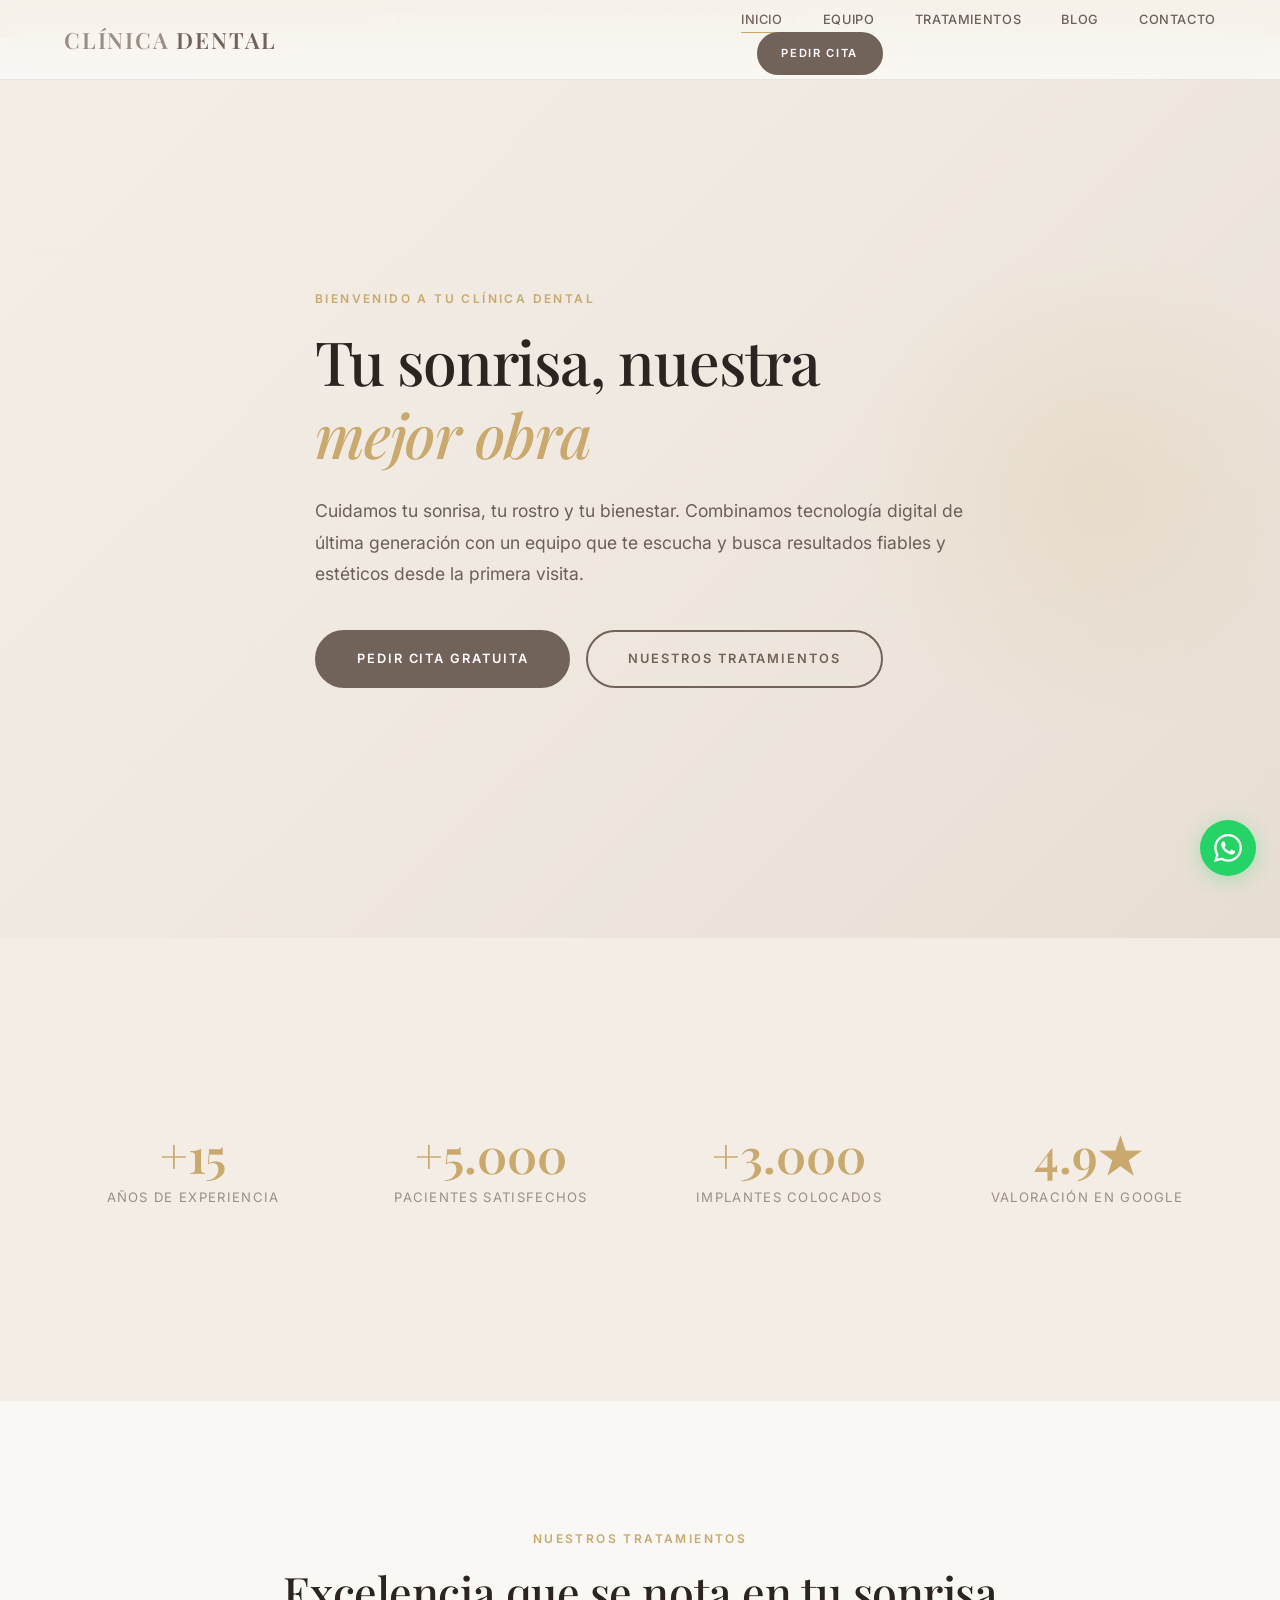
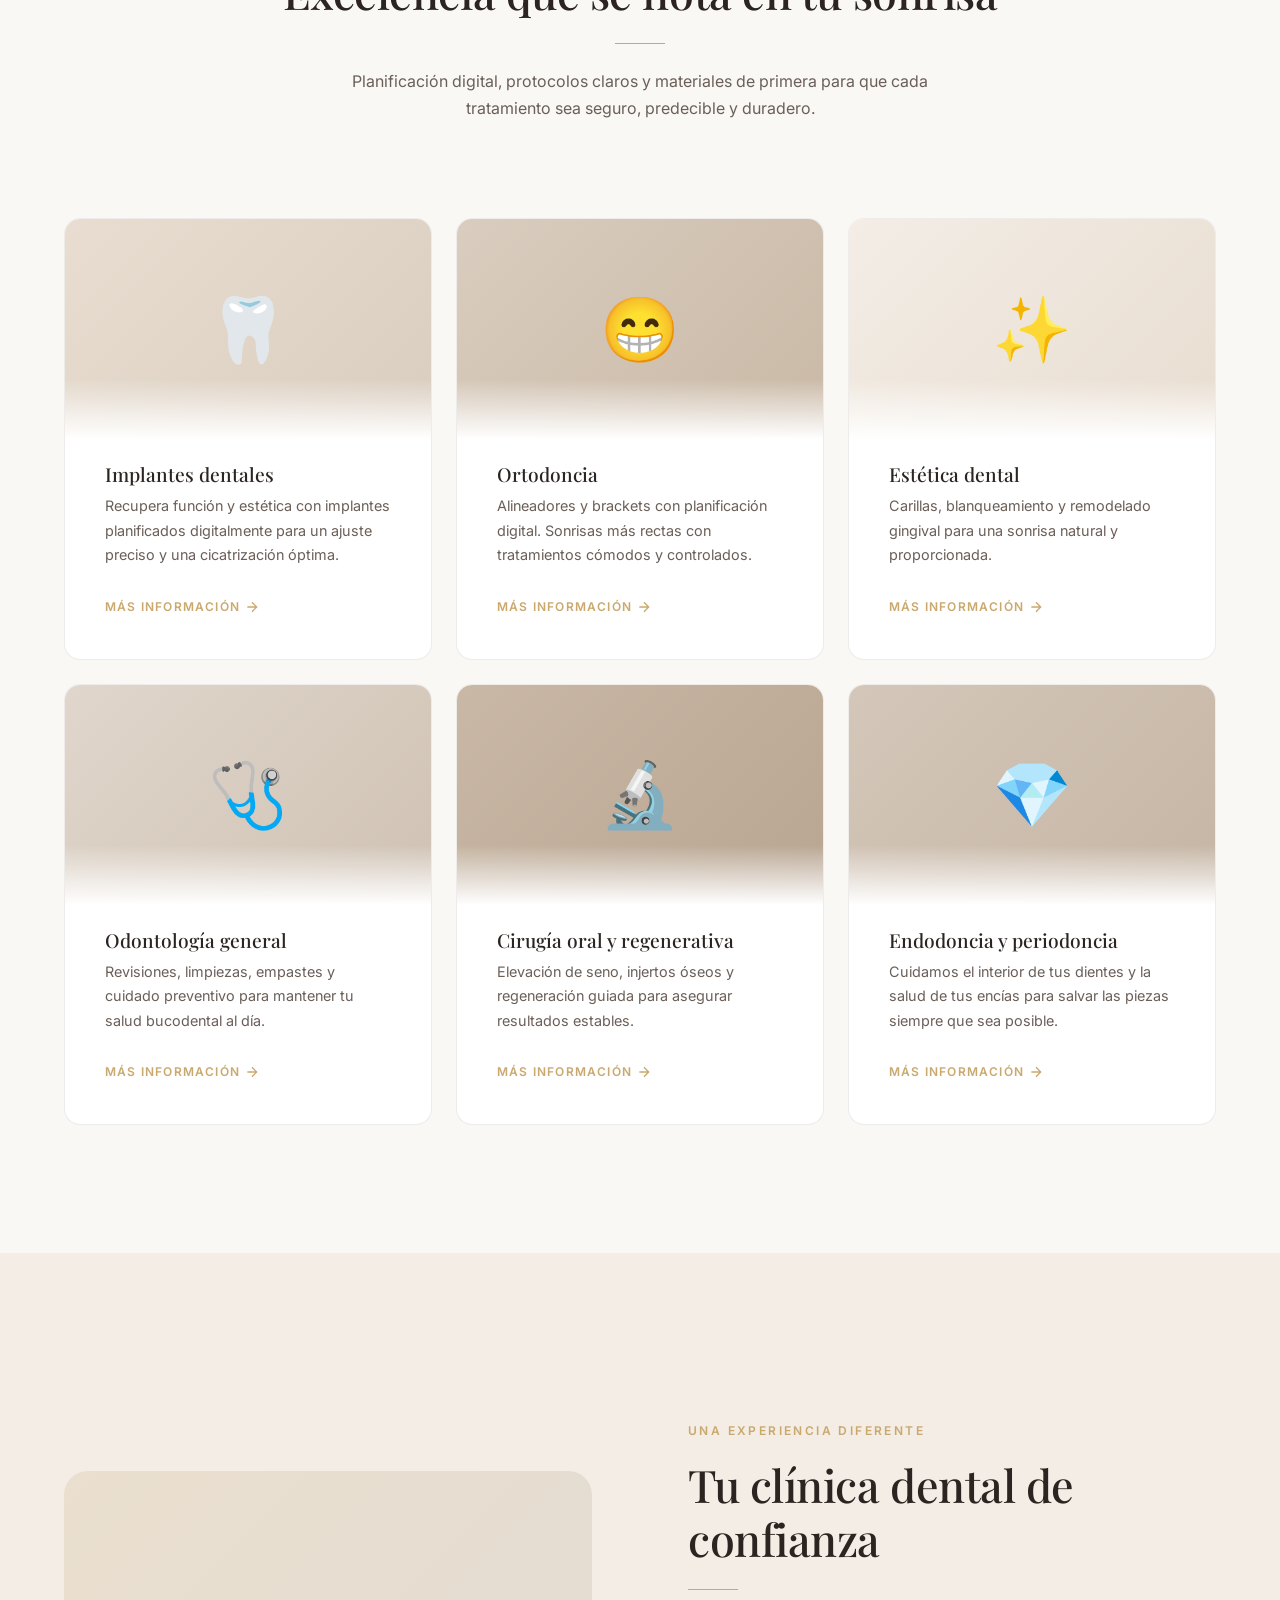
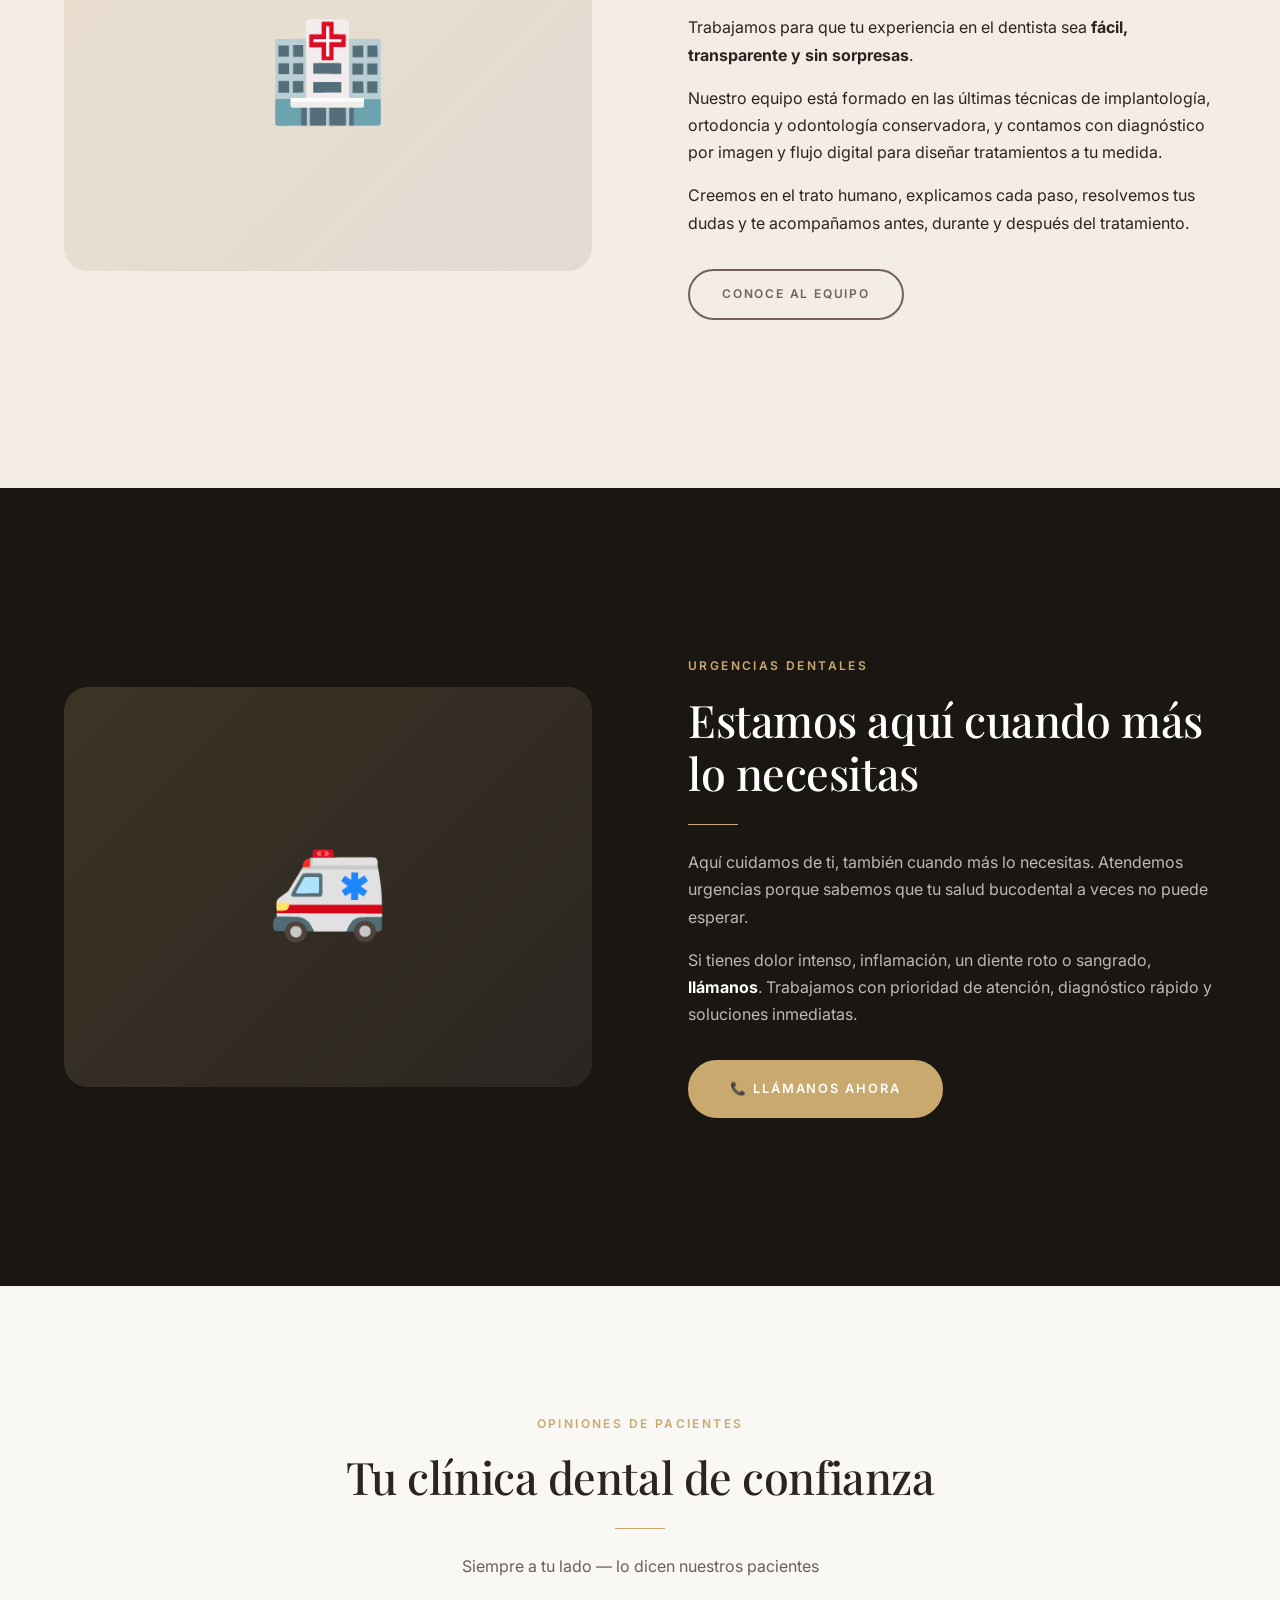
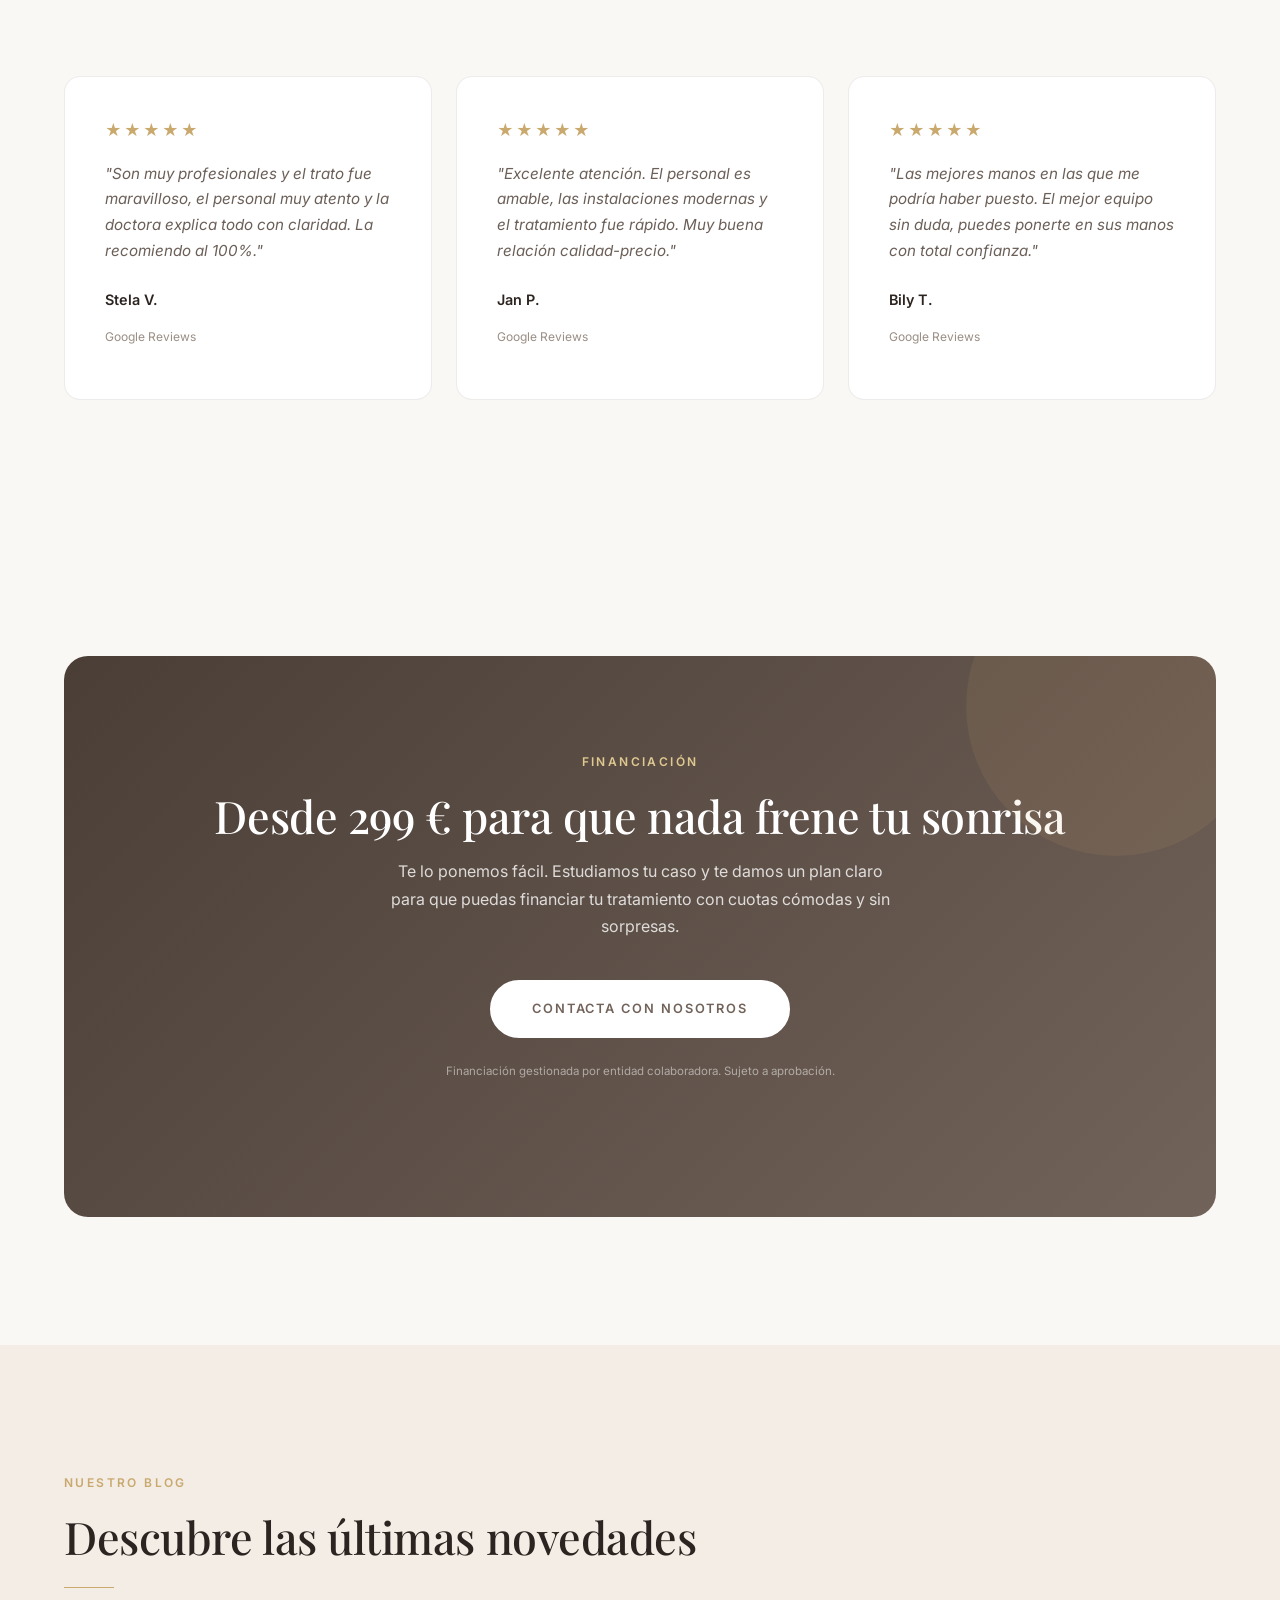
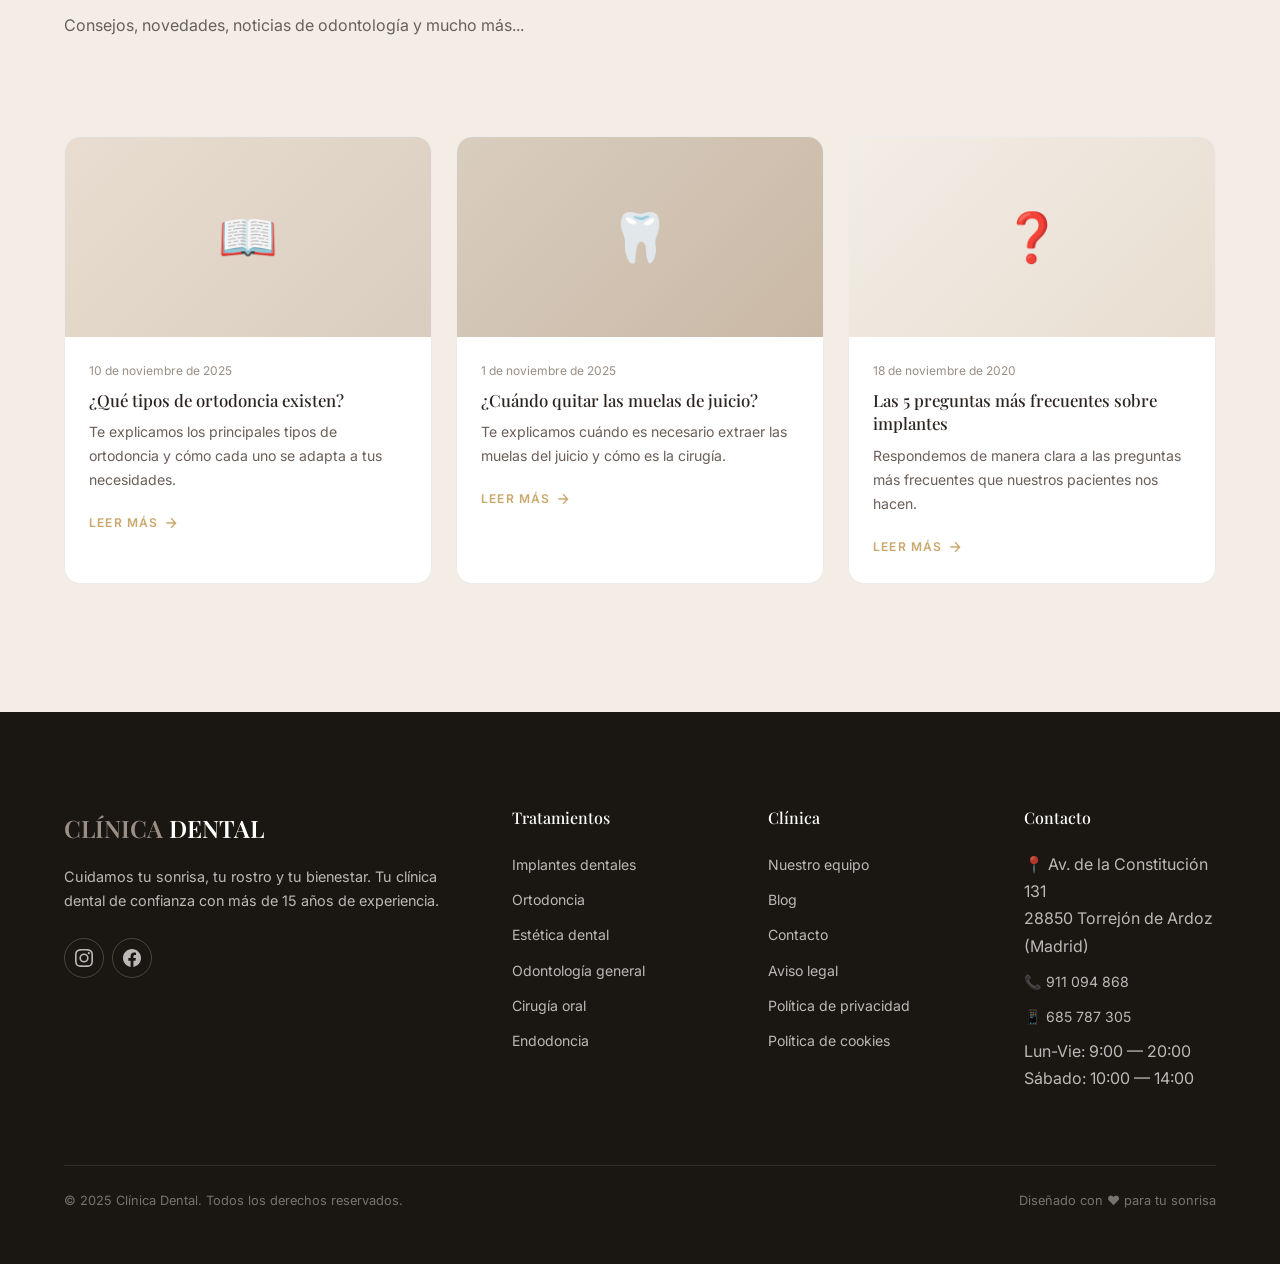
<file: index.html>
<!DOCTYPE html>
<html lang="es">

<head>
    <meta charset="UTF-8">
    <meta name="viewport" content="width=device-width, initial-scale=1.0">
    <title>Clínica Dental | Tu dentista de confianza</title>
    <meta name="description"
        content="Clínica dental de confianza. Cuidamos tu sonrisa con los tratamientos odontológicos más avanzados. Implantes, ortodoncia, estética dental y más.">
    <meta name="robots" content="index, follow">
    <link rel="stylesheet" href="styles.css">
    <link rel="icon" type="image/svg+xml"
        href="data:image/svg+xml,<svg xmlns='http://www.w3.org/2000/svg' viewBox='0 0 100 100'><text y='.9em' font-size='90'>🦷</text></svg>">
</head>

<body>

    <!-- Emergency bar -->
    <div class="emergency-bar">
        🦷 Urgencias dentales — Estamos aquí cuando más lo necesitas. <a href="javascript:void(0);">Llámanos ahora</a>
    </div>

    <!-- Header -->
    <header class="header" id="header">
        <div class="container header__inner">
            <a href="index.html" class="header__logo"><span>CLÍNICA</span> DENTAL</a>
            <nav>
                <ul class="nav__list" id="navList">
                    <li class="nav__item"><a href="index.html" class="nav__link active">Inicio</a></li>
                    <li class="nav__item"><a href="equipo.html" class="nav__link">Equipo</a></li>
                    <li class="nav__item">
                        <a href="javascript:void(0);" class="nav__link">Tratamientos</a>
                        <div class="nav__dropdown">
                            <a href="servicios/implantes.html">Implantes dentales</a>
                            <a href="servicios/ortodoncia.html">Ortodoncia</a>
                            <a href="servicios/estetica.html">Estética dental</a>
                            <a href="servicios/odontologia-general.html">Odontología general</a>
                            <a href="servicios/cirugia.html">Cirugía oral y regenerativa</a>
                            <a href="servicios/endodoncia.html">Endodoncia y periodoncia</a>
                        </div>
                    </li>
                    <li class="nav__item"><a href="blog.html" class="nav__link">Blog</a></li>
                    <li class="nav__item"><a href="contacto.html" class="nav__link">Contacto</a></li>
                </ul>
                <a href="contacto.html" class="btn btn--primary btn--sm nav__cta">Pedir cita</a>
            </nav>
            <button class="nav__toggle" id="navToggle" aria-label="Abrir menú">
                <span></span><span></span><span></span>
            </button>
        </div>
    </header>

    <!-- Hero -->
    <section class="hero">
        <div class="hero__overlay"></div>
        <div class="hero__deco"></div>
        <div class="container">
            <div class="hero__content fade-in">
                <span class="subtitle">Bienvenido a tu clínica dental</span>
                <h1 class="hero__title">Tu sonrisa, nuestra <em>mejor obra</em></h1>
                <p class="hero__text">Cuidamos tu sonrisa, tu rostro y tu bienestar. Combinamos tecnología digital de
                    última
                    generación con un equipo que te escucha y busca resultados fiables y estéticos desde la primera
                    visita.
                </p>
                <div class="hero__actions">
                    <a href="contacto.html" class="btn btn--primary btn--lg">Pedir cita gratuita</a>
                    <a href="#servicios" class="btn btn--outline btn--lg">Nuestros tratamientos</a>
                </div>
            </div>
        </div>
    </section>

    <!-- Stats -->
    <section class="section section--warm">
        <div class="container">
            <div class="stats">
                <div class="fade-in fade-delay-1">
                    <div class="stat__number">+15</div>
                    <div class="stat__label">Años de experiencia</div>
                </div>
                <div class="fade-in fade-delay-2">
                    <div class="stat__number">+5.000</div>
                    <div class="stat__label">Pacientes satisfechos</div>
                </div>
                <div class="fade-in fade-delay-3">
                    <div class="stat__number">+3.000</div>
                    <div class="stat__label">Implantes colocados</div>
                </div>
                <div class="fade-in fade-delay-4">
                    <div class="stat__number">4.9★</div>
                    <div class="stat__label">Valoración en Google</div>
                </div>
            </div>
        </div>
    </section>

    <!-- Services -->
    <section class="section" id="servicios">
        <div class="container">
            <div class="section__header section__header--center fade-in">
                <span class="subtitle">Nuestros tratamientos</span>
                <h2>Excelencia que se nota en tu sonrisa</h2>
                <hr class="divider divider--center">
                <p>Planificación digital, protocolos claros y materiales de primera para que cada tratamiento sea
                    seguro, predecible y duradero.</p>
            </div>

            <div class="services-grid">
                <!-- Service 1 -->
                <div class="service-card fade-in fade-delay-1">
                    <div class="service-card__img"
                        style="background: linear-gradient(135deg, #e8ddd0, #d9cdbf); height: 220px; display: flex; align-items: center; justify-content: center;">
                        <span style="font-size: 4rem;">🦷</span>
                    </div>
                    <div class="service-card__body">
                        <h3 class="service-card__title">Implantes dentales</h3>
                        <p class="service-card__text">Recupera función y estética con implantes planificados
                            digitalmente para un ajuste preciso y una cicatrización óptima.</p>
                        <a href="servicios/implantes.html" class="service-card__link">
                            Más información
                            <svg viewBox="0 0 24 24" fill="none" stroke="currentColor" stroke-width="2">
                                <path d="M5 12h14M12 5l7 7-7 7" />
                            </svg>
                        </a>
                    </div>
                </div>

                <!-- Service 2 -->
                <div class="service-card fade-in fade-delay-2">
                    <div class="service-card__img"
                        style="background: linear-gradient(135deg, #d9cdbf, #c9b8a5); height: 220px; display: flex; align-items: center; justify-content: center;">
                        <span style="font-size: 4rem;">😁</span>
                    </div>
                    <div class="service-card__body">
                        <h3 class="service-card__title">Ortodoncia</h3>
                        <p class="service-card__text">Alineadores y brackets con planificación digital. Sonrisas más
                            rectas con tratamientos cómodos y controlados.</p>
                        <a href="servicios/ortodoncia.html" class="service-card__link">
                            Más información
                            <svg viewBox="0 0 24 24" fill="none" stroke="currentColor" stroke-width="2">
                                <path d="M5 12h14M12 5l7 7-7 7" />
                            </svg>
                        </a>
                    </div>
                </div>

                <!-- Service 3 -->
                <div class="service-card fade-in fade-delay-3">
                    <div class="service-card__img"
                        style="background: linear-gradient(135deg, #f3ede6, #e8ddd0); height: 220px; display: flex; align-items: center; justify-content: center;">
                        <span style="font-size: 4rem;">✨</span>
                    </div>
                    <div class="service-card__body">
                        <h3 class="service-card__title">Estética dental</h3>
                        <p class="service-card__text">Carillas, blanqueamiento y remodelado gingival para una sonrisa
                            natural y proporcionada.</p>
                        <a href="servicios/estetica.html" class="service-card__link">
                            Más información
                            <svg viewBox="0 0 24 24" fill="none" stroke="currentColor" stroke-width="2">
                                <path d="M5 12h14M12 5l7 7-7 7" />
                            </svg>
                        </a>
                    </div>
                </div>

                <!-- Service 4 -->
                <div class="service-card fade-in fade-delay-1">
                    <div class="service-card__img"
                        style="background: linear-gradient(135deg, #e0d6cb, #cfc2b4); height: 220px; display: flex; align-items: center; justify-content: center;">
                        <span style="font-size: 4rem;">🩺</span>
                    </div>
                    <div class="service-card__body">
                        <h3 class="service-card__title">Odontología general</h3>
                        <p class="service-card__text">Revisiones, limpiezas, empastes y cuidado preventivo para mantener
                            tu salud bucodental al día.</p>
                        <a href="servicios/odontologia-general.html" class="service-card__link">
                            Más información
                            <svg viewBox="0 0 24 24" fill="none" stroke="currentColor" stroke-width="2">
                                <path d="M5 12h14M12 5l7 7-7 7" />
                            </svg>
                        </a>
                    </div>
                </div>

                <!-- Service 5 -->
                <div class="service-card fade-in fade-delay-2">
                    <div class="service-card__img"
                        style="background: linear-gradient(135deg, #c9b8a5, #b8a592); height: 220px; display: flex; align-items: center; justify-content: center;">
                        <span style="font-size: 4rem;">🔬</span>
                    </div>
                    <div class="service-card__body">
                        <h3 class="service-card__title">Cirugía oral y regenerativa</h3>
                        <p class="service-card__text">Elevación de seno, injertos óseos y regeneración guiada para
                            asegurar resultados estables.</p>
                        <a href="servicios/cirugia.html" class="service-card__link">
                            Más información
                            <svg viewBox="0 0 24 24" fill="none" stroke="currentColor" stroke-width="2">
                                <path d="M5 12h14M12 5l7 7-7 7" />
                            </svg>
                        </a>
                    </div>
                </div>

                <!-- Service 6 -->
                <div class="service-card fade-in fade-delay-3">
                    <div class="service-card__img"
                        style="background: linear-gradient(135deg, #d4c7b9, #c5b5a4); height: 220px; display: flex; align-items: center; justify-content: center;">
                        <span style="font-size: 4rem;">💎</span>
                    </div>
                    <div class="service-card__body">
                        <h3 class="service-card__title">Endodoncia y periodoncia</h3>
                        <p class="service-card__text">Cuidamos el interior de tus dientes y la salud de tus encías para
                            salvar las piezas siempre que sea posible.</p>
                        <a href="servicios/endodoncia.html" class="service-card__link">
                            Más información
                            <svg viewBox="0 0 24 24" fill="none" stroke="currentColor" stroke-width="2">
                                <path d="M5 12h14M12 5l7 7-7 7" />
                            </svg>
                        </a>
                    </div>
                </div>
            </div>
        </div>
    </section>

    <!-- About / Experience -->
    <section class="section section--warm">
        <div class="container">
            <div class="split">
                <div class="split__img fade-in-left">
                    <div
                        style="width: 100%; height: 400px; background: linear-gradient(135deg, #c9a96e33, #72635a22); border-radius: 16px; display: flex; align-items: center; justify-content: center; font-size: 6rem;">
                        🏥</div>
                </div>
                <div class="split__content fade-in-right">
                    <span class="subtitle">Una experiencia diferente</span>
                    <h2>Tu clínica dental de confianza</h2>
                    <hr class="divider">
                    <p>Trabajamos para que tu experiencia en el dentista sea <strong>fácil, transparente y sin
                            sorpresas</strong>.</p>
                    <p>Nuestro equipo está formado en las últimas técnicas de implantología, ortodoncia y odontología
                        conservadora, y contamos con diagnóstico por imagen y flujo digital para diseñar tratamientos a
                        tu medida.</p>
                    <p>Creemos en el trato humano, explicamos cada paso, resolvemos tus dudas y te acompañamos antes,
                        durante y después del tratamiento.</p>
                    <a href="equipo.html" class="btn btn--outline" style="margin-top: 1rem;">Conoce al equipo</a>
                </div>
            </div>
        </div>
    </section>

    <!-- Emergency -->
    <section class="section section--dark">
        <div class="container">
            <div class="split split--reverse">
                <div class="split__content fade-in-left" style="direction: ltr;">
                    <span class="subtitle" style="color: var(--color-gold);">Urgencias dentales</span>
                    <h2>Estamos aquí cuando más lo necesitas</h2>
                    <hr class="divider">
                    <p style="color: rgba(255,255,255,0.7);">Aquí cuidamos de ti, también cuando más lo necesitas.
                        Atendemos urgencias porque sabemos que tu salud bucodental a veces no puede esperar.</p>
                    <p style="color: rgba(255,255,255,0.7);">Si tienes dolor intenso, inflamación, un diente roto o
                        sangrado, <strong style="color:#fff;">llámanos</strong>. Trabajamos con prioridad de atención,
                        diagnóstico rápido y soluciones inmediatas.</p>
                    <a href="javascript:void(0);" class="btn btn--gold btn--lg" style="margin-top: 1rem;">
                        📞 Llámanos ahora
                    </a>
                </div>
                <div class="split__img fade-in-right" style="direction: ltr;">
                    <div
                        style="width: 100%; height: 400px; background: linear-gradient(135deg, #c9a96e33, #ffffff11); border-radius: 16px; display: flex; align-items: center; justify-content: center; font-size: 6rem;">
                        🚑</div>
                </div>
            </div>
        </div>
    </section>

    <!-- Testimonials -->
    <section class="section">
        <div class="container">
            <div class="section__header section__header--center fade-in">
                <span class="subtitle">Opiniones de pacientes</span>
                <h2>Tu clínica dental de confianza</h2>
                <hr class="divider divider--center">
                <p>Siempre a tu lado — lo dicen nuestros pacientes</p>
            </div>
            <div class="testimonials-grid">
                <div class="testimonial-card fade-in fade-delay-1">
                    <div class="testimonial-card__stars">★★★★★</div>
                    <p class="testimonial-card__text">"Son muy profesionales y el trato fue maravilloso, el personal muy
                        atento y la doctora explica todo con claridad. La recomiendo al 100%."</p>
                    <p class="testimonial-card__author">Stela V.</p>
                    <p class="testimonial-card__source">Google Reviews</p>
                </div>
                <div class="testimonial-card fade-in fade-delay-2">
                    <div class="testimonial-card__stars">★★★★★</div>
                    <p class="testimonial-card__text">"Excelente atención. El personal es amable, las instalaciones
                        modernas y el tratamiento fue rápido. Muy buena relación calidad-precio."</p>
                    <p class="testimonial-card__author">Jan P.</p>
                    <p class="testimonial-card__source">Google Reviews</p>
                </div>
                <div class="testimonial-card fade-in fade-delay-3">
                    <div class="testimonial-card__stars">★★★★★</div>
                    <p class="testimonial-card__text">"Las mejores manos en las que me podría haber puesto. El mejor
                        equipo sin duda, puedes ponerte en sus manos con total confianza."</p>
                    <p class="testimonial-card__author">Bily T.</p>
                    <p class="testimonial-card__source">Google Reviews</p>
                </div>
            </div>
        </div>
    </section>

    <!-- Financing CTA -->
    <section class="section">
        <div class="container">
            <div class="cta-banner fade-in">
                <div class="cta-banner__deco"></div>
                <span class="subtitle" style="color: var(--color-gold-light);">Financiación</span>
                <h2>Desde 299 € para que nada frene tu sonrisa</h2>
                <p>Te lo ponemos fácil. Estudiamos tu caso y te damos un plan claro para que puedas financiar tu
                    tratamiento con cuotas cómodas y sin sorpresas.</p>
                <a href="contacto.html" class="btn btn--white btn--lg">Contacta con nosotros</a>
                <p style="font-size: 0.72rem; margin-top: 1.5rem; color: rgba(255,255,255,0.5);">Financiación gestionada
                    por entidad colaboradora. Sujeto a aprobación.</p>
            </div>
        </div>
    </section>

    <!-- Blog Preview -->
    <section class="section section--warm">
        <div class="container">
            <div class="section__header fade-in">
                <span class="subtitle">Nuestro blog</span>
                <h2>Descubre las últimas novedades</h2>
                <hr class="divider">
                <p>Consejos, novedades, noticias de odontología y mucho más...</p>
            </div>
            <div class="blog-grid">
                <div class="blog-card fade-in fade-delay-1">
                    <div class="blog-card__img"
                        style="background: linear-gradient(135deg, #e8ddd0, #d9cdbf); height: 200px; display: flex; align-items: center; justify-content: center; font-size: 3rem;">
                        📖</div>
                    <div class="blog-card__body">
                        <p class="blog-card__date">10 de noviembre de 2025</p>
                        <h3 class="blog-card__title"><a href="blog.html">¿Qué tipos de ortodoncia existen?</a></h3>
                        <p class="blog-card__excerpt">Te explicamos los principales tipos de ortodoncia y cómo cada uno
                            se adapta a tus necesidades.</p>
                        <a href="blog.html" class="service-card__link">Leer más <svg viewBox="0 0 24 24" fill="none"
                                stroke="currentColor" stroke-width="2">
                                <path d="M5 12h14M12 5l7 7-7 7" />
                            </svg></a>
                    </div>
                </div>
                <div class="blog-card fade-in fade-delay-2">
                    <div class="blog-card__img"
                        style="background: linear-gradient(135deg, #d9cdbf, #c9b8a5); height: 200px; display: flex; align-items: center; justify-content: center; font-size: 3rem;">
                        🦷</div>
                    <div class="blog-card__body">
                        <p class="blog-card__date">1 de noviembre de 2025</p>
                        <h3 class="blog-card__title"><a href="blog.html">¿Cuándo quitar las muelas de juicio?</a></h3>
                        <p class="blog-card__excerpt">Te explicamos cuándo es necesario extraer las muelas del juicio y
                            cómo es la cirugía.</p>
                        <a href="blog.html" class="service-card__link">Leer más <svg viewBox="0 0 24 24" fill="none"
                                stroke="currentColor" stroke-width="2">
                                <path d="M5 12h14M12 5l7 7-7 7" />
                            </svg></a>
                    </div>
                </div>
                <div class="blog-card fade-in fade-delay-3">
                    <div class="blog-card__img"
                        style="background: linear-gradient(135deg, #f3ede6, #e8ddd0); height: 200px; display: flex; align-items: center; justify-content: center; font-size: 3rem;">
                        ❓</div>
                    <div class="blog-card__body">
                        <p class="blog-card__date">18 de noviembre de 2020</p>
                        <h3 class="blog-card__title"><a href="blog.html">Las 5 preguntas más frecuentes sobre
                                implantes</a></h3>
                        <p class="blog-card__excerpt">Respondemos de manera clara a las preguntas más frecuentes que
                            nuestros pacientes nos hacen.</p>
                        <a href="blog.html" class="service-card__link">Leer más <svg viewBox="0 0 24 24" fill="none"
                                stroke="currentColor" stroke-width="2">
                                <path d="M5 12h14M12 5l7 7-7 7" />
                            </svg></a>
                    </div>
                </div>
            </div>
        </div>
    </section>

    <!-- Footer -->
    <footer class="footer">
        <div class="container">
            <div class="footer__grid">
                <div>
                    <div class="footer__logo"><span>CLÍNICA</span> DENTAL</div>
                    <p class="footer__desc">Cuidamos tu sonrisa, tu rostro y tu bienestar. Tu clínica dental de
                        confianza con más de 15 años de experiencia.</p>
                    <div class="footer__social">
                        <a href="javascript:void(0);" aria-label="Instagram">
                            <svg width="18" height="18" viewBox="0 0 24 24" fill="currentColor">
                                <path
                                    d="M12 2.163c3.204 0 3.584.012 4.85.07 3.252.148 4.771 1.691 4.919 4.919.058 1.265.069 1.645.069 4.849 0 3.205-.012 3.584-.069 4.849-.149 3.225-1.664 4.771-4.919 4.919-1.266.058-1.644.07-4.85.07-3.204 0-3.584-.012-4.849-.07-3.26-.149-4.771-1.699-4.919-4.92-.058-1.265-.07-1.644-.07-4.849 0-3.204.013-3.583.07-4.849.149-3.227 1.664-4.771 4.919-4.919 1.266-.057 1.645-.069 4.849-.069zM12 0C8.741 0 8.333.014 7.053.072 2.695.272.273 2.69.073 7.052.014 8.333 0 8.741 0 12c0 3.259.014 3.668.072 4.948.2 4.358 2.618 6.78 6.98 6.98C8.333 23.986 8.741 24 12 24c3.259 0 3.668-.014 4.948-.072 4.354-.2 6.782-2.618 6.979-6.98.059-1.28.073-1.689.073-4.948 0-3.259-.014-3.667-.072-4.947-.196-4.354-2.617-6.78-6.979-6.98C15.668.014 15.259 0 12 0zm0 5.838a6.162 6.162 0 100 12.324 6.162 6.162 0 000-12.324zM12 16a4 4 0 110-8 4 4 0 010 8zm6.406-11.845a1.44 1.44 0 100 2.881 1.44 1.44 0 000-2.881z" />
                            </svg>
                        </a>
                        <a href="javascript:void(0);" aria-label="Facebook">
                            <svg width="18" height="18" viewBox="0 0 24 24" fill="currentColor">
                                <path
                                    d="M24 12.073c0-6.627-5.373-12-12-12s-12 5.373-12 12c0 5.99 4.388 10.954 10.125 11.854v-8.385H7.078v-3.47h3.047V9.43c0-3.007 1.792-4.669 4.533-4.669 1.312 0 2.686.235 2.686.235v2.953H15.83c-1.491 0-1.956.925-1.956 1.874v2.25h3.328l-.532 3.47h-2.796v8.385C19.612 23.027 24 18.062 24 12.073z" />
                            </svg>
                        </a>
                    </div>
                </div>
                <div>
                    <h4 class="footer__title">Tratamientos</h4>
                    <ul class="footer__links">
                        <li><a href="servicios/implantes.html">Implantes dentales</a></li>
                        <li><a href="servicios/ortodoncia.html">Ortodoncia</a></li>
                        <li><a href="servicios/estetica.html">Estética dental</a></li>
                        <li><a href="servicios/odontologia-general.html">Odontología general</a></li>
                        <li><a href="servicios/cirugia.html">Cirugía oral</a></li>
                        <li><a href="servicios/endodoncia.html">Endodoncia</a></li>
                    </ul>
                </div>
                <div>
                    <h4 class="footer__title">Clínica</h4>
                    <ul class="footer__links">
                        <li><a href="equipo.html">Nuestro equipo</a></li>
                        <li><a href="blog.html">Blog</a></li>
                        <li><a href="contacto.html">Contacto</a></li>
                        <li><a href="javascript:void(0);">Aviso legal</a></li>
                        <li><a href="javascript:void(0);">Política de privacidad</a></li>
                        <li><a href="javascript:void(0);">Política de cookies</a></li>
                    </ul>
                </div>
                <div>
                    <h4 class="footer__title">Contacto</h4>
                    <ul class="footer__links">
                        <li>📍 Av. de la Constitución 131<br>28850 Torrejón de Ardoz (Madrid)</li>
                        <li style="margin-top: 0.5rem;"><a href="javascript:void(0);">📞 911 094 868</a></li>
                        <li><a href="javascript:void(0);">📱 685 787 305</a></li>
                        <li style="margin-top: 0.5rem;">Lun-Vie: 9:00 — 20:00<br>Sábado: 10:00 — 14:00</li>
                    </ul>
                </div>
            </div>
            <div class="footer__bottom">
                <p>© 2025 Clínica Dental. Todos los derechos reservados.</p>
                <p>Diseñado con ❤️ para tu sonrisa</p>
            </div>
        </div>
    </footer>

    <!-- WhatsApp -->
    <a href="javascript:void(0);" class="whatsapp-btn" aria-label="WhatsApp">
        <svg viewBox="0 0 24 24" fill="currentColor">
            <path
                d="M17.472 14.382c-.297-.149-1.758-.867-2.03-.967-.273-.099-.471-.148-.67.15-.197.297-.767.966-.94 1.164-.173.199-.347.223-.644.075-.297-.15-1.255-.463-2.39-1.475-.883-.788-1.48-1.761-1.653-2.059-.173-.297-.018-.458.13-.606.134-.133.298-.347.446-.52.149-.174.198-.298.298-.497.099-.198.05-.371-.025-.52-.075-.149-.669-1.612-.916-2.207-.242-.579-.487-.5-.669-.51-.173-.008-.371-.01-.57-.01-.198 0-.52.074-.792.372-.272.297-1.04 1.016-1.04 2.479 0 1.462 1.065 2.875 1.213 3.074.149.198 2.096 3.2 5.077 4.487.709.306 1.262.489 1.694.625.712.227 1.36.195 1.871.118.571-.085 1.758-.719 2.006-1.413.248-.694.248-1.289.173-1.413-.074-.124-.272-.198-.57-.347m-5.421 7.403h-.004a9.87 9.87 0 01-5.031-1.378l-.361-.214-3.741.982.998-3.648-.235-.374a9.86 9.86 0 01-1.51-5.26c.001-5.45 4.436-9.884 9.888-9.884 2.64 0 5.122 1.03 6.988 2.898a9.825 9.825 0 012.893 6.994c-.003 5.45-4.437 9.884-9.885 9.884m8.413-18.297A11.815 11.815 0 0012.05 0C5.495 0 .16 5.335.157 11.892c0 2.096.547 4.142 1.588 5.945L.057 24l6.305-1.654a11.882 11.882 0 005.683 1.448h.005c6.554 0 11.89-5.335 11.893-11.893a11.821 11.821 0 00-3.48-8.413z" />
        </svg>
    </a>

    <!-- Back to top -->
    <a href="javascript:void(0);" class="back-to-top" aria-label="Volver arriba">
        <svg width="18" height="18" viewBox="0 0 24 24" fill="none" stroke="currentColor" stroke-width="2">
            <path d="M18 15l-6-6-6 6" />
        </svg>
    </a>

    <script src="main.js"></script>
</body>

</html>
</file>
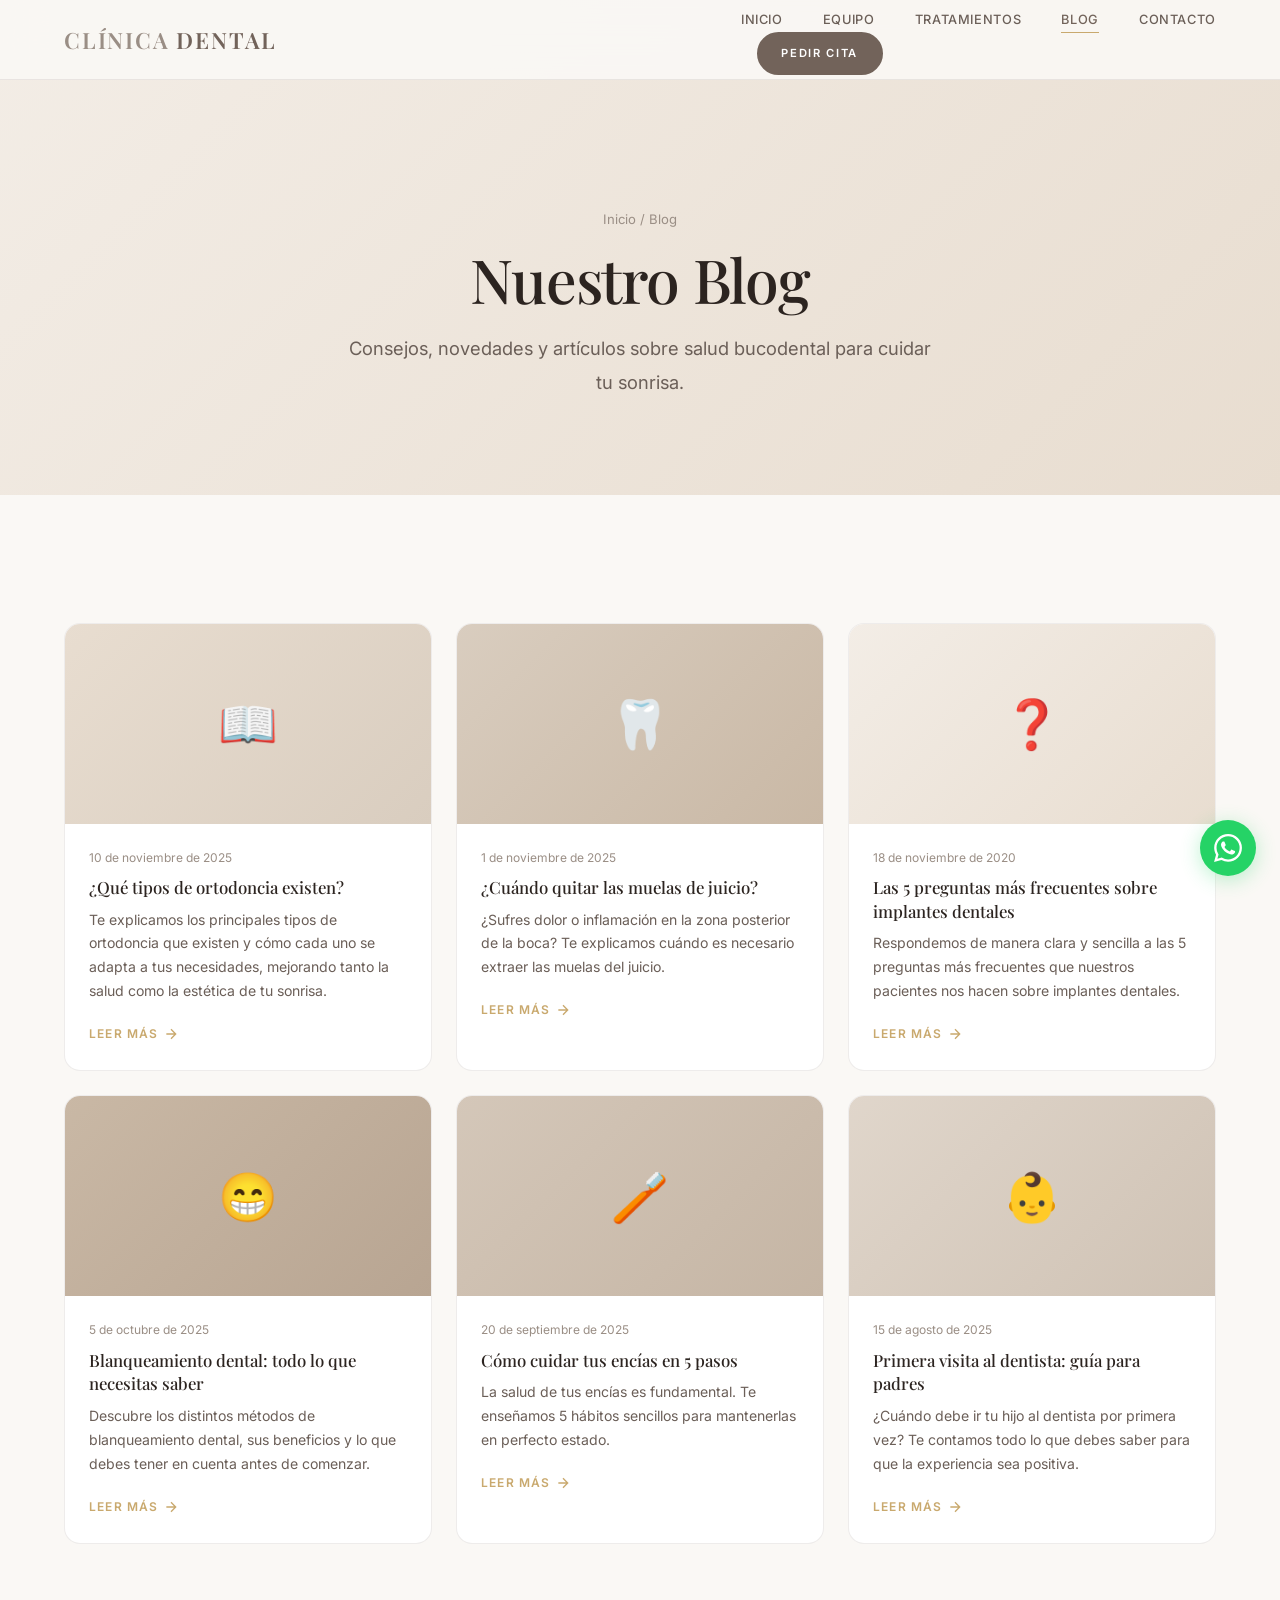
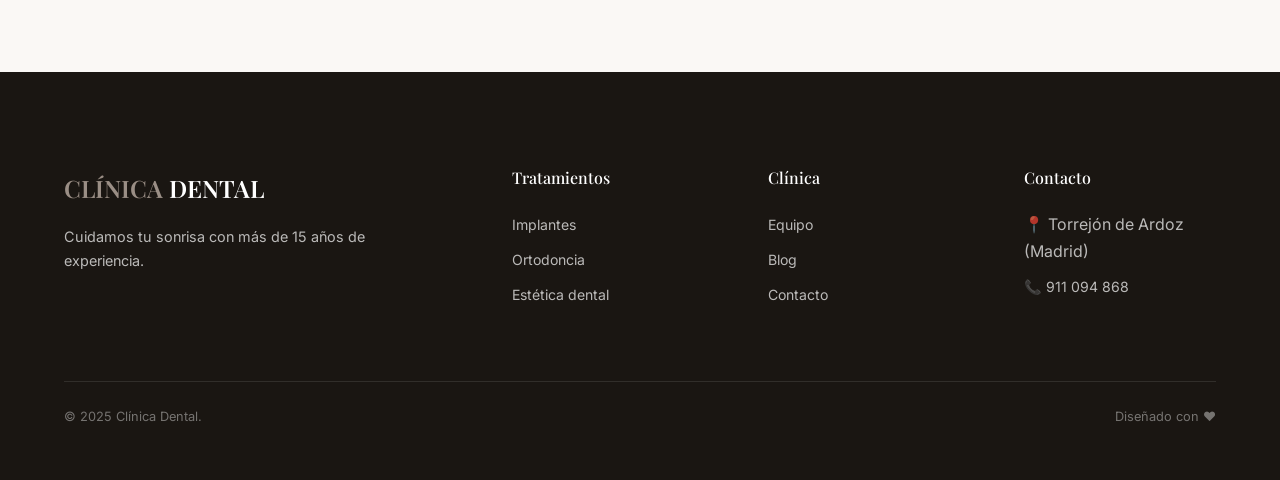
<file: blog.html>
<!DOCTYPE html>
<html lang="es">

<head>
    <meta charset="UTF-8">
    <meta name="viewport" content="width=device-width, initial-scale=1.0">
    <title>Blog | Clínica Dental</title>
    <meta name="description"
        content="Blog de salud bucodental. Consejos, novedades y artículos sobre odontología, implantes, ortodoncia y más.">
    <link rel="stylesheet" href="styles.css">
    <link rel="icon" type="image/svg+xml"
        href="data:image/svg+xml,<svg xmlns='http://www.w3.org/2000/svg' viewBox='0 0 100 100'><text y='.9em' font-size='90'>🦷</text></svg>">
</head>

<body>
    <header class="header">
        <div class="container header__inner"><a href="index.html" class="header__logo"><span>CLÍNICA</span> DENTAL</a>
            <nav>
                <ul class="nav__list" id="navList">
                    <li class="nav__item"><a href="index.html" class="nav__link">Inicio</a></li>
                    <li class="nav__item"><a href="equipo.html" class="nav__link">Equipo</a></li>
                    <li class="nav__item"><a href="javascript:void(0);" class="nav__link">Tratamientos</a>
                        <div class="nav__dropdown"><a href="servicios/implantes.html">Implantes dentales</a><a
                                href="servicios/ortodoncia.html">Ortodoncia</a><a
                                href="servicios/estetica.html">Estética dental</a><a
                                href="servicios/odontologia-general.html">Odontología general</a><a
                                href="servicios/cirugia.html">Cirugía oral y regenerativa</a><a
                                href="servicios/endodoncia.html">Endodoncia y periodoncia</a></div>
                    </li>
                    <li class="nav__item"><a href="blog.html" class="nav__link active">Blog</a></li>
                    <li class="nav__item"><a href="contacto.html" class="nav__link">Contacto</a></li>
                </ul><a href="contacto.html" class="btn btn--primary btn--sm nav__cta">Pedir cita</a>
            </nav><button class="nav__toggle" id="navToggle"
                aria-label="Abrir menú"><span></span><span></span><span></span></button>
        </div>
    </header>

    <section class="page-hero">
        <div class="container">
            <p class="page-hero__breadcrumb"><a href="index.html">Inicio</a> / Blog</p>
            <h1 class="page-hero__title fade-in">Nuestro Blog</h1>
            <p class="lead fade-in" style="max-width:600px;margin:0 auto;">Consejos, novedades y artículos sobre salud
                bucodental para cuidar tu sonrisa.</p>
        </div>
    </section>

    <section class="section">
        <div class="container">
            <div class="blog-grid">
                <div class="blog-card fade-in fade-delay-1">
                    <div class="blog-card__img"
                        style="background:linear-gradient(135deg,#e8ddd0,#d9cdbf);height:200px;display:flex;align-items:center;justify-content:center;font-size:3rem;">
                        📖</div>
                    <div class="blog-card__body">
                        <p class="blog-card__date">10 de noviembre de 2025</p>
                        <h3 class="blog-card__title"><a href="javascript:void(0);">¿Qué tipos de ortodoncia existen?</a></h3>
                        <p class="blog-card__excerpt">Te explicamos los principales tipos de ortodoncia que existen y
                            cómo cada uno se adapta a tus necesidades, mejorando tanto la salud como la estética de tu
                            sonrisa.</p>
                        <a href="javascript:void(0);" class="service-card__link">Leer más <svg viewBox="0 0 24 24" fill="none"
                                stroke="currentColor" stroke-width="2">
                                <path d="M5 12h14M12 5l7 7-7 7" />
                            </svg></a>
                    </div>
                </div>
                <div class="blog-card fade-in fade-delay-2">
                    <div class="blog-card__img"
                        style="background:linear-gradient(135deg,#d9cdbf,#c9b8a5);height:200px;display:flex;align-items:center;justify-content:center;font-size:3rem;">
                        🦷</div>
                    <div class="blog-card__body">
                        <p class="blog-card__date">1 de noviembre de 2025</p>
                        <h3 class="blog-card__title"><a href="javascript:void(0);">¿Cuándo quitar las muelas de juicio?</a></h3>
                        <p class="blog-card__excerpt">¿Sufres dolor o inflamación en la zona posterior de la boca? Te
                            explicamos cuándo es necesario extraer las muelas del juicio.</p>
                        <a href="javascript:void(0);" class="service-card__link">Leer más <svg viewBox="0 0 24 24" fill="none"
                                stroke="currentColor" stroke-width="2">
                                <path d="M5 12h14M12 5l7 7-7 7" />
                            </svg></a>
                    </div>
                </div>
                <div class="blog-card fade-in fade-delay-3">
                    <div class="blog-card__img"
                        style="background:linear-gradient(135deg,#f3ede6,#e8ddd0);height:200px;display:flex;align-items:center;justify-content:center;font-size:3rem;">
                        ❓</div>
                    <div class="blog-card__body">
                        <p class="blog-card__date">18 de noviembre de 2020</p>
                        <h3 class="blog-card__title"><a href="javascript:void(0);">Las 5 preguntas más frecuentes sobre implantes
                                dentales</a></h3>
                        <p class="blog-card__excerpt">Respondemos de manera clara y sencilla a las 5 preguntas más
                            frecuentes que nuestros pacientes nos hacen sobre implantes dentales.</p>
                        <a href="javascript:void(0);" class="service-card__link">Leer más <svg viewBox="0 0 24 24" fill="none"
                                stroke="currentColor" stroke-width="2">
                                <path d="M5 12h14M12 5l7 7-7 7" />
                            </svg></a>
                    </div>
                </div>
                <div class="blog-card fade-in fade-delay-1">
                    <div class="blog-card__img"
                        style="background:linear-gradient(135deg,#c9b8a5,#b8a592);height:200px;display:flex;align-items:center;justify-content:center;font-size:3rem;">
                        😁</div>
                    <div class="blog-card__body">
                        <p class="blog-card__date">5 de octubre de 2025</p>
                        <h3 class="blog-card__title"><a href="javascript:void(0);">Blanqueamiento dental: todo lo que necesitas saber</a>
                        </h3>
                        <p class="blog-card__excerpt">Descubre los distintos métodos de blanqueamiento dental, sus
                            beneficios y lo que debes tener en cuenta antes de comenzar.</p>
                        <a href="javascript:void(0);" class="service-card__link">Leer más <svg viewBox="0 0 24 24" fill="none"
                                stroke="currentColor" stroke-width="2">
                                <path d="M5 12h14M12 5l7 7-7 7" />
                            </svg></a>
                    </div>
                </div>
                <div class="blog-card fade-in fade-delay-2">
                    <div class="blog-card__img"
                        style="background:linear-gradient(135deg,#d4c7b9,#c5b5a4);height:200px;display:flex;align-items:center;justify-content:center;font-size:3rem;">
                        🪥</div>
                    <div class="blog-card__body">
                        <p class="blog-card__date">20 de septiembre de 2025</p>
                        <h3 class="blog-card__title"><a href="javascript:void(0);">Cómo cuidar tus encías en 5 pasos</a></h3>
                        <p class="blog-card__excerpt">La salud de tus encías es fundamental. Te enseñamos 5 hábitos
                            sencillos para mantenerlas en perfecto estado.</p>
                        <a href="javascript:void(0);" class="service-card__link">Leer más <svg viewBox="0 0 24 24" fill="none"
                                stroke="currentColor" stroke-width="2">
                                <path d="M5 12h14M12 5l7 7-7 7" />
                            </svg></a>
                    </div>
                </div>
                <div class="blog-card fade-in fade-delay-3">
                    <div class="blog-card__img"
                        style="background:linear-gradient(135deg,#e0d6cb,#cfc2b4);height:200px;display:flex;align-items:center;justify-content:center;font-size:3rem;">
                        👶</div>
                    <div class="blog-card__body">
                        <p class="blog-card__date">15 de agosto de 2025</p>
                        <h3 class="blog-card__title"><a href="javascript:void(0);">Primera visita al dentista: guía para padres</a></h3>
                        <p class="blog-card__excerpt">¿Cuándo debe ir tu hijo al dentista por primera vez? Te contamos
                            todo lo que debes saber para que la experiencia sea positiva.</p>
                        <a href="javascript:void(0);" class="service-card__link">Leer más <svg viewBox="0 0 24 24" fill="none"
                                stroke="currentColor" stroke-width="2">
                                <path d="M5 12h14M12 5l7 7-7 7" />
                            </svg></a>
                    </div>
                </div>
            </div>
        </div>
    </section>

    <footer class="footer">
        <div class="container">
            <div class="footer__grid">
                <div>
                    <div class="footer__logo"><span>CLÍNICA</span> DENTAL</div>
                    <p class="footer__desc">Cuidamos tu sonrisa con más de 15 años de experiencia.</p>
                </div>
                <div>
                    <h4 class="footer__title">Tratamientos</h4>
                    <ul class="footer__links">
                        <li><a href="servicios/implantes.html">Implantes</a></li>
                        <li><a href="servicios/ortodoncia.html">Ortodoncia</a></li>
                        <li><a href="servicios/estetica.html">Estética dental</a></li>
                    </ul>
                </div>
                <div>
                    <h4 class="footer__title">Clínica</h4>
                    <ul class="footer__links">
                        <li><a href="equipo.html">Equipo</a></li>
                        <li><a href="blog.html">Blog</a></li>
                        <li><a href="contacto.html">Contacto</a></li>
                    </ul>
                </div>
                <div>
                    <h4 class="footer__title">Contacto</h4>
                    <ul class="footer__links">
                        <li>📍 Torrejón de Ardoz (Madrid)</li>
                        <li><a href="javascript:void(0);">📞 911 094 868</a></li>
                    </ul>
                </div>
            </div>
            <div class="footer__bottom">
                <p>© 2025 Clínica Dental.</p>
                <p>Diseñado con ❤️</p>
            </div>
        </div>
    </footer>

    <a href="javascript:void(0);" class="whatsapp-btn" target="_blank"
        aria-label="WhatsApp"><svg viewBox="0 0 24 24" fill="currentColor">
            <path
                d="M17.472 14.382c-.297-.149-1.758-.867-2.03-.967-.273-.099-.471-.148-.67.15-.197.297-.767.966-.94 1.164-.173.199-.347.223-.644.075-.297-.15-1.255-.463-2.39-1.475-.883-.788-1.48-1.761-1.653-2.059-.173-.297-.018-.458.13-.606.134-.133.298-.347.446-.52.149-.174.198-.298.298-.497.099-.198.05-.371-.025-.52-.075-.149-.669-1.612-.916-2.207-.242-.579-.487-.5-.669-.51-.173-.008-.371-.01-.57-.01-.198 0-.52.074-.792.372-.272.297-1.04 1.016-1.04 2.479 0 1.462 1.065 2.875 1.213 3.074.149.198 2.096 3.2 5.077 4.487.709.306 1.262.489 1.694.625.712.227 1.36.195 1.871.118.571-.085 1.758-.719 2.006-1.413.248-.694.248-1.289.173-1.413-.074-.124-.272-.198-.57-.347m-5.421 7.403h-.004a9.87 9.87 0 01-5.031-1.378l-.361-.214-3.741.982.998-3.648-.235-.374a9.86 9.86 0 01-1.51-5.26c.001-5.45 4.436-9.884 9.888-9.884 2.64 0 5.122 1.03 6.988 2.898a9.825 9.825 0 012.893 6.994c-.003 5.45-4.437 9.884-9.885 9.884m8.413-18.297A11.815 11.815 0 0012.05 0C5.495 0 .16 5.335.157 11.892c0 2.096.547 4.142 1.588 5.945L.057 24l6.305-1.654a11.882 11.882 0 005.683 1.448h.005c6.554 0 11.89-5.335 11.893-11.893a11.821 11.821 0 00-3.48-8.413z" />
        </svg></a>
    <a href="javascript:void(0);" class="back-to-top" aria-label="Volver arriba"><svg width="18" height="18" viewBox="0 0 24 24"
            fill="none" stroke="currentColor" stroke-width="2">
            <path d="M18 15l-6-6-6 6" />
        </svg></a>
    <script src="main.js"></script>
</body>

</html>
</file>
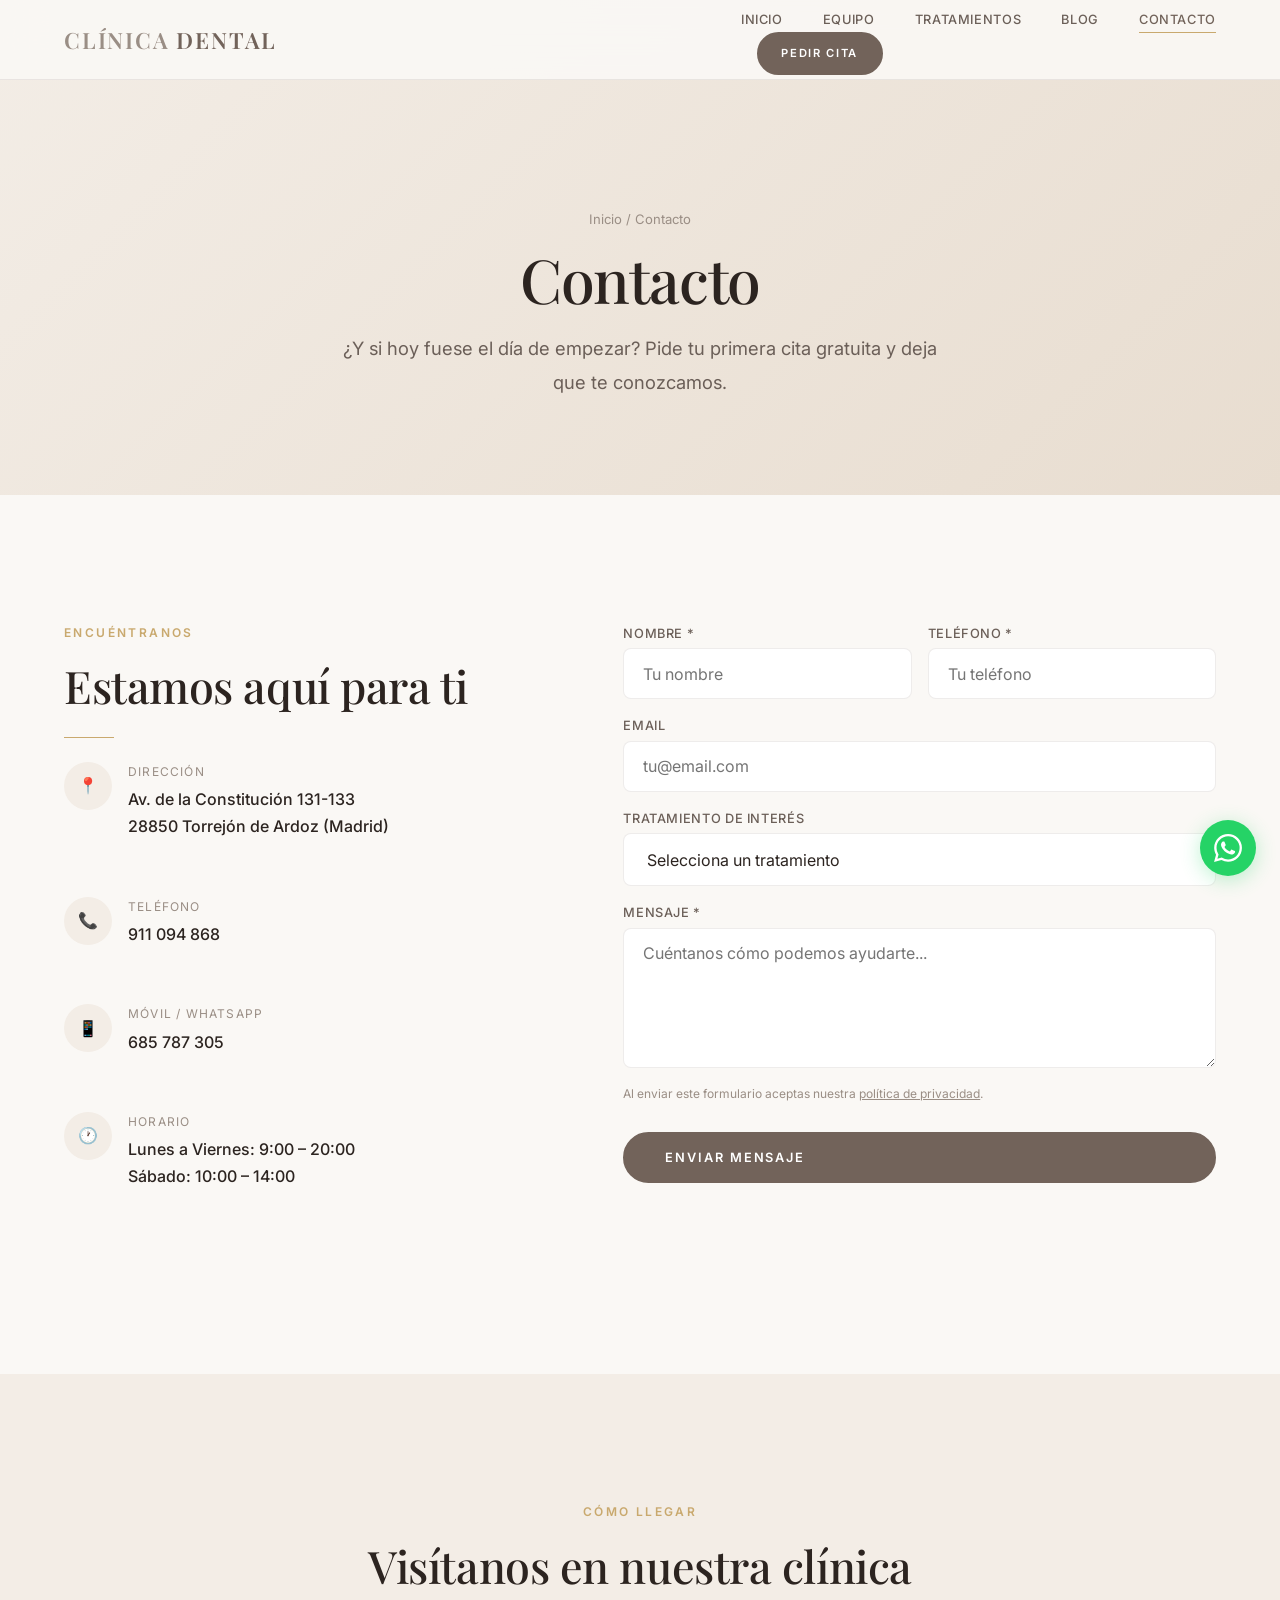
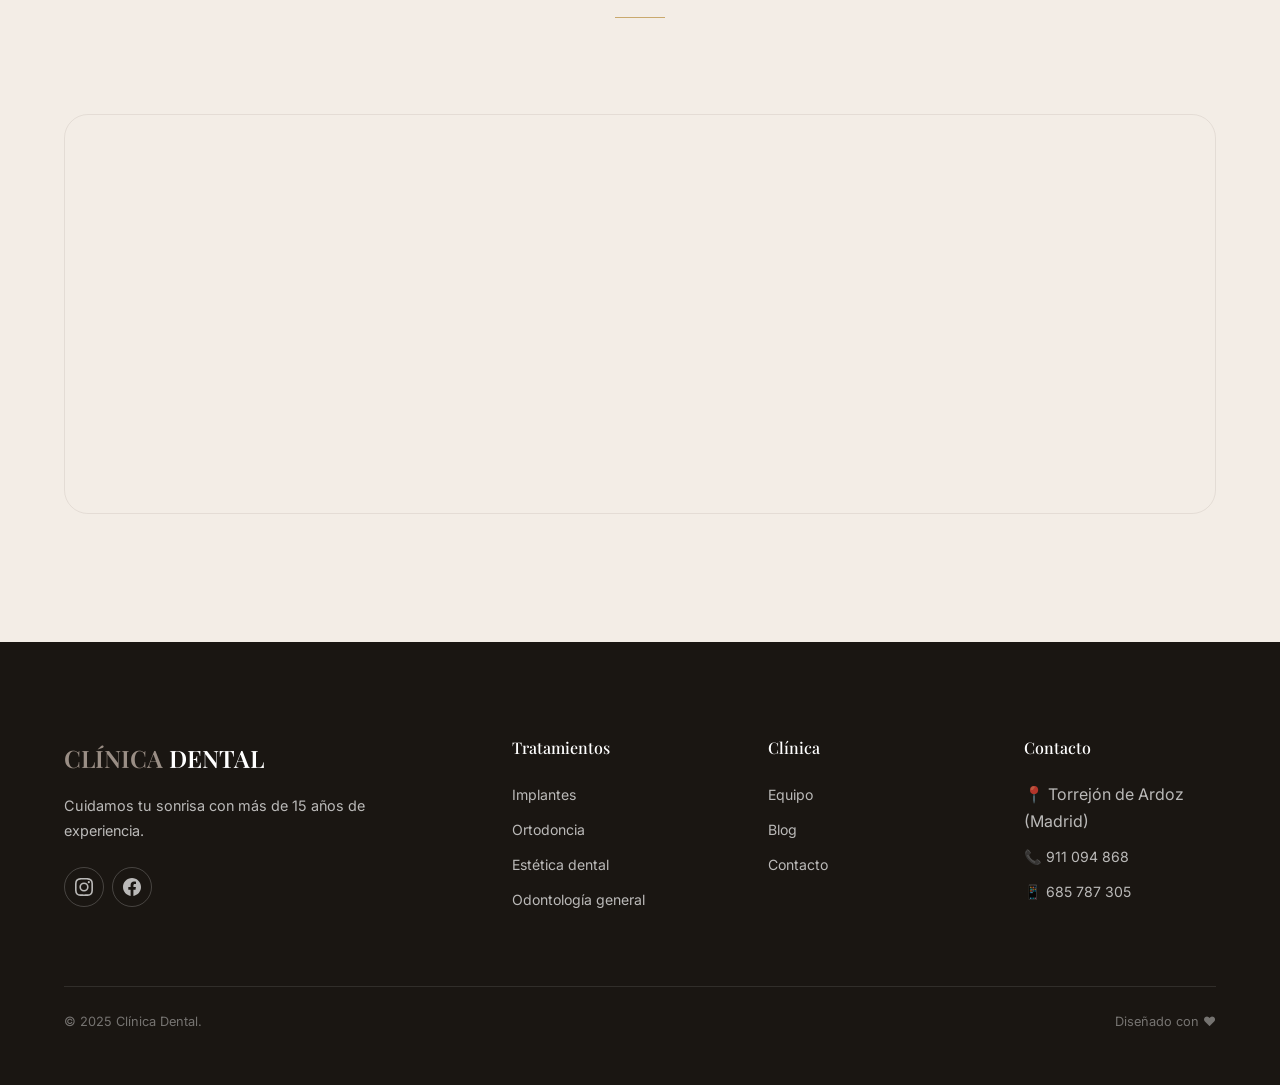
<file: contacto.html>
<!DOCTYPE html>
<html lang="es">

<head>
    <meta charset="UTF-8">
    <meta name="viewport" content="width=device-width, initial-scale=1.0">
    <title>Contacto | Clínica Dental</title>
    <meta name="description"
        content="Contacta con nuestra clínica dental. Pide tu cita online, llámanos o visítanos en Torrejón de Ardoz (Madrid).">
    <link rel="stylesheet" href="styles.css">
    <link rel="icon" type="image/svg+xml"
        href="data:image/svg+xml,<svg xmlns='http://www.w3.org/2000/svg' viewBox='0 0 100 100'><text y='.9em' font-size='90'>🦷</text></svg>">
</head>

<body>
    <header class="header">
        <div class="container header__inner"><a href="index.html" class="header__logo"><span>CLÍNICA</span> DENTAL</a>
            <nav>
                <ul class="nav__list" id="navList">
                    <li class="nav__item"><a href="index.html" class="nav__link">Inicio</a></li>
                    <li class="nav__item"><a href="equipo.html" class="nav__link">Equipo</a></li>
                    <li class="nav__item"><a href="javascript:void(0);" class="nav__link">Tratamientos</a>
                        <div class="nav__dropdown"><a href="servicios/implantes.html">Implantes dentales</a><a
                                href="servicios/ortodoncia.html">Ortodoncia</a><a
                                href="servicios/estetica.html">Estética dental</a><a
                                href="servicios/odontologia-general.html">Odontología general</a><a
                                href="servicios/cirugia.html">Cirugía oral y regenerativa</a><a
                                href="servicios/endodoncia.html">Endodoncia y periodoncia</a></div>
                    </li>
                    <li class="nav__item"><a href="blog.html" class="nav__link">Blog</a></li>
                    <li class="nav__item"><a href="contacto.html" class="nav__link active">Contacto</a></li>
                </ul><a href="contacto.html" class="btn btn--primary btn--sm nav__cta">Pedir cita</a>
            </nav><button class="nav__toggle" id="navToggle"
                aria-label="Abrir menú"><span></span><span></span><span></span></button>
        </div>
    </header>

    <section class="page-hero">
        <div class="container">
            <p class="page-hero__breadcrumb"><a href="index.html">Inicio</a> / Contacto</p>
            <h1 class="page-hero__title fade-in">Contacto</h1>
            <p class="lead fade-in" style="max-width:600px;margin:0 auto;">¿Y si hoy fuese el día de empezar? Pide tu
                primera cita gratuita y deja que te conozcamos.</p>
        </div>
    </section>

    <section class="section">
        <div class="container">
            <div class="contact-grid">
                <!-- Info -->
                <div class="fade-in-left">
                    <span class="subtitle">Encuéntranos</span>
                    <h2>Estamos aquí para ti</h2>
                    <hr class="divider">

                    <div class="contact-info__item">
                        <div class="contact-info__icon">📍</div>
                        <div>
                            <p class="contact-info__label">Dirección</p>
                            <p class="contact-info__value">Av. de la Constitución 131-133<br>28850 Torrejón de Ardoz
                                (Madrid)</p>
                        </div>
                    </div>
                    <div class="contact-info__item">
                        <div class="contact-info__icon">📞</div>
                        <div>
                            <p class="contact-info__label">Teléfono</p>
                            <p class="contact-info__value"><a href="javascript:void(0);">911 094 868</a></p>
                        </div>
                    </div>
                    <div class="contact-info__item">
                        <div class="contact-info__icon">📱</div>
                        <div>
                            <p class="contact-info__label">Móvil / WhatsApp</p>
                            <p class="contact-info__value"><a href="javascript:void(0);">685 787 305</a></p>
                        </div>
                    </div>
                    <div class="contact-info__item">
                        <div class="contact-info__icon">🕐</div>
                        <div>
                            <p class="contact-info__label">Horario</p>
                            <p class="contact-info__value">Lunes a Viernes: 9:00 – 20:00<br>Sábado: 10:00 – 14:00</p>
                        </div>
                    </div>
                </div>

                <!-- Form -->
                <div class="fade-in-right">
                    <form class="form" id="contactForm">
                        <div class="form__row">
                            <div class="form__group">
                                <label class="form__label" for="name">Nombre *</label>
                                <input class="form__input" type="text" id="name" name="name" required
                                    placeholder="Tu nombre">
                            </div>
                            <div class="form__group">
                                <label class="form__label" for="phone">Teléfono *</label>
                                <input class="form__input" type="tel" id="phone" name="phone" required
                                    placeholder="Tu teléfono">
                            </div>
                        </div>
                        <div class="form__group">
                            <label class="form__label" for="email">Email</label>
                            <input class="form__input" type="email" id="email" name="email" placeholder="tu@email.com">
                        </div>
                        <div class="form__group">
                            <label class="form__label" for="service">Tratamiento de interés</label>
                            <select class="form__input" id="service" name="service">
                                <option value="">Selecciona un tratamiento</option>
                                <option>Implantes dentales</option>
                                <option>Ortodoncia</option>
                                <option>Estética dental</option>
                                <option>Odontología general</option>
                                <option>Cirugía oral</option>
                                <option>Endodoncia y periodoncia</option>
                                <option>Primera consulta</option>
                                <option>Urgencia dental</option>
                                <option>Otro</option>
                            </select>
                        </div>
                        <div class="form__group">
                            <label class="form__label" for="message">Mensaje *</label>
                            <textarea class="form__textarea" id="message" name="message" required
                                placeholder="Cuéntanos cómo podemos ayudarte..."></textarea>
                        </div>
                        <p style="font-size:0.75rem;color:var(--color-text-muted);">Al enviar este formulario aceptas
                            nuestra <a href="javascript:void(0);" style="text-decoration:underline;">política de privacidad</a>.</p>
                        <button type="submit" class="btn btn--primary btn--lg">Enviar mensaje</button>
                    </form>
                </div>
            </div>
        </div>
    </section>

    <!-- Map -->
    <section class="section section--warm">
        <div class="container fade-in">
            <div class="section__header section__header--center">
                <span class="subtitle">Cómo llegar</span>
                <h2>Visítanos en nuestra clínica</h2>
                <hr class="divider divider--center">
            </div>
            <div class="map-container">
                <iframe
                    src="https://www.google.com/maps/embed?pb=!1m18!1m12!1m3!1d3033.8!2d-3.47!3d40.45!2m3!1f0!2f0!3f0!3m2!1i1024!2i768!4f13.1!3m3!1m2!1s0x0%3A0x0!2zNDDCsDI3JzAwLjAiTiAzwrAyOCcxMi4wIlc!5e0!3m2!1ses!2ses!4v1!"
                    allowfullscreen loading="lazy" title="Mapa de la clínica"></iframe>
            </div>
        </div>
    </section>

    <footer class="footer">
        <div class="container">
            <div class="footer__grid">
                <div>
                    <div class="footer__logo"><span>CLÍNICA</span> DENTAL</div>
                    <p class="footer__desc">Cuidamos tu sonrisa con más de 15 años de experiencia.</p>
                    <div class="footer__social"><a href="javascript:void(0);" aria-label="Instagram"><svg width="18" height="18"
                                viewBox="0 0 24 24" fill="currentColor">
                                <path
                                    d="M12 2.163c3.204 0 3.584.012 4.85.07 3.252.148 4.771 1.691 4.919 4.919.058 1.265.069 1.645.069 4.849 0 3.205-.012 3.584-.069 4.849-.149 3.225-1.664 4.771-4.919 4.919-1.266.058-1.644.07-4.85.07-3.204 0-3.584-.012-4.849-.07-3.26-.149-4.771-1.699-4.919-4.92-.058-1.265-.07-1.644-.07-4.849 0-3.204.013-3.583.07-4.849.149-3.227 1.664-4.771 4.919-4.919 1.266-.057 1.645-.069 4.849-.069zM12 0C8.741 0 8.333.014 7.053.072 2.695.272.273 2.69.073 7.052.014 8.333 0 8.741 0 12c0 3.259.014 3.668.072 4.948.2 4.358 2.618 6.78 6.98 6.98C8.333 23.986 8.741 24 12 24c3.259 0 3.668-.014 4.948-.072 4.354-.2 6.782-2.618 6.979-6.98.059-1.28.073-1.689.073-4.948 0-3.259-.014-3.667-.072-4.947-.196-4.354-2.617-6.78-6.979-6.98C15.668.014 15.259 0 12 0zm0 5.838a6.162 6.162 0 100 12.324 6.162 6.162 0 000-12.324zM12 16a4 4 0 110-8 4 4 0 010 8zm6.406-11.845a1.44 1.44 0 100 2.881 1.44 1.44 0 000-2.881z" />
                            </svg></a><a href="javascript:void(0);" aria-label="Facebook"><svg width="18" height="18" viewBox="0 0 24 24"
                                fill="currentColor">
                                <path
                                    d="M24 12.073c0-6.627-5.373-12-12-12s-12 5.373-12 12c0 5.99 4.388 10.954 10.125 11.854v-8.385H7.078v-3.47h3.047V9.43c0-3.007 1.792-4.669 4.533-4.669 1.312 0 2.686.235 2.686.235v2.953H15.83c-1.491 0-1.956.925-1.956 1.874v2.25h3.328l-.532 3.47h-2.796v8.385C19.612 23.027 24 18.062 24 12.073z" />
                            </svg></a></div>
                </div>
                <div>
                    <h4 class="footer__title">Tratamientos</h4>
                    <ul class="footer__links">
                        <li><a href="servicios/implantes.html">Implantes</a></li>
                        <li><a href="servicios/ortodoncia.html">Ortodoncia</a></li>
                        <li><a href="servicios/estetica.html">Estética dental</a></li>
                        <li><a href="servicios/odontologia-general.html">Odontología general</a></li>
                    </ul>
                </div>
                <div>
                    <h4 class="footer__title">Clínica</h4>
                    <ul class="footer__links">
                        <li><a href="equipo.html">Equipo</a></li>
                        <li><a href="blog.html">Blog</a></li>
                        <li><a href="contacto.html">Contacto</a></li>
                    </ul>
                </div>
                <div>
                    <h4 class="footer__title">Contacto</h4>
                    <ul class="footer__links">
                        <li>📍 Torrejón de Ardoz (Madrid)</li>
                        <li><a href="javascript:void(0);">📞 911 094 868</a></li>
                        <li><a href="javascript:void(0);">📱 685 787 305</a></li>
                    </ul>
                </div>
            </div>
            <div class="footer__bottom">
                <p>© 2025 Clínica Dental.</p>
                <p>Diseñado con ❤️</p>
            </div>
        </div>
    </footer>

    <a href="javascript:void(0);" class="whatsapp-btn" target="_blank"
        aria-label="WhatsApp"><svg viewBox="0 0 24 24" fill="currentColor">
            <path
                d="M17.472 14.382c-.297-.149-1.758-.867-2.03-.967-.273-.099-.471-.148-.67.15-.197.297-.767.966-.94 1.164-.173.199-.347.223-.644.075-.297-.15-1.255-.463-2.39-1.475-.883-.788-1.48-1.761-1.653-2.059-.173-.297-.018-.458.13-.606.134-.133.298-.347.446-.52.149-.174.198-.298.298-.497.099-.198.05-.371-.025-.52-.075-.149-.669-1.612-.916-2.207-.242-.579-.487-.5-.669-.51-.173-.008-.371-.01-.57-.01-.198 0-.52.074-.792.372-.272.297-1.04 1.016-1.04 2.479 0 1.462 1.065 2.875 1.213 3.074.149.198 2.096 3.2 5.077 4.487.709.306 1.262.489 1.694.625.712.227 1.36.195 1.871.118.571-.085 1.758-.719 2.006-1.413.248-.694.248-1.289.173-1.413-.074-.124-.272-.198-.57-.347m-5.421 7.403h-.004a9.87 9.87 0 01-5.031-1.378l-.361-.214-3.741.982.998-3.648-.235-.374a9.86 9.86 0 01-1.51-5.26c.001-5.45 4.436-9.884 9.888-9.884 2.64 0 5.122 1.03 6.988 2.898a9.825 9.825 0 012.893 6.994c-.003 5.45-4.437 9.884-9.885 9.884m8.413-18.297A11.815 11.815 0 0012.05 0C5.495 0 .16 5.335.157 11.892c0 2.096.547 4.142 1.588 5.945L.057 24l6.305-1.654a11.882 11.882 0 005.683 1.448h.005c6.554 0 11.89-5.335 11.893-11.893a11.821 11.821 0 00-3.48-8.413z" />
        </svg></a>
    <a href="javascript:void(0);" class="back-to-top" aria-label="Volver arriba"><svg width="18" height="18" viewBox="0 0 24 24"
            fill="none" stroke="currentColor" stroke-width="2">
            <path d="M18 15l-6-6-6 6" />
        </svg></a>
    <script src="main.js"></script>
</body>

</html>
</file>
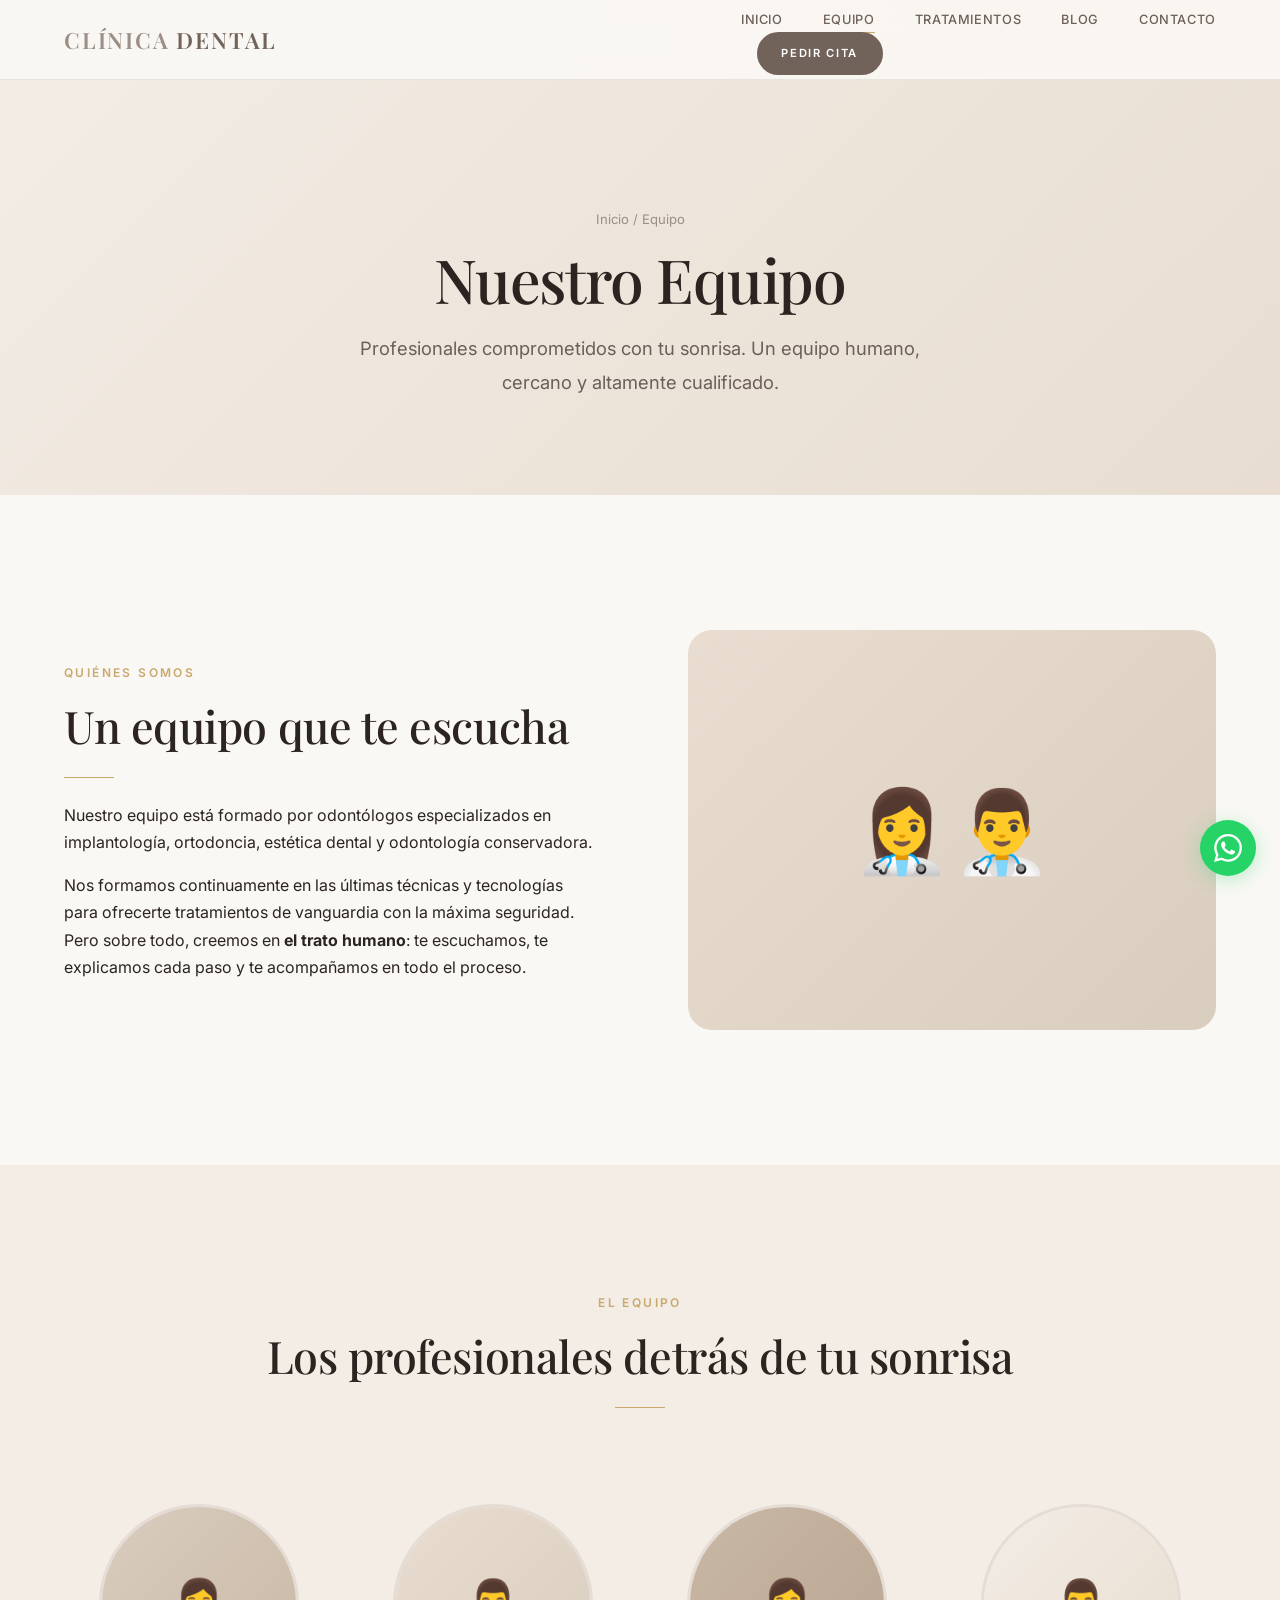
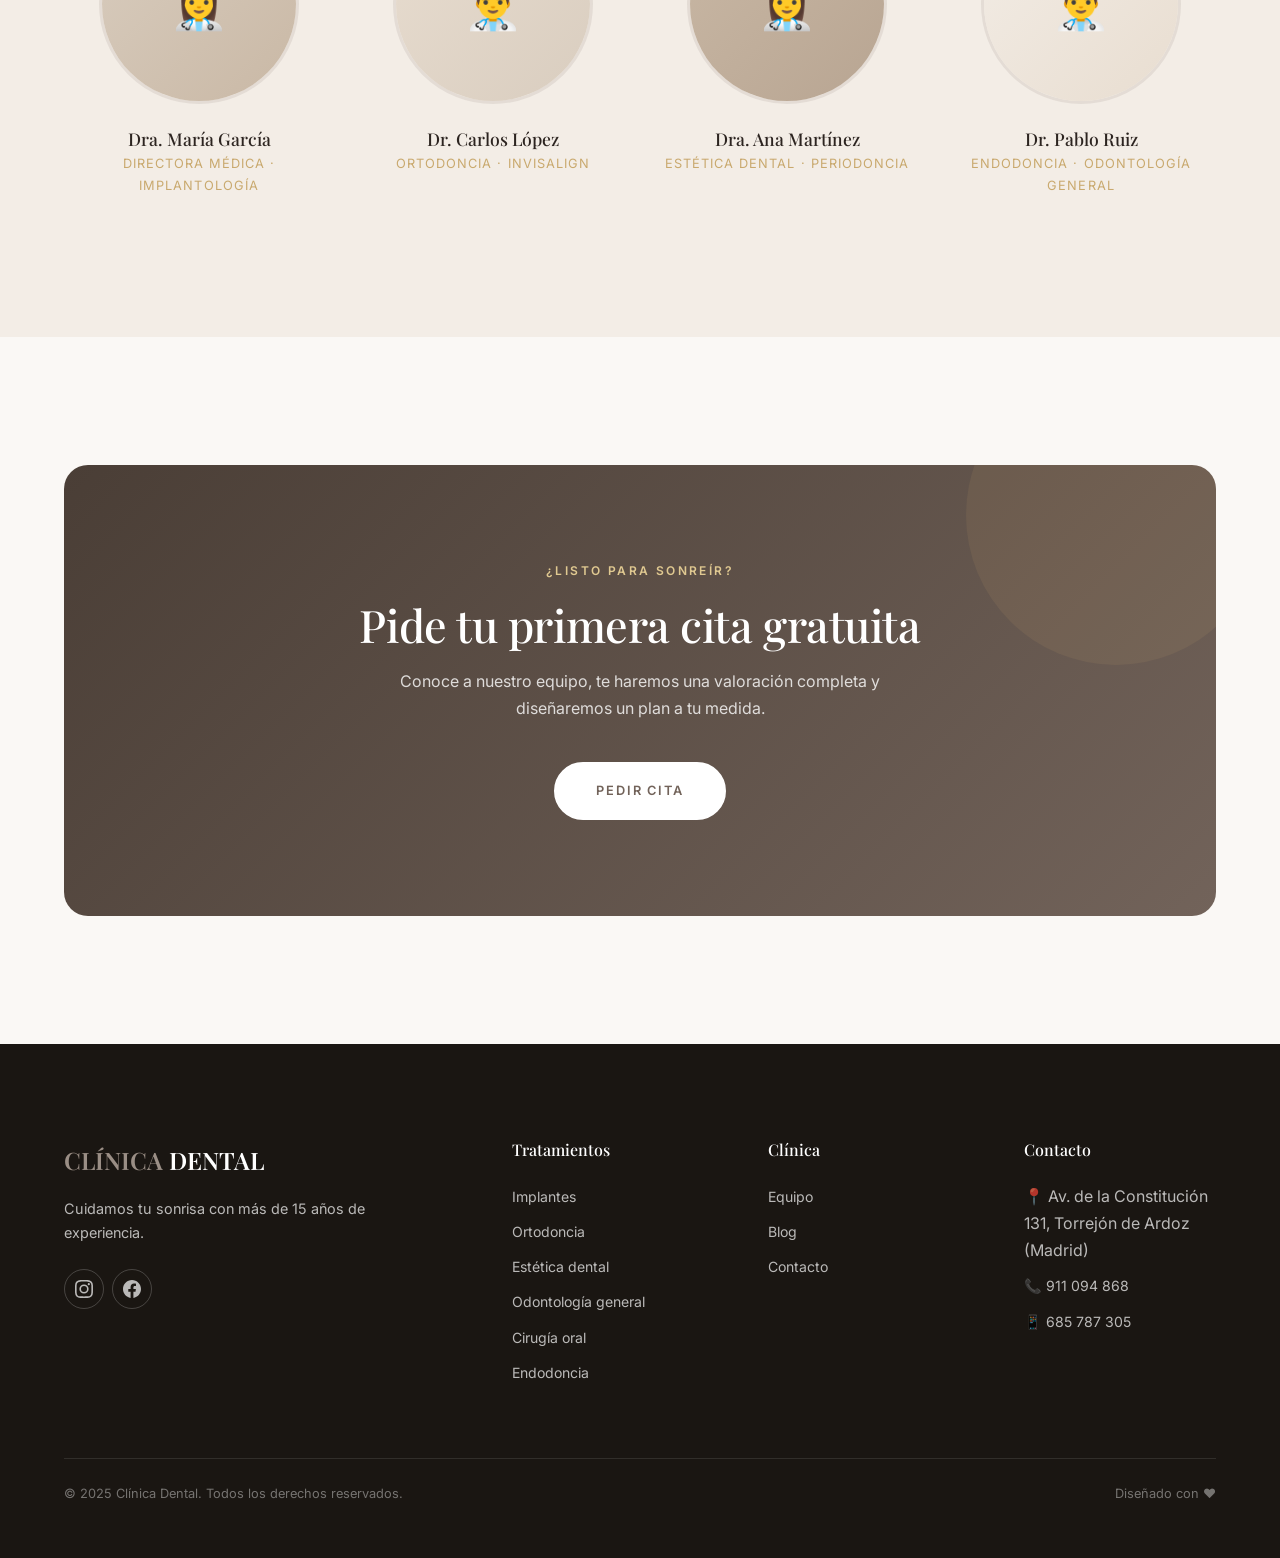
<file: equipo.html>
<!DOCTYPE html>
<html lang="es">

<head>
    <meta charset="UTF-8">
    <meta name="viewport" content="width=device-width, initial-scale=1.0">
    <title>Nuestro Equipo | Clínica Dental</title>
    <meta name="description"
        content="Conoce al equipo de profesionales de nuestra clínica dental. Odontólogos especializados con más de 15 años de experiencia.">
    <link rel="stylesheet" href="styles.css">
    <link rel="icon" type="image/svg+xml"
        href="data:image/svg+xml,<svg xmlns='http://www.w3.org/2000/svg' viewBox='0 0 100 100'><text y='.9em' font-size='90'>🦷</text></svg>">
</head>

<body>
    <header class="header">
        <div class="container header__inner"><a href="index.html" class="header__logo"><span>CLÍNICA</span> DENTAL</a>
            <nav>
                <ul class="nav__list" id="navList">
                    <li class="nav__item"><a href="index.html" class="nav__link">Inicio</a></li>
                    <li class="nav__item"><a href="equipo.html" class="nav__link active">Equipo</a></li>
                    <li class="nav__item"><a href="javascript:void(0);" class="nav__link">Tratamientos</a>
                        <div class="nav__dropdown"><a href="servicios/implantes.html">Implantes dentales</a><a
                                href="servicios/ortodoncia.html">Ortodoncia</a><a
                                href="servicios/estetica.html">Estética dental</a><a
                                href="servicios/odontologia-general.html">Odontología general</a><a
                                href="servicios/cirugia.html">Cirugía oral y regenerativa</a><a
                                href="servicios/endodoncia.html">Endodoncia y periodoncia</a></div>
                    </li>
                    <li class="nav__item"><a href="blog.html" class="nav__link">Blog</a></li>
                    <li class="nav__item"><a href="contacto.html" class="nav__link">Contacto</a></li>
                </ul><a href="contacto.html" class="btn btn--primary btn--sm nav__cta">Pedir cita</a>
            </nav><button class="nav__toggle" id="navToggle"
                aria-label="Abrir menú"><span></span><span></span><span></span></button>
        </div>
    </header>

    <section class="page-hero">
        <div class="container">
            <p class="page-hero__breadcrumb"><a href="index.html">Inicio</a> / Equipo</p>
            <h1 class="page-hero__title fade-in">Nuestro Equipo</h1>
            <p class="lead fade-in" style="max-width: 600px; margin: 0 auto;">Profesionales comprometidos con tu
                sonrisa. Un equipo humano, cercano y altamente cualificado.</p>
        </div>
    </section>

    <section class="section">
        <div class="container">
            <div class="split fade-in">
                <div class="split__content">
                    <span class="subtitle">Quiénes somos</span>
                    <h2>Un equipo que te escucha</h2>
                    <hr class="divider">
                    <p>Nuestro equipo está formado por odontólogos especializados en implantología, ortodoncia, estética
                        dental y odontología conservadora.</p>
                    <p>Nos formamos continuamente en las últimas técnicas y tecnologías para ofrecerte tratamientos de
                        vanguardia con la máxima seguridad. Pero sobre todo, creemos en <strong>el trato
                            humano</strong>: te escuchamos, te explicamos cada paso y te acompañamos en todo el proceso.
                    </p>
                </div>
                <div class="split__img">
                    <div
                        style="width:100%;height:400px;background:linear-gradient(135deg,#e8ddd0,#d9cdbf);border-radius:16px;display:flex;align-items:center;justify-content:center;font-size:5rem;">
                        👩‍⚕️👨‍⚕️</div>
                </div>
            </div>
        </div>
    </section>

    <section class="section section--warm">
        <div class="container">
            <div class="section__header section__header--center fade-in">
                <span class="subtitle">El equipo</span>
                <h2>Los profesionales detrás de tu sonrisa</h2>
                <hr class="divider divider--center">
            </div>
            <div class="team-grid">
                <div class="team-card fade-in fade-delay-1">
                    <div class="team-card__img">
                        <div
                            style="width:100%;height:100%;background:linear-gradient(135deg,#d9cdbf,#c9b8a5);display:flex;align-items:center;justify-content:center;font-size:3rem;">
                            👩‍⚕️</div>
                    </div>
                    <h3 class="team-card__name">Dra. María García</h3>
                    <p class="team-card__role">Directora Médica · Implantología</p>
                </div>
                <div class="team-card fade-in fade-delay-2">
                    <div class="team-card__img">
                        <div
                            style="width:100%;height:100%;background:linear-gradient(135deg,#e8ddd0,#d9cdbf);display:flex;align-items:center;justify-content:center;font-size:3rem;">
                            👨‍⚕️</div>
                    </div>
                    <h3 class="team-card__name">Dr. Carlos López</h3>
                    <p class="team-card__role">Ortodoncia · Invisalign</p>
                </div>
                <div class="team-card fade-in fade-delay-3">
                    <div class="team-card__img">
                        <div
                            style="width:100%;height:100%;background:linear-gradient(135deg,#c9b8a5,#b8a592);display:flex;align-items:center;justify-content:center;font-size:3rem;">
                            👩‍⚕️</div>
                    </div>
                    <h3 class="team-card__name">Dra. Ana Martínez</h3>
                    <p class="team-card__role">Estética Dental · Periodoncia</p>
                </div>
                <div class="team-card fade-in fade-delay-4">
                    <div class="team-card__img">
                        <div
                            style="width:100%;height:100%;background:linear-gradient(135deg,#f3ede6,#e8ddd0);display:flex;align-items:center;justify-content:center;font-size:3rem;">
                            👨‍⚕️</div>
                    </div>
                    <h3 class="team-card__name">Dr. Pablo Ruiz</h3>
                    <p class="team-card__role">Endodoncia · Odontología General</p>
                </div>
            </div>
        </div>
    </section>

    <section class="section">
        <div class="container">
            <div class="cta-banner fade-in">
                <div class="cta-banner__deco"></div>
                <span class="subtitle" style="color:var(--color-gold-light);">¿Listo para sonreír?</span>
                <h2>Pide tu primera cita gratuita</h2>
                <p>Conoce a nuestro equipo, te haremos una valoración completa y diseñaremos un plan a tu medida.</p>
                <a href="contacto.html" class="btn btn--white btn--lg">Pedir cita</a>
            </div>
        </div>
    </section>

    <footer class="footer">
        <div class="container">
            <div class="footer__grid">
                <div>
                    <div class="footer__logo"><span>CLÍNICA</span> DENTAL</div>
                    <p class="footer__desc">Cuidamos tu sonrisa con más de 15 años de experiencia.</p>
                    <div class="footer__social"><a href="javascript:void(0);" aria-label="Instagram"><svg width="18" height="18"
                                viewBox="0 0 24 24" fill="currentColor">
                                <path
                                    d="M12 2.163c3.204 0 3.584.012 4.85.07 3.252.148 4.771 1.691 4.919 4.919.058 1.265.069 1.645.069 4.849 0 3.205-.012 3.584-.069 4.849-.149 3.225-1.664 4.771-4.919 4.919-1.266.058-1.644.07-4.85.07-3.204 0-3.584-.012-4.849-.07-3.26-.149-4.771-1.699-4.919-4.92-.058-1.265-.07-1.644-.07-4.849 0-3.204.013-3.583.07-4.849.149-3.227 1.664-4.771 4.919-4.919 1.266-.057 1.645-.069 4.849-.069zM12 0C8.741 0 8.333.014 7.053.072 2.695.272.273 2.69.073 7.052.014 8.333 0 8.741 0 12c0 3.259.014 3.668.072 4.948.2 4.358 2.618 6.78 6.98 6.98C8.333 23.986 8.741 24 12 24c3.259 0 3.668-.014 4.948-.072 4.354-.2 6.782-2.618 6.979-6.98.059-1.28.073-1.689.073-4.948 0-3.259-.014-3.667-.072-4.947-.196-4.354-2.617-6.78-6.979-6.98C15.668.014 15.259 0 12 0zm0 5.838a6.162 6.162 0 100 12.324 6.162 6.162 0 000-12.324zM12 16a4 4 0 110-8 4 4 0 010 8zm6.406-11.845a1.44 1.44 0 100 2.881 1.44 1.44 0 000-2.881z" />
                            </svg></a><a href="javascript:void(0);" aria-label="Facebook"><svg width="18" height="18" viewBox="0 0 24 24"
                                fill="currentColor">
                                <path
                                    d="M24 12.073c0-6.627-5.373-12-12-12s-12 5.373-12 12c0 5.99 4.388 10.954 10.125 11.854v-8.385H7.078v-3.47h3.047V9.43c0-3.007 1.792-4.669 4.533-4.669 1.312 0 2.686.235 2.686.235v2.953H15.83c-1.491 0-1.956.925-1.956 1.874v2.25h3.328l-.532 3.47h-2.796v8.385C19.612 23.027 24 18.062 24 12.073z" />
                            </svg></a></div>
                </div>
                <div>
                    <h4 class="footer__title">Tratamientos</h4>
                    <ul class="footer__links">
                        <li><a href="servicios/implantes.html">Implantes</a></li>
                        <li><a href="servicios/ortodoncia.html">Ortodoncia</a></li>
                        <li><a href="servicios/estetica.html">Estética dental</a></li>
                        <li><a href="servicios/odontologia-general.html">Odontología general</a></li>
                        <li><a href="servicios/cirugia.html">Cirugía oral</a></li>
                        <li><a href="servicios/endodoncia.html">Endodoncia</a></li>
                    </ul>
                </div>
                <div>
                    <h4 class="footer__title">Clínica</h4>
                    <ul class="footer__links">
                        <li><a href="equipo.html">Equipo</a></li>
                        <li><a href="blog.html">Blog</a></li>
                        <li><a href="contacto.html">Contacto</a></li>
                    </ul>
                </div>
                <div>
                    <h4 class="footer__title">Contacto</h4>
                    <ul class="footer__links">
                        <li>📍 Av. de la Constitución 131, Torrejón de Ardoz (Madrid)</li>
                        <li><a href="javascript:void(0);">📞 911 094 868</a></li>
                        <li><a href="javascript:void(0);">📱 685 787 305</a></li>
                    </ul>
                </div>
            </div>
            <div class="footer__bottom">
                <p>© 2025 Clínica Dental. Todos los derechos reservados.</p>
                <p>Diseñado con ❤️</p>
            </div>
        </div>
    </footer>

    <a href="javascript:void(0);" class="whatsapp-btn" target="_blank"
        aria-label="WhatsApp"><svg viewBox="0 0 24 24" fill="currentColor">
            <path
                d="M17.472 14.382c-.297-.149-1.758-.867-2.03-.967-.273-.099-.471-.148-.67.15-.197.297-.767.966-.94 1.164-.173.199-.347.223-.644.075-.297-.15-1.255-.463-2.39-1.475-.883-.788-1.48-1.761-1.653-2.059-.173-.297-.018-.458.13-.606.134-.133.298-.347.446-.52.149-.174.198-.298.298-.497.099-.198.05-.371-.025-.52-.075-.149-.669-1.612-.916-2.207-.242-.579-.487-.5-.669-.51-.173-.008-.371-.01-.57-.01-.198 0-.52.074-.792.372-.272.297-1.04 1.016-1.04 2.479 0 1.462 1.065 2.875 1.213 3.074.149.198 2.096 3.2 5.077 4.487.709.306 1.262.489 1.694.625.712.227 1.36.195 1.871.118.571-.085 1.758-.719 2.006-1.413.248-.694.248-1.289.173-1.413-.074-.124-.272-.198-.57-.347m-5.421 7.403h-.004a9.87 9.87 0 01-5.031-1.378l-.361-.214-3.741.982.998-3.648-.235-.374a9.86 9.86 0 01-1.51-5.26c.001-5.45 4.436-9.884 9.888-9.884 2.64 0 5.122 1.03 6.988 2.898a9.825 9.825 0 012.893 6.994c-.003 5.45-4.437 9.884-9.885 9.884m8.413-18.297A11.815 11.815 0 0012.05 0C5.495 0 .16 5.335.157 11.892c0 2.096.547 4.142 1.588 5.945L.057 24l6.305-1.654a11.882 11.882 0 005.683 1.448h.005c6.554 0 11.89-5.335 11.893-11.893a11.821 11.821 0 00-3.48-8.413z" />
        </svg></a>
    <a href="javascript:void(0);" class="back-to-top" aria-label="Volver arriba"><svg width="18" height="18" viewBox="0 0 24 24"
            fill="none" stroke="currentColor" stroke-width="2">
            <path d="M18 15l-6-6-6 6" />
        </svg></a>
    <script src="main.js"></script>
</body>

</html>
</file>
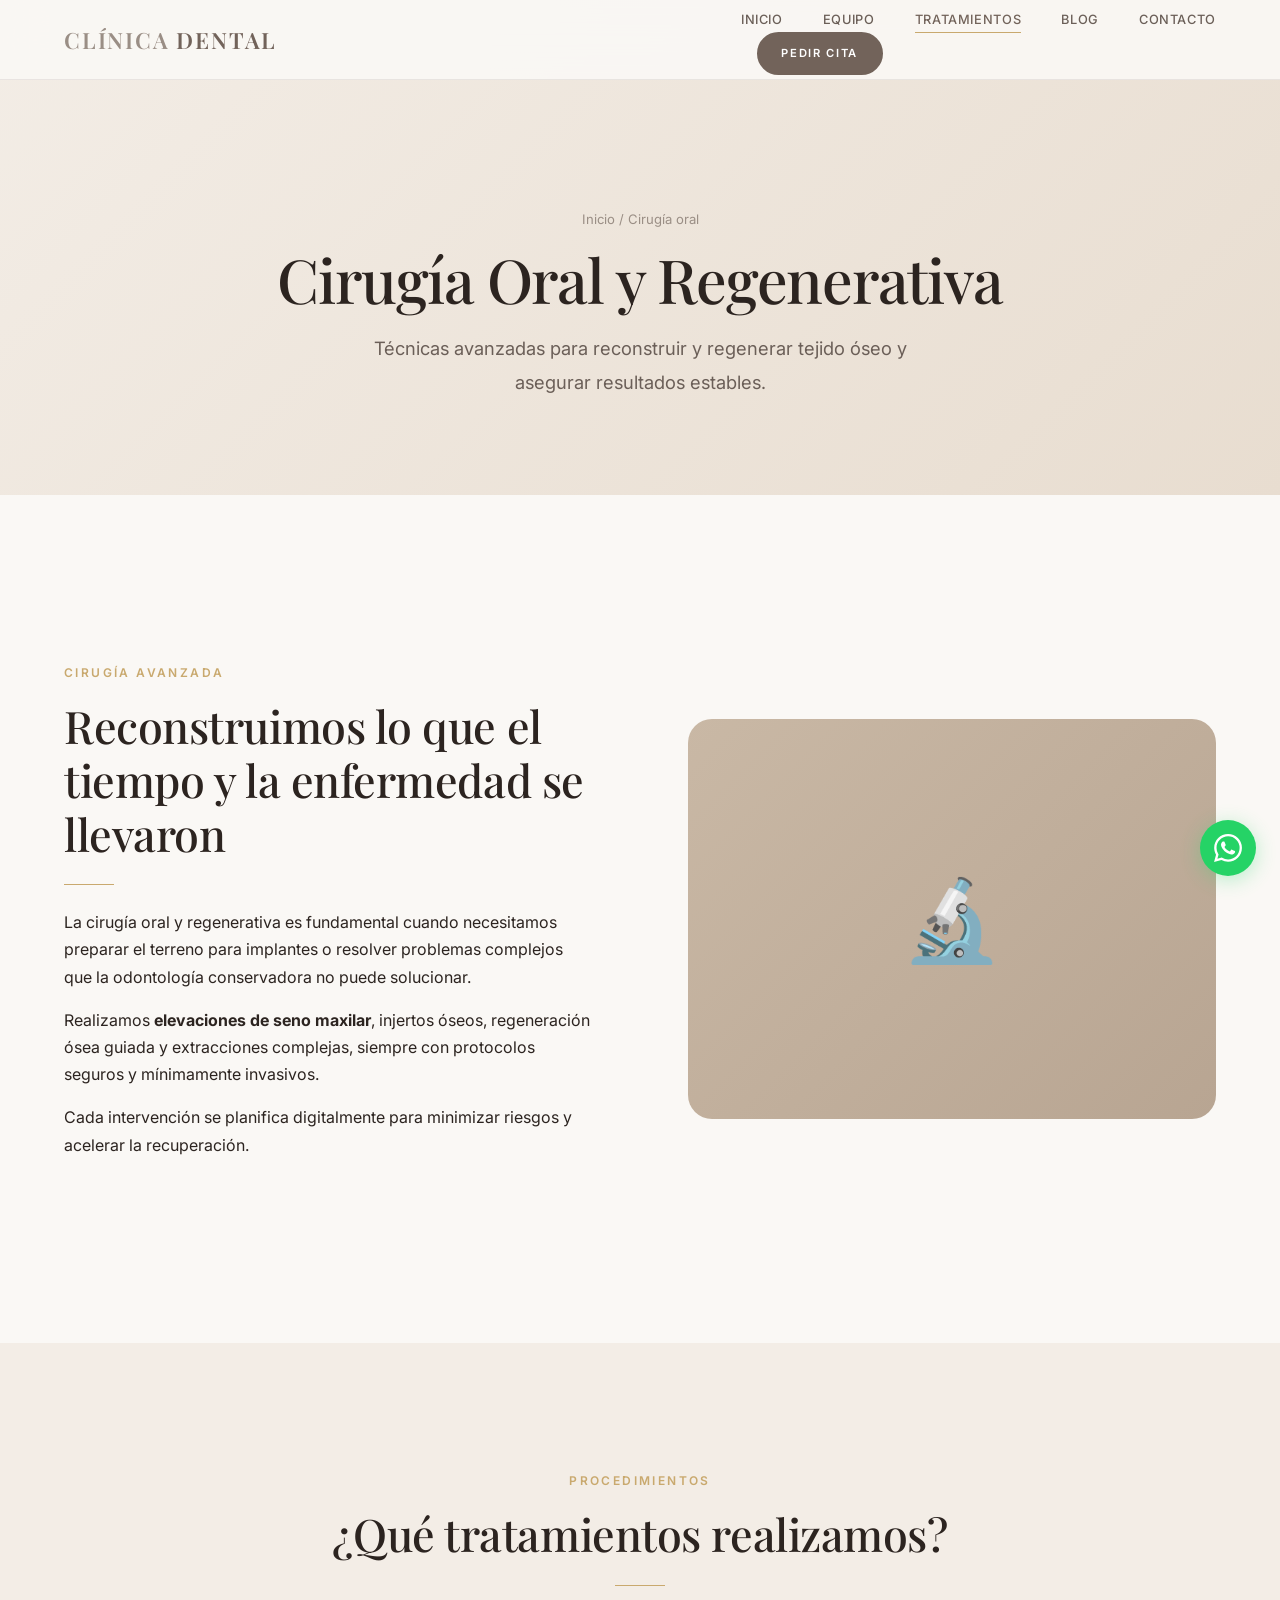
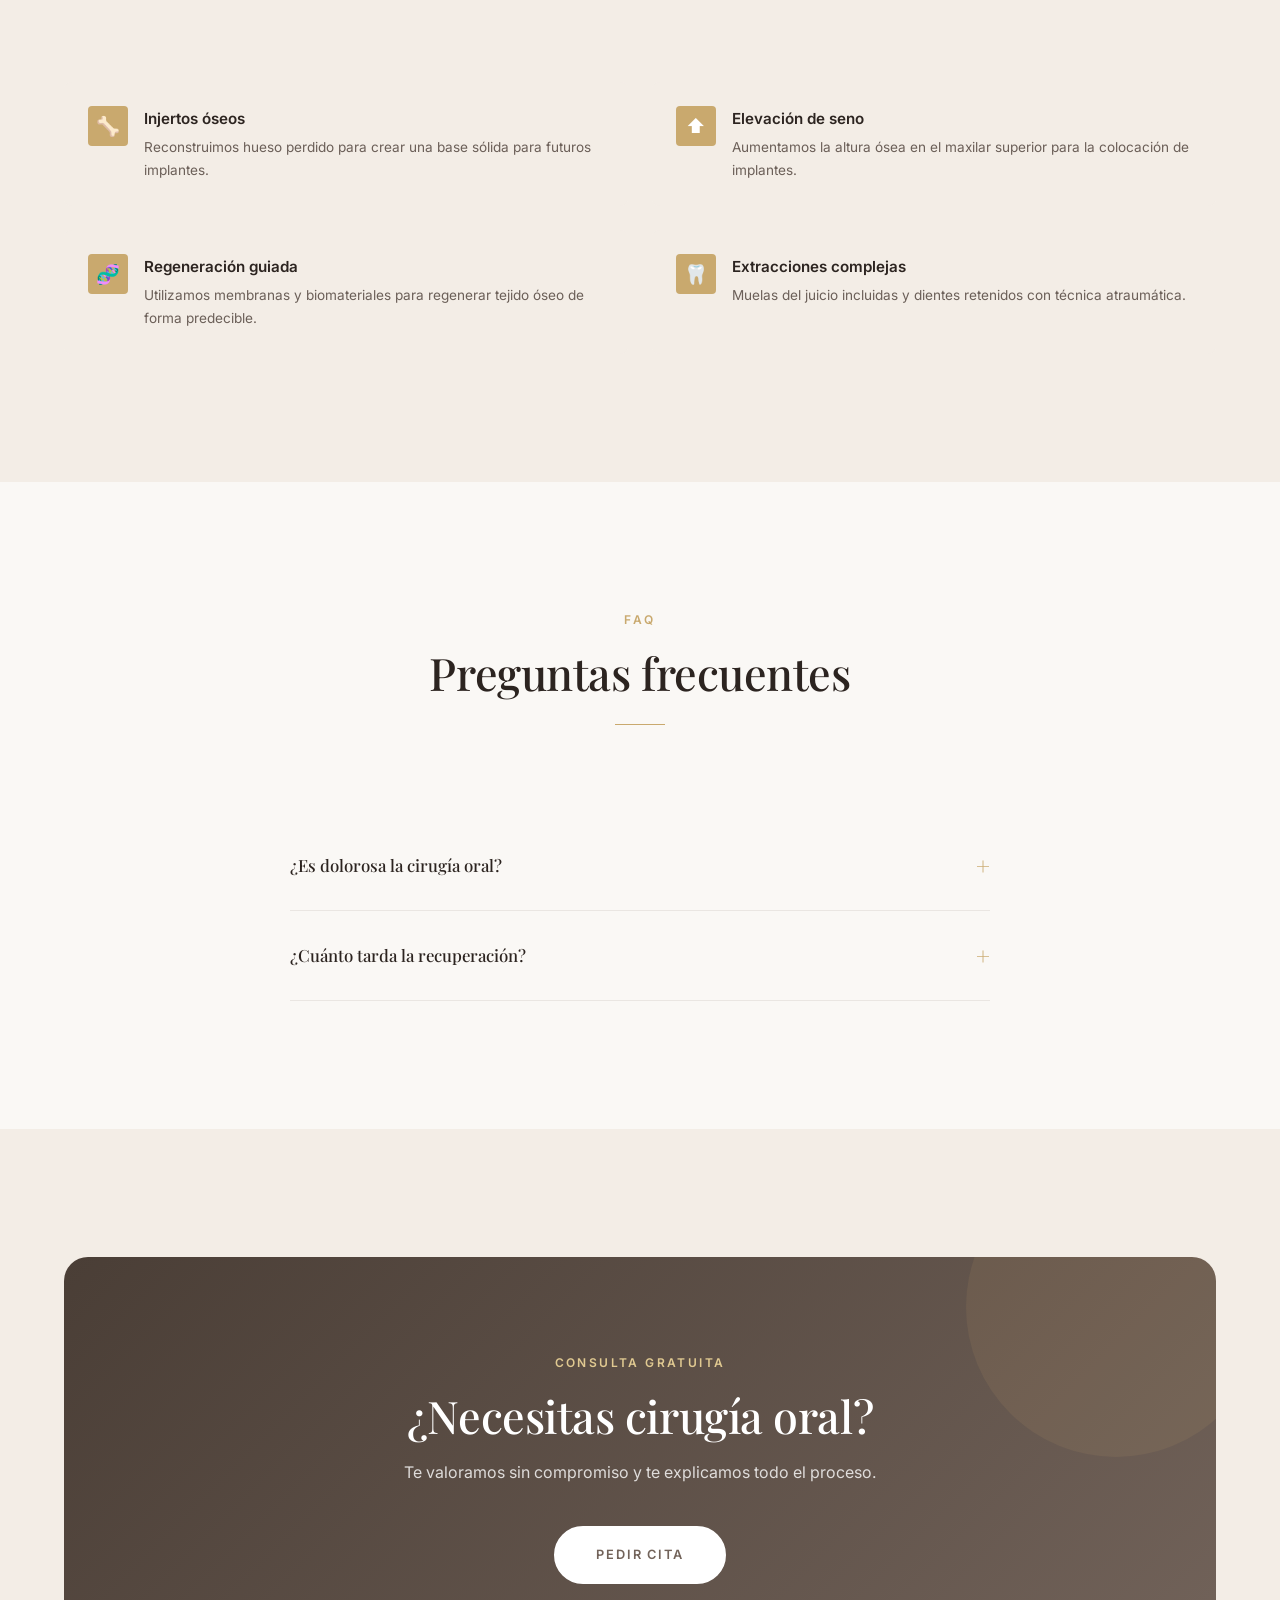
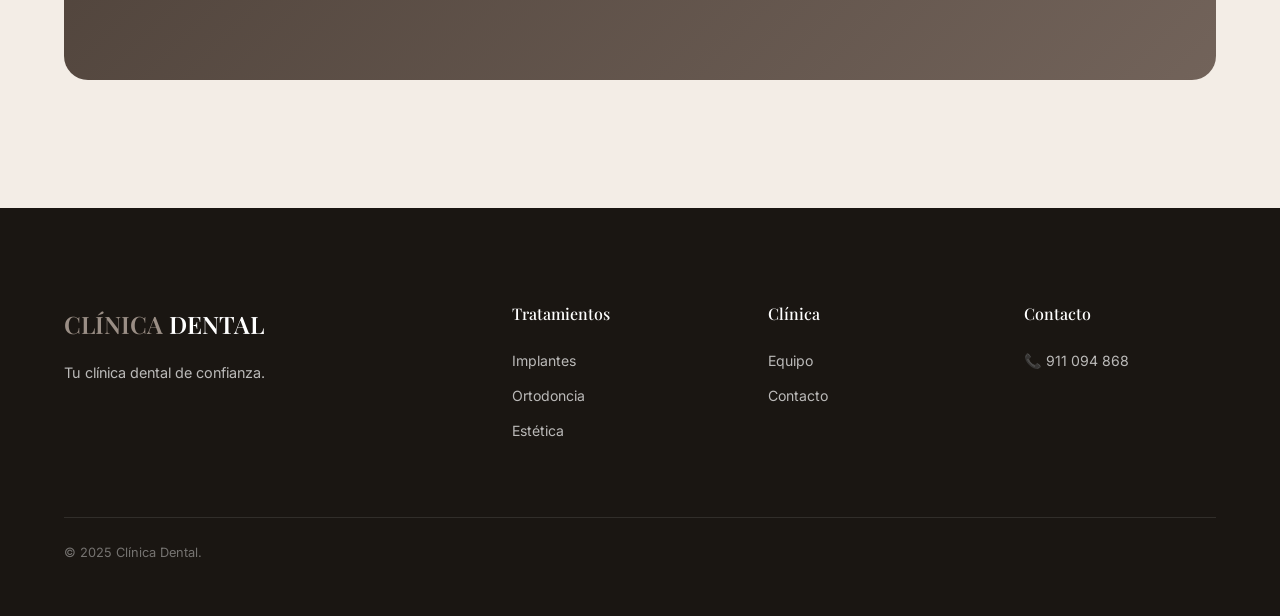
<file: servicios/cirugia.html>
<!DOCTYPE html>
<html lang="es">

<head>
    <meta charset="UTF-8">
    <meta name="viewport" content="width=device-width, initial-scale=1.0">
    <title>Cirugía Oral y Regenerativa | Clínica Dental</title>
    <meta name="description"
        content="Cirugía oral y regenerativa: injertos óseos, elevación de seno y regeneración guiada.">
    <link rel="stylesheet" href="../styles.css">
    <link rel="icon" type="image/svg+xml"
        href="data:image/svg+xml,<svg xmlns='http://www.w3.org/2000/svg' viewBox='0 0 100 100'><text y='.9em' font-size='90'>🦷</text></svg>">
</head>

<body>
    <header class="header">
        <div class="container header__inner"><a href="../index.html" class="header__logo"><span>CLÍNICA</span>
                DENTAL</a>
            <nav>
                <ul class="nav__list" id="navList">
                    <li class="nav__item"><a href="../index.html" class="nav__link">Inicio</a></li>
                    <li class="nav__item"><a href="../equipo.html" class="nav__link">Equipo</a></li>
                    <li class="nav__item"><a href="javascript:void(0);" class="nav__link active">Tratamientos</a>
                        <div class="nav__dropdown"><a href="implantes.html">Implantes</a><a
                                href="ortodoncia.html">Ortodoncia</a><a href="estetica.html">Estética</a><a
                                href="odontologia-general.html">General</a><a href="cirugia.html">Cirugía</a><a
                                href="endodoncia.html">Endodoncia</a></div>
                    </li>
                    <li class="nav__item"><a href="../blog.html" class="nav__link">Blog</a></li>
                    <li class="nav__item"><a href="../contacto.html" class="nav__link">Contacto</a></li>
                </ul><a href="../contacto.html" class="btn btn--primary btn--sm nav__cta">Pedir cita</a>
            </nav><button class="nav__toggle" id="navToggle"
                aria-label="Menú"><span></span><span></span><span></span></button>
        </div>
    </header>

    <section class="page-hero">
        <div class="container">
            <p class="page-hero__breadcrumb"><a href="../index.html">Inicio</a> / Cirugía oral</p>
            <h1 class="page-hero__title fade-in">Cirugía Oral y Regenerativa</h1>
            <p class="lead fade-in" style="max-width:600px;margin:0 auto;">Técnicas avanzadas para reconstruir y
                regenerar tejido óseo y asegurar resultados estables.</p>
        </div>
    </section>

    <section class="section">
        <div class="container">
            <div class="split">
                <div class="split__content fade-in-left"><span class="subtitle">Cirugía avanzada</span>
                    <h2>Reconstruimos lo que el tiempo y la enfermedad se llevaron</h2>
                    <hr class="divider">
                    <p>La cirugía oral y regenerativa es fundamental cuando necesitamos preparar el terreno para
                        implantes o resolver problemas complejos que la odontología conservadora no puede solucionar.
                    </p>
                    <p>Realizamos <strong>elevaciones de seno maxilar</strong>, injertos óseos, regeneración ósea guiada
                        y extracciones complejas, siempre con protocolos seguros y mínimamente invasivos.</p>
                    <p>Cada intervención se planifica digitalmente para minimizar riesgos y acelerar la recuperación.
                    </p>
                </div>
                <div class="split__img fade-in-right">
                    <div
                        style="width:100%;height:400px;background:linear-gradient(135deg,#c9b8a5,#b8a592);border-radius:16px;display:flex;align-items:center;justify-content:center;font-size:5rem;">
                        🔬</div>
                </div>
            </div>
        </div>
    </section>

    <section class="section section--warm">
        <div class="container">
            <div class="section__header section__header--center fade-in"><span class="subtitle">Procedimientos</span>
                <h2>¿Qué tratamientos realizamos?</h2>
                <hr class="divider divider--center">
            </div>
            <div class="service-detail__features">
                <div class="feature-item fade-in fade-delay-1">
                    <div class="feature-item__icon">🦴</div>
                    <div>
                        <p class="feature-item__title">Injertos óseos</p>
                        <p class="feature-item__text">Reconstruimos hueso perdido para crear una base sólida para
                            futuros implantes.</p>
                    </div>
                </div>
                <div class="feature-item fade-in fade-delay-2">
                    <div class="feature-item__icon">⬆️</div>
                    <div>
                        <p class="feature-item__title">Elevación de seno</p>
                        <p class="feature-item__text">Aumentamos la altura ósea en el maxilar superior para la
                            colocación de implantes.</p>
                    </div>
                </div>
                <div class="feature-item fade-in fade-delay-3">
                    <div class="feature-item__icon">🧬</div>
                    <div>
                        <p class="feature-item__title">Regeneración guiada</p>
                        <p class="feature-item__text">Utilizamos membranas y biomateriales para regenerar tejido óseo de
                            forma predecible.</p>
                    </div>
                </div>
                <div class="feature-item fade-in fade-delay-4">
                    <div class="feature-item__icon">🦷</div>
                    <div>
                        <p class="feature-item__title">Extracciones complejas</p>
                        <p class="feature-item__text">Muelas del juicio incluidas y dientes retenidos con técnica
                            atraumática.</p>
                    </div>
                </div>
            </div>
        </div>
    </section>

    <section class="section">
        <div class="container">
            <div class="section__header section__header--center fade-in"><span class="subtitle">FAQ</span>
                <h2>Preguntas frecuentes</h2>
                <hr class="divider divider--center">
            </div>
            <div class="faq-list">
                <div class="faq-item fade-in">
                    <div class="faq-item__q">¿Es dolorosa la cirugía oral?</div>
                    <div class="faq-item__a">
                        <p>Se realiza bajo anestesia local y, si es necesario, sedación consciente. Tras la intervención
                            prescribimos medicación para controlar las molestias.</p>
                    </div>
                </div>
                <div class="faq-item fade-in">
                    <div class="faq-item__q">¿Cuánto tarda la recuperación?</div>
                    <div class="faq-item__a">
                        <p>Depende del procedimiento, pero generalmente entre 2-7 días puedes volver a tu rutina. Te
                            damos instrucciones claras para cada caso.</p>
                    </div>
                </div>
            </div>
        </div>
    </section>

    <section class="section section--warm">
        <div class="container">
            <div class="cta-banner fade-in">
                <div class="cta-banner__deco"></div><span class="subtitle"
                    style="color:var(--color-gold-light);">Consulta gratuita</span>
                <h2>¿Necesitas cirugía oral?</h2>
                <p>Te valoramos sin compromiso y te explicamos todo el proceso.</p><a href="../contacto.html"
                    class="btn btn--white btn--lg">Pedir cita</a>
            </div>
        </div>
    </section>

    <footer class="footer">
        <div class="container">
            <div class="footer__grid">
                <div>
                    <div class="footer__logo"><span>CLÍNICA</span> DENTAL</div>
                    <p class="footer__desc">Tu clínica dental de confianza.</p>
                </div>
                <div>
                    <h4 class="footer__title">Tratamientos</h4>
                    <ul class="footer__links">
                        <li><a href="implantes.html">Implantes</a></li>
                        <li><a href="ortodoncia.html">Ortodoncia</a></li>
                        <li><a href="estetica.html">Estética</a></li>
                    </ul>
                </div>
                <div>
                    <h4 class="footer__title">Clínica</h4>
                    <ul class="footer__links">
                        <li><a href="../equipo.html">Equipo</a></li>
                        <li><a href="../contacto.html">Contacto</a></li>
                    </ul>
                </div>
                <div>
                    <h4 class="footer__title">Contacto</h4>
                    <ul class="footer__links">
                        <li><a href="javascript:void(0);">📞 911 094 868</a></li>
                    </ul>
                </div>
            </div>
            <div class="footer__bottom">
                <p>© 2025 Clínica Dental.</p>
            </div>
        </div>
    </footer>

    <a href="javascript:void(0);" class="whatsapp-btn" target="_blank"
        aria-label="WhatsApp"><svg viewBox="0 0 24 24" fill="currentColor">
            <path
                d="M17.472 14.382c-.297-.149-1.758-.867-2.03-.967-.273-.099-.471-.148-.67.15-.197.297-.767.966-.94 1.164-.173.199-.347.223-.644.075-.297-.15-1.255-.463-2.39-1.475-.883-.788-1.48-1.761-1.653-2.059-.173-.297-.018-.458.13-.606.134-.133.298-.347.446-.52.149-.174.198-.298.298-.497.099-.198.05-.371-.025-.52-.075-.149-.669-1.612-.916-2.207-.242-.579-.487-.5-.669-.51l-.57-.01c-.198 0-.52.074-.792.372-.272.297-1.04 1.016-1.04 2.479 0 1.462 1.065 2.875 1.213 3.074.149.198 2.096 3.2 5.077 4.487.709.306 1.262.489 1.694.625.712.227 1.36.195 1.871.118.571-.085 1.758-.719 2.006-1.413.248-.694.248-1.289.173-1.413-.074-.124-.272-.198-.57-.347m-5.421 7.403h-.004a9.87 9.87 0 01-5.031-1.378l-.361-.214-3.741.982.998-3.648-.235-.374a9.86 9.86 0 01-1.51-5.26c.001-5.45 4.436-9.884 9.888-9.884 2.64 0 5.122 1.03 6.988 2.898a9.825 9.825 0 012.893 6.994c-.003 5.45-4.437 9.884-9.885 9.884m8.413-18.297A11.815 11.815 0 0012.05 0C5.495 0 .16 5.335.157 11.892c0 2.096.547 4.142 1.588 5.945L.057 24l6.305-1.654a11.882 11.882 0 005.683 1.448h.005c6.554 0 11.89-5.335 11.893-11.893a11.821 11.821 0 00-3.48-8.413z" />
        </svg></a>
    <a href="javascript:void(0);" class="back-to-top" aria-label="Arriba"><svg width="18" height="18" viewBox="0 0 24 24" fill="none"
            stroke="currentColor" stroke-width="2">
            <path d="M18 15l-6-6-6 6" />
        </svg></a>
    <script src="../main.js"></script>
</body>

</html>
</file>
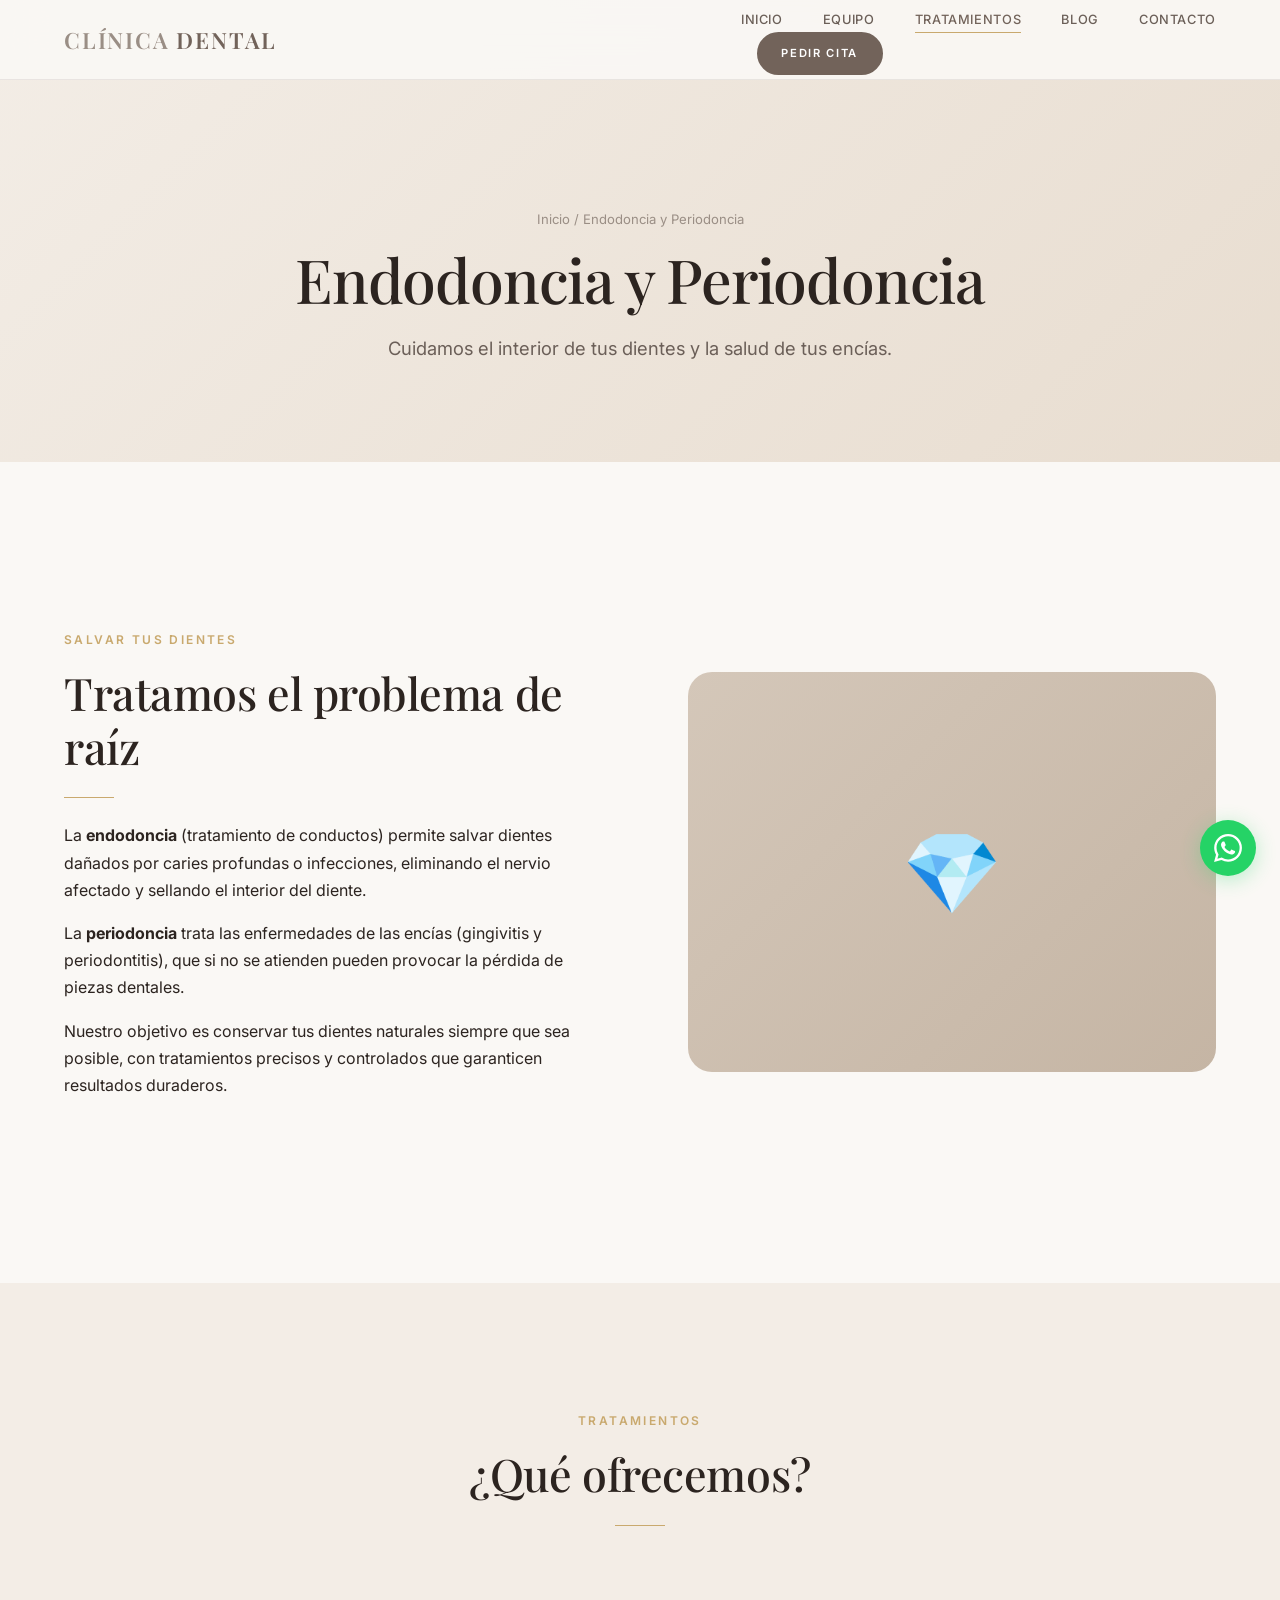
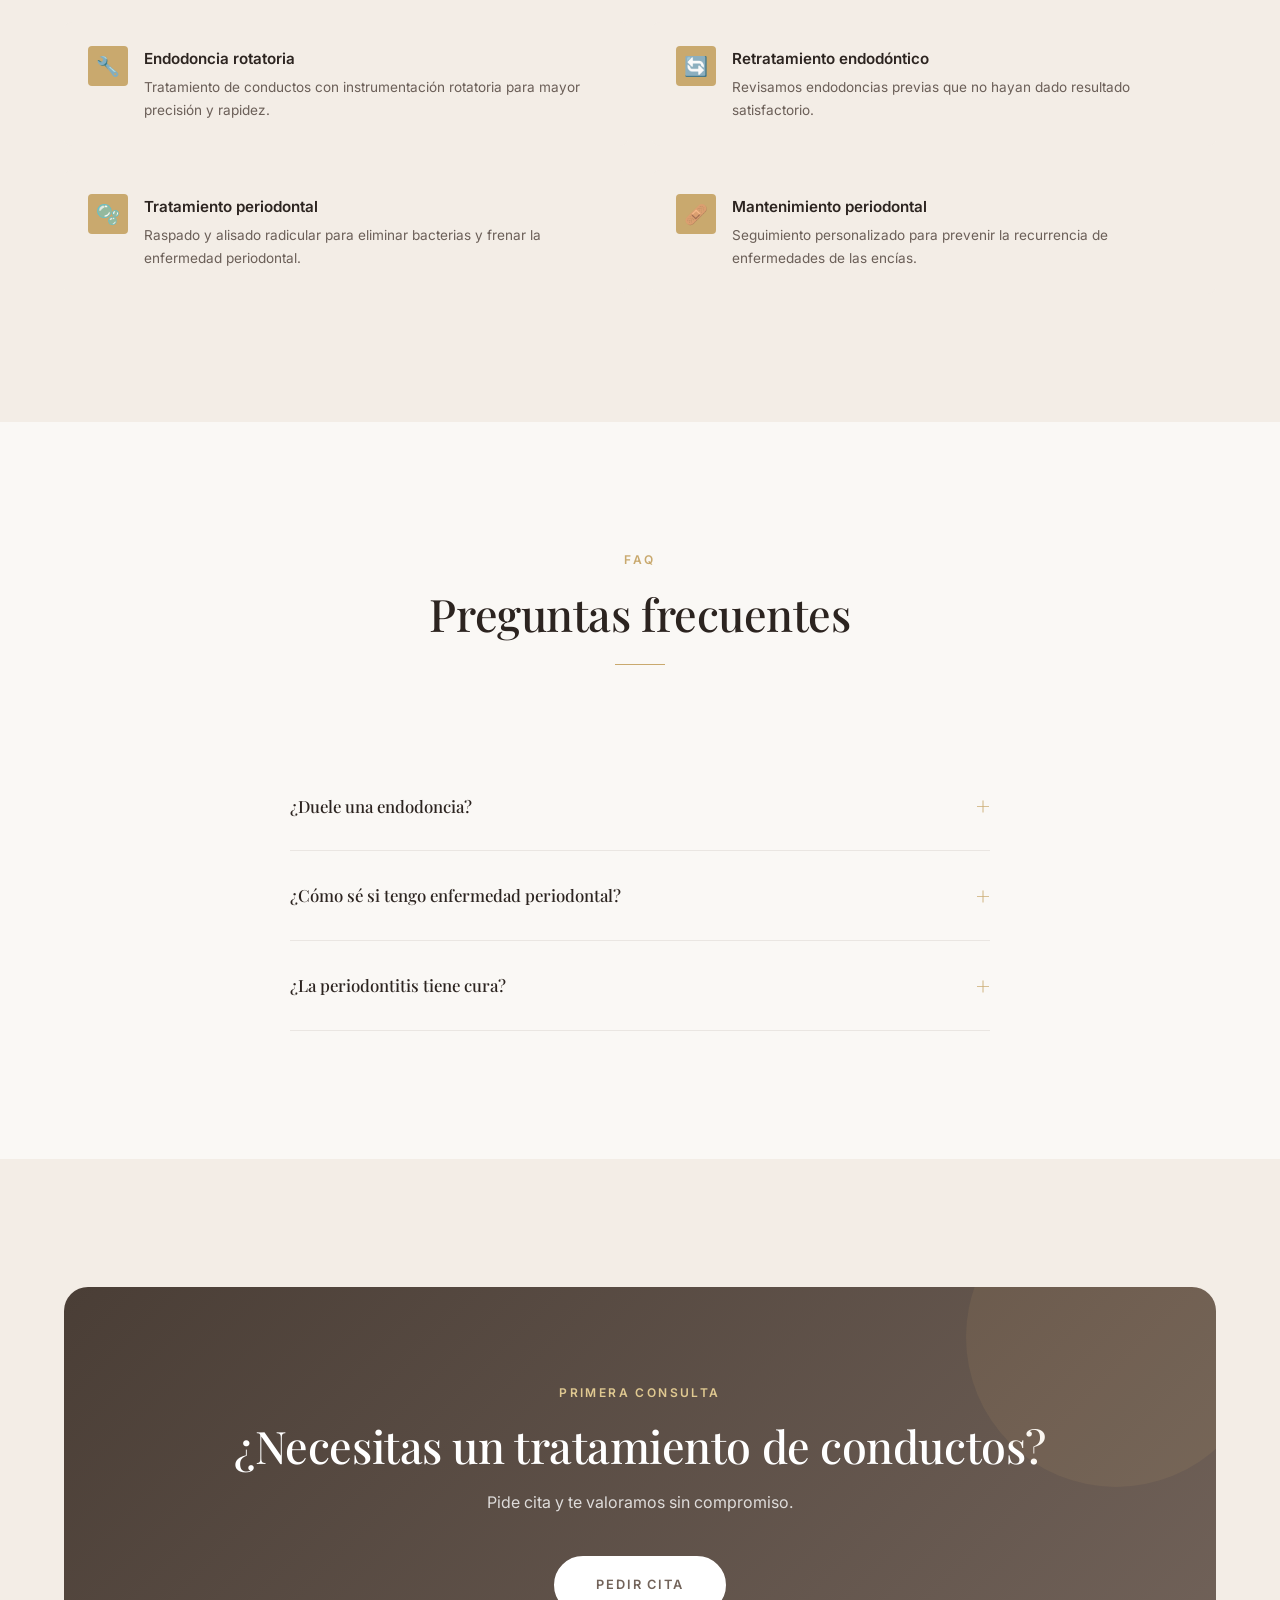
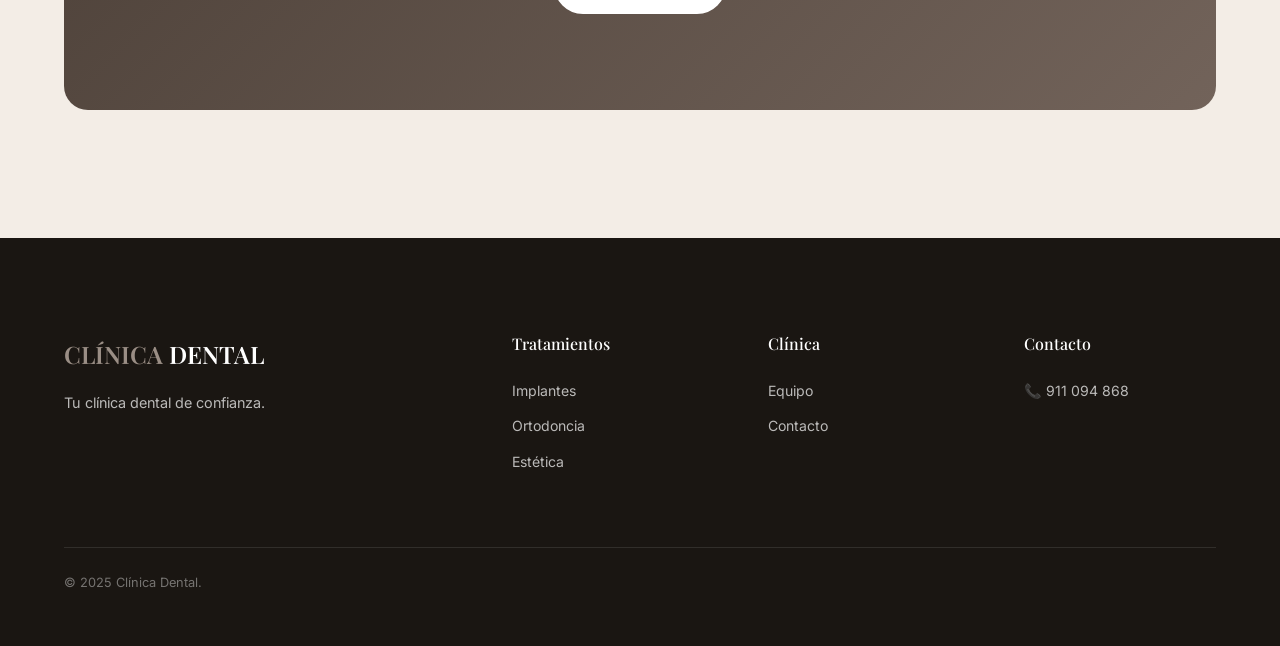
<file: servicios/endodoncia.html>
<!DOCTYPE html>
<html lang="es">

<head>
    <meta charset="UTF-8">
    <meta name="viewport" content="width=device-width, initial-scale=1.0">
    <title>Endodoncia y Periodoncia | Clínica Dental</title>
    <meta name="description" content="Endodoncia y periodoncia: tratamiento de conductos y enfermedades de las encías.">
    <link rel="stylesheet" href="../styles.css">
    <link rel="icon" type="image/svg+xml"
        href="data:image/svg+xml,<svg xmlns='http://www.w3.org/2000/svg' viewBox='0 0 100 100'><text y='.9em' font-size='90'>🦷</text></svg>">
</head>

<body>
    <header class="header">
        <div class="container header__inner"><a href="../index.html" class="header__logo"><span>CLÍNICA</span>
                DENTAL</a>
            <nav>
                <ul class="nav__list" id="navList">
                    <li class="nav__item"><a href="../index.html" class="nav__link">Inicio</a></li>
                    <li class="nav__item"><a href="../equipo.html" class="nav__link">Equipo</a></li>
                    <li class="nav__item"><a href="javascript:void(0);" class="nav__link active">Tratamientos</a>
                        <div class="nav__dropdown"><a href="implantes.html">Implantes</a><a
                                href="ortodoncia.html">Ortodoncia</a><a href="estetica.html">Estética</a><a
                                href="odontologia-general.html">General</a><a href="cirugia.html">Cirugía</a><a
                                href="endodoncia.html">Endodoncia</a></div>
                    </li>
                    <li class="nav__item"><a href="../blog.html" class="nav__link">Blog</a></li>
                    <li class="nav__item"><a href="../contacto.html" class="nav__link">Contacto</a></li>
                </ul><a href="../contacto.html" class="btn btn--primary btn--sm nav__cta">Pedir cita</a>
            </nav><button class="nav__toggle" id="navToggle"
                aria-label="Menú"><span></span><span></span><span></span></button>
        </div>
    </header>

    <section class="page-hero">
        <div class="container">
            <p class="page-hero__breadcrumb"><a href="../index.html">Inicio</a> / Endodoncia y Periodoncia</p>
            <h1 class="page-hero__title fade-in">Endodoncia y Periodoncia</h1>
            <p class="lead fade-in" style="max-width:600px;margin:0 auto;">Cuidamos el interior de tus dientes y la
                salud de tus encías.</p>
        </div>
    </section>

    <section class="section">
        <div class="container">
            <div class="split">
                <div class="split__content fade-in-left"><span class="subtitle">Salvar tus dientes</span>
                    <h2>Tratamos el problema de raíz</h2>
                    <hr class="divider">
                    <p>La <strong>endodoncia</strong> (tratamiento de conductos) permite salvar dientes dañados por
                        caries profundas o infecciones, eliminando el nervio afectado y sellando el interior del diente.
                    </p>
                    <p>La <strong>periodoncia</strong> trata las enfermedades de las encías (gingivitis y
                        periodontitis), que si no se atienden pueden provocar la pérdida de piezas dentales.</p>
                    <p>Nuestro objetivo es conservar tus dientes naturales siempre que sea posible, con tratamientos
                        precisos y controlados que garanticen resultados duraderos.</p>
                </div>
                <div class="split__img fade-in-right">
                    <div
                        style="width:100%;height:400px;background:linear-gradient(135deg,#d4c7b9,#c5b5a4);border-radius:16px;display:flex;align-items:center;justify-content:center;font-size:5rem;">
                        💎</div>
                </div>
            </div>
        </div>
    </section>

    <section class="section section--warm">
        <div class="container">
            <div class="section__header section__header--center fade-in"><span class="subtitle">Tratamientos</span>
                <h2>¿Qué ofrecemos?</h2>
                <hr class="divider divider--center">
            </div>
            <div class="service-detail__features">
                <div class="feature-item fade-in fade-delay-1">
                    <div class="feature-item__icon">🔧</div>
                    <div>
                        <p class="feature-item__title">Endodoncia rotatoria</p>
                        <p class="feature-item__text">Tratamiento de conductos con instrumentación rotatoria para mayor
                            precisión y rapidez.</p>
                    </div>
                </div>
                <div class="feature-item fade-in fade-delay-2">
                    <div class="feature-item__icon">🔄</div>
                    <div>
                        <p class="feature-item__title">Retratamiento endodóntico</p>
                        <p class="feature-item__text">Revisamos endodoncias previas que no hayan dado resultado
                            satisfactorio.</p>
                    </div>
                </div>
                <div class="feature-item fade-in fade-delay-3">
                    <div class="feature-item__icon">🫧</div>
                    <div>
                        <p class="feature-item__title">Tratamiento periodontal</p>
                        <p class="feature-item__text">Raspado y alisado radicular para eliminar bacterias y frenar la
                            enfermedad periodontal.</p>
                    </div>
                </div>
                <div class="feature-item fade-in fade-delay-4">
                    <div class="feature-item__icon">🩹</div>
                    <div>
                        <p class="feature-item__title">Mantenimiento periodontal</p>
                        <p class="feature-item__text">Seguimiento personalizado para prevenir la recurrencia de
                            enfermedades de las encías.</p>
                    </div>
                </div>
            </div>
        </div>
    </section>

    <section class="section">
        <div class="container">
            <div class="section__header section__header--center fade-in"><span class="subtitle">FAQ</span>
                <h2>Preguntas frecuentes</h2>
                <hr class="divider divider--center">
            </div>
            <div class="faq-list">
                <div class="faq-item fade-in">
                    <div class="faq-item__q">¿Duele una endodoncia?</div>
                    <div class="faq-item__a">
                        <p>No. Se realiza bajo anestesia local y con las técnicas actuales es un procedimiento indoloro.
                            Tras el tratamiento puede haber algo de sensibilidad que remite en pocos días.</p>
                    </div>
                </div>
                <div class="faq-item fade-in">
                    <div class="faq-item__q">¿Cómo sé si tengo enfermedad periodontal?</div>
                    <div class="faq-item__a">
                        <p>Los síntomas más comunes son: encías que sangran al cepillarse, mal aliento persistente,
                            encías retraídas o dientes que se mueven. Si notas alguno, consulta con nosotros.</p>
                    </div>
                </div>
                <div class="faq-item fade-in">
                    <div class="faq-item__q">¿La periodontitis tiene cura?</div>
                    <div class="faq-item__a">
                        <p>Se puede controlar y estabilizar con tratamiento adecuado y mantenimiento periódico, pero es
                            una enfermedad crónica que requiere seguimiento.</p>
                    </div>
                </div>
            </div>
        </div>
    </section>

    <section class="section section--warm">
        <div class="container">
            <div class="cta-banner fade-in">
                <div class="cta-banner__deco"></div><span class="subtitle"
                    style="color:var(--color-gold-light);">Primera consulta</span>
                <h2>¿Necesitas un tratamiento de conductos?</h2>
                <p>Pide cita y te valoramos sin compromiso.</p><a href="../contacto.html"
                    class="btn btn--white btn--lg">Pedir cita</a>
            </div>
        </div>
    </section>

    <footer class="footer">
        <div class="container">
            <div class="footer__grid">
                <div>
                    <div class="footer__logo"><span>CLÍNICA</span> DENTAL</div>
                    <p class="footer__desc">Tu clínica dental de confianza.</p>
                </div>
                <div>
                    <h4 class="footer__title">Tratamientos</h4>
                    <ul class="footer__links">
                        <li><a href="implantes.html">Implantes</a></li>
                        <li><a href="ortodoncia.html">Ortodoncia</a></li>
                        <li><a href="estetica.html">Estética</a></li>
                    </ul>
                </div>
                <div>
                    <h4 class="footer__title">Clínica</h4>
                    <ul class="footer__links">
                        <li><a href="../equipo.html">Equipo</a></li>
                        <li><a href="../contacto.html">Contacto</a></li>
                    </ul>
                </div>
                <div>
                    <h4 class="footer__title">Contacto</h4>
                    <ul class="footer__links">
                        <li><a href="javascript:void(0);">📞 911 094 868</a></li>
                    </ul>
                </div>
            </div>
            <div class="footer__bottom">
                <p>© 2025 Clínica Dental.</p>
            </div>
        </div>
    </footer>

    <a href="javascript:void(0);" class="whatsapp-btn" target="_blank"
        aria-label="WhatsApp"><svg viewBox="0 0 24 24" fill="currentColor">
            <path
                d="M17.472 14.382c-.297-.149-1.758-.867-2.03-.967-.273-.099-.471-.148-.67.15-.197.297-.767.966-.94 1.164-.173.199-.347.223-.644.075-.297-.15-1.255-.463-2.39-1.475-.883-.788-1.48-1.761-1.653-2.059-.173-.297-.018-.458.13-.606.134-.133.298-.347.446-.52.149-.174.198-.298.298-.497.099-.198.05-.371-.025-.52-.075-.149-.669-1.612-.916-2.207-.242-.579-.487-.5-.669-.51l-.57-.01c-.198 0-.52.074-.792.372-.272.297-1.04 1.016-1.04 2.479 0 1.462 1.065 2.875 1.213 3.074.149.198 2.096 3.2 5.077 4.487.709.306 1.262.489 1.694.625.712.227 1.36.195 1.871.118.571-.085 1.758-.719 2.006-1.413.248-.694.248-1.289.173-1.413-.074-.124-.272-.198-.57-.347m-5.421 7.403h-.004a9.87 9.87 0 01-5.031-1.378l-.361-.214-3.741.982.998-3.648-.235-.374a9.86 9.86 0 01-1.51-5.26c.001-5.45 4.436-9.884 9.888-9.884 2.64 0 5.122 1.03 6.988 2.898a9.825 9.825 0 012.893 6.994c-.003 5.45-4.437 9.884-9.885 9.884m8.413-18.297A11.815 11.815 0 0012.05 0C5.495 0 .16 5.335.157 11.892c0 2.096.547 4.142 1.588 5.945L.057 24l6.305-1.654a11.882 11.882 0 005.683 1.448h.005c6.554 0 11.89-5.335 11.893-11.893a11.821 11.821 0 00-3.48-8.413z" />
        </svg></a>
    <a href="javascript:void(0);" class="back-to-top" aria-label="Arriba"><svg width="18" height="18" viewBox="0 0 24 24" fill="none"
            stroke="currentColor" stroke-width="2">
            <path d="M18 15l-6-6-6 6" />
        </svg></a>
    <script src="../main.js"></script>
</body>

</html>
</file>
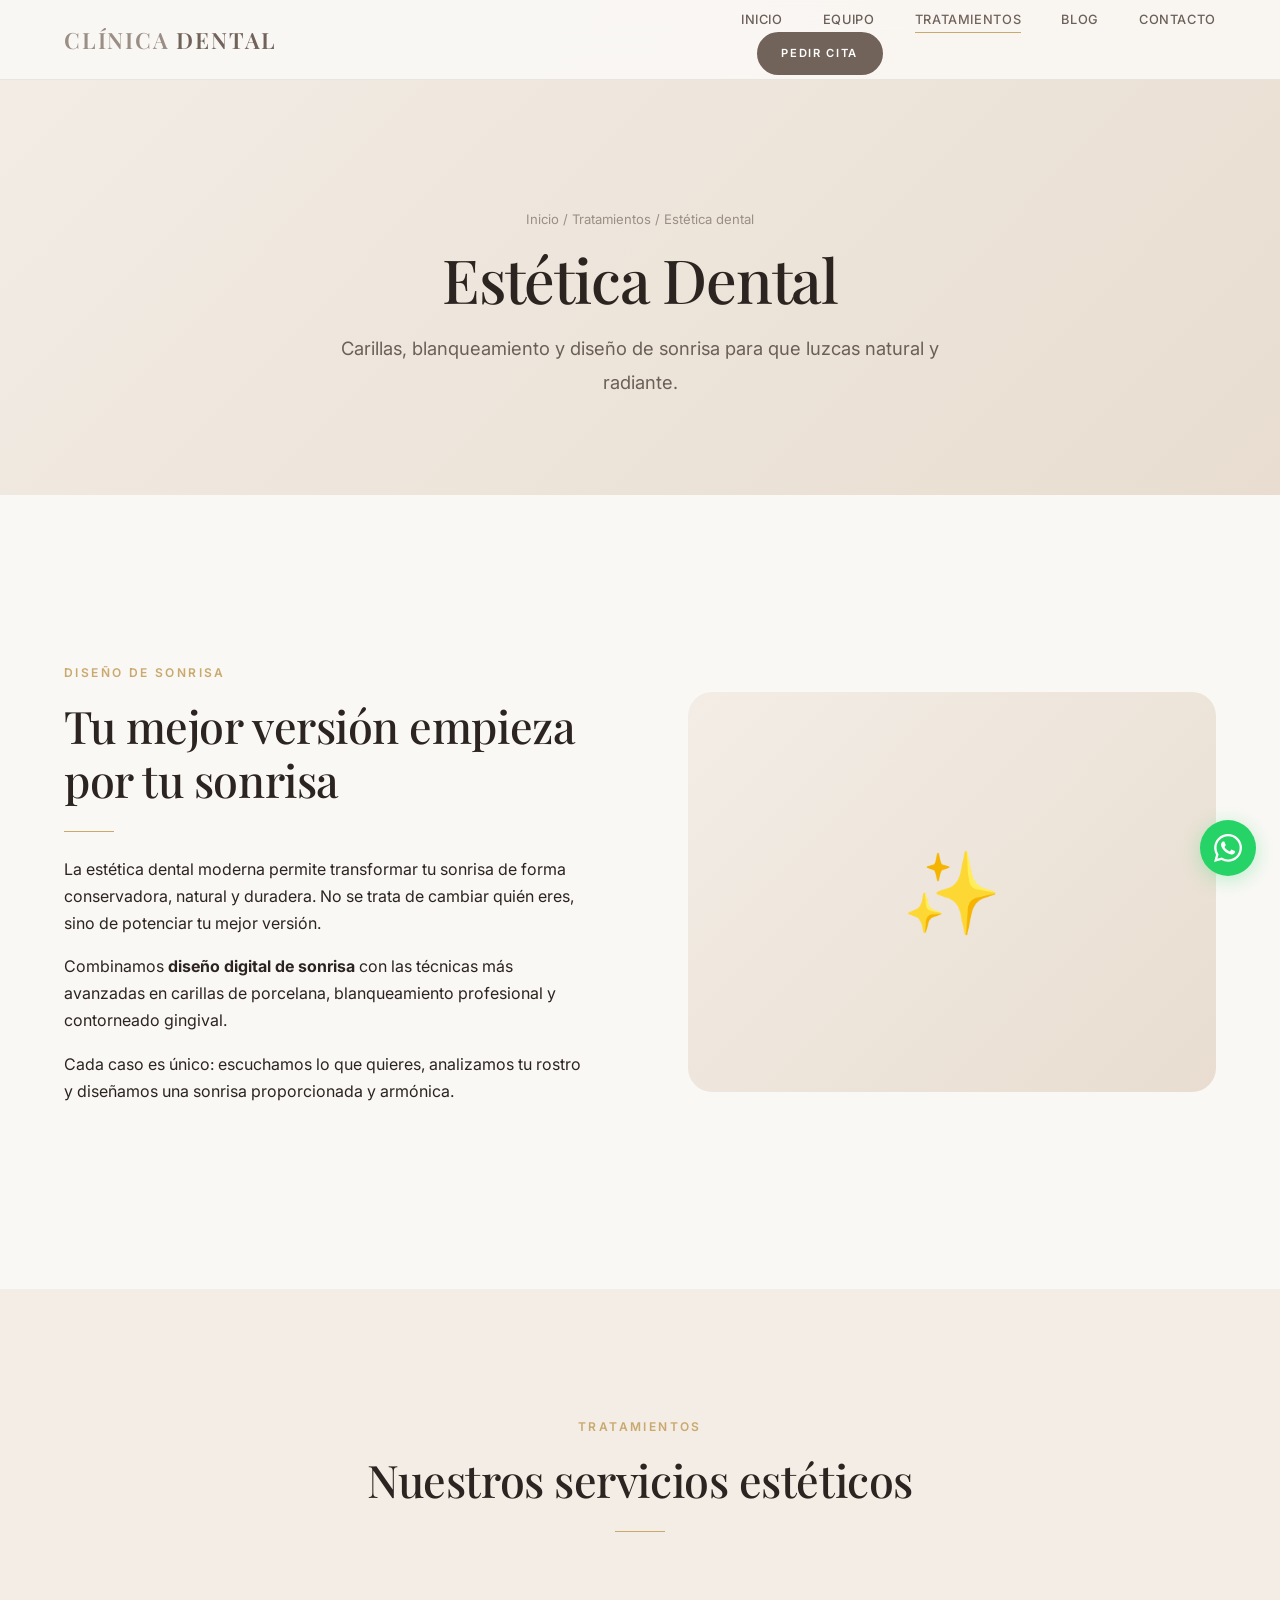
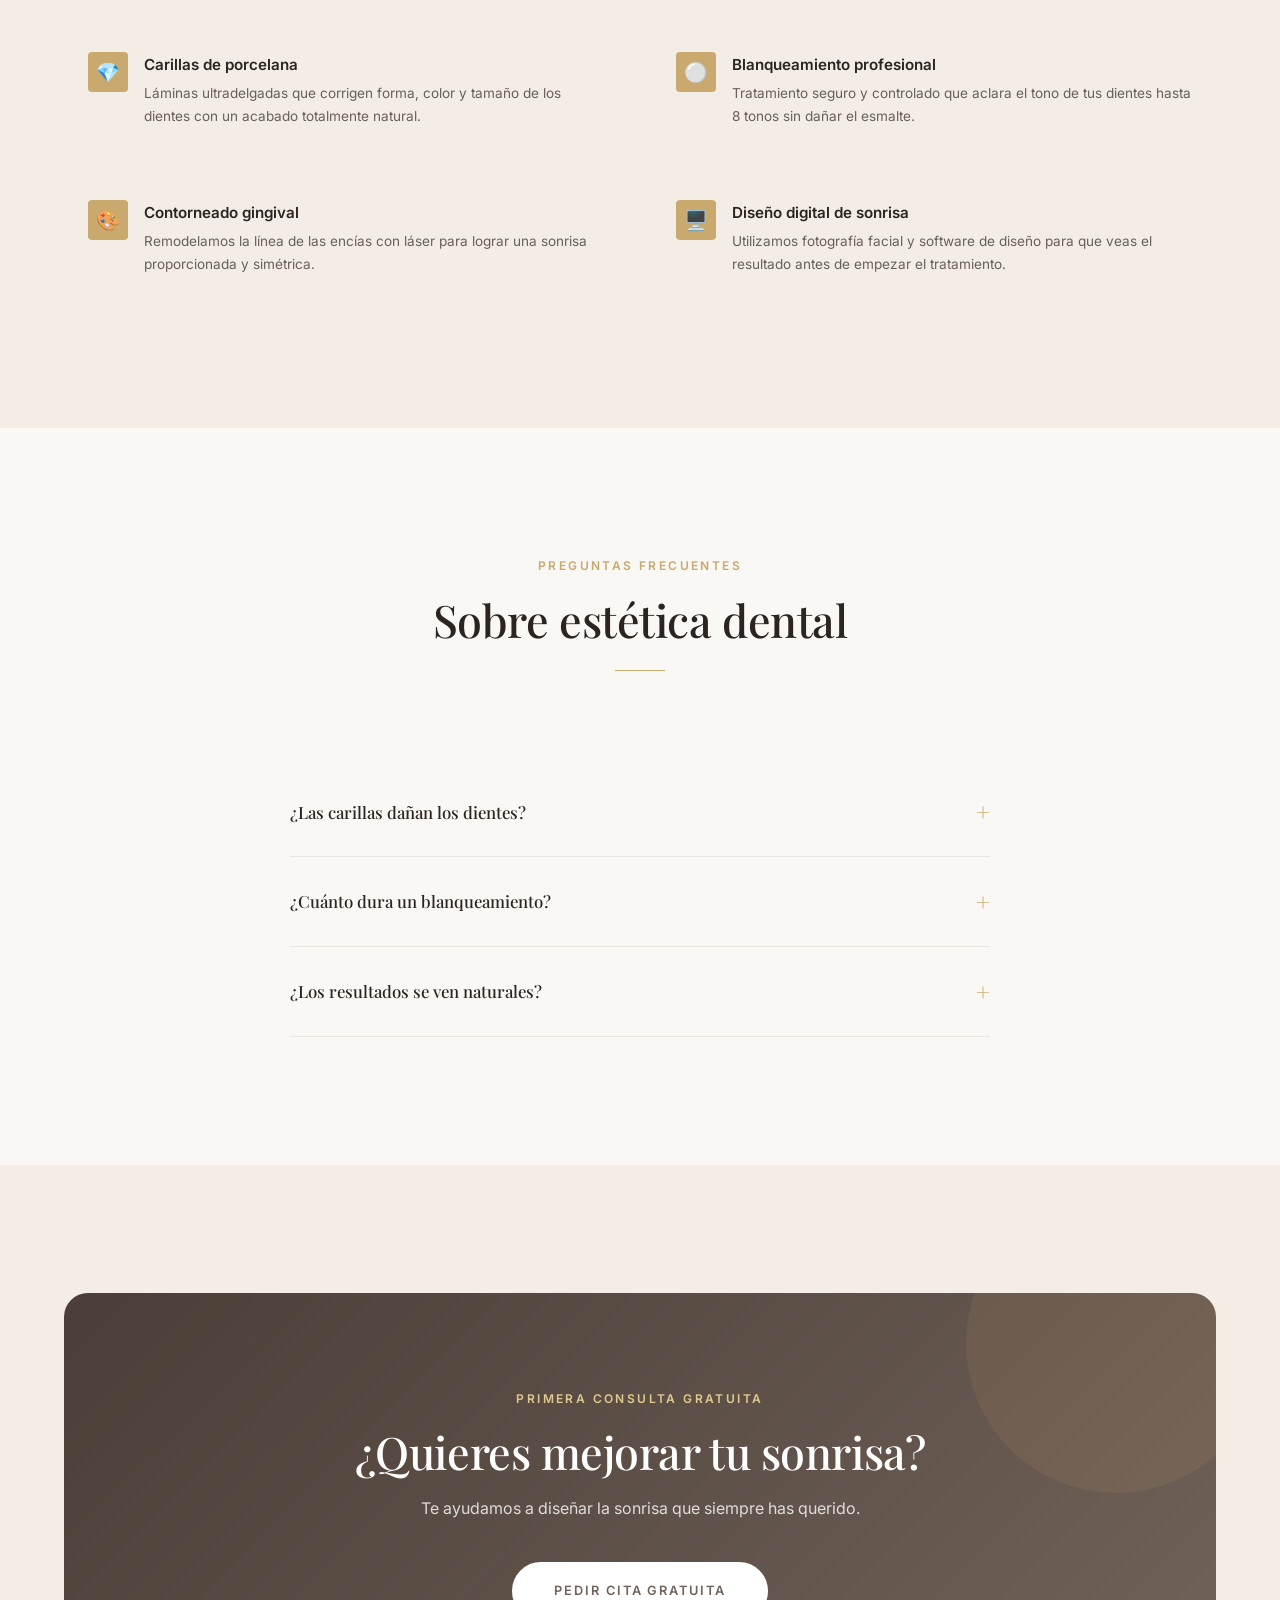
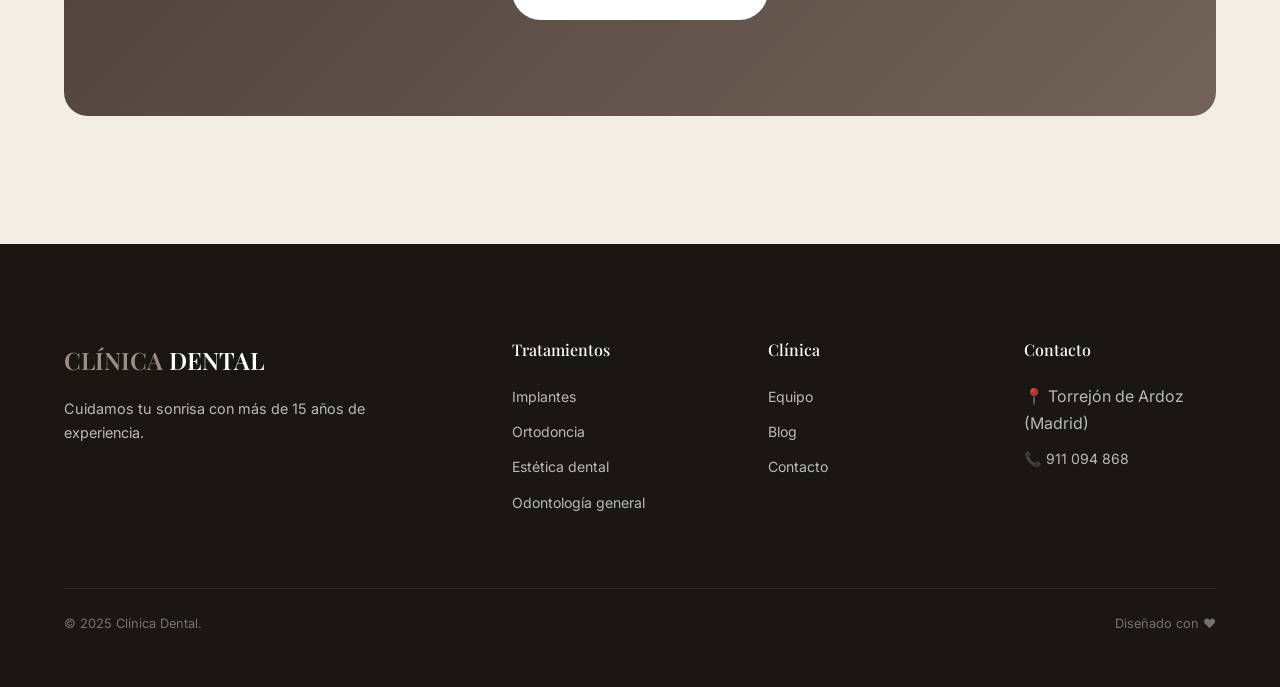
<file: servicios/estetica.html>
<!DOCTYPE html>
<html lang="es">

<head>
    <meta charset="UTF-8">
    <meta name="viewport" content="width=device-width, initial-scale=1.0">
    <title>Estética Dental | Clínica Dental</title>
    <meta name="description"
        content="Estética dental: carillas, blanqueamiento y diseño de sonrisa. Transforma tu sonrisa de forma natural.">
    <link rel="stylesheet" href="../styles.css">
    <link rel="icon" type="image/svg+xml"
        href="data:image/svg+xml,<svg xmlns='http://www.w3.org/2000/svg' viewBox='0 0 100 100'><text y='.9em' font-size='90'>🦷</text></svg>">
</head>

<body>
    <header class="header">
        <div class="container header__inner"><a href="../index.html" class="header__logo"><span>CLÍNICA</span>
                DENTAL</a>
            <nav>
                <ul class="nav__list" id="navList">
                    <li class="nav__item"><a href="../index.html" class="nav__link">Inicio</a></li>
                    <li class="nav__item"><a href="../equipo.html" class="nav__link">Equipo</a></li>
                    <li class="nav__item"><a href="javascript:void(0);" class="nav__link active">Tratamientos</a>
                        <div class="nav__dropdown"><a href="implantes.html">Implantes dentales</a><a
                                href="ortodoncia.html">Ortodoncia</a><a href="estetica.html">Estética dental</a><a
                                href="odontologia-general.html">Odontología general</a><a href="cirugia.html">Cirugía
                                oral y regenerativa</a><a href="endodoncia.html">Endodoncia y periodoncia</a></div>
                    </li>
                    <li class="nav__item"><a href="../blog.html" class="nav__link">Blog</a></li>
                    <li class="nav__item"><a href="../contacto.html" class="nav__link">Contacto</a></li>
                </ul><a href="../contacto.html" class="btn btn--primary btn--sm nav__cta">Pedir cita</a>
            </nav><button class="nav__toggle" id="navToggle"
                aria-label="Abrir menú"><span></span><span></span><span></span></button>
        </div>
    </header>

    <section class="page-hero">
        <div class="container">
            <p class="page-hero__breadcrumb"><a href="../index.html">Inicio</a> / <a
                    href="../index.html#servicios">Tratamientos</a> / Estética dental</p>
            <h1 class="page-hero__title fade-in">Estética Dental</h1>
            <p class="lead fade-in" style="max-width:600px;margin:0 auto;">Carillas, blanqueamiento y diseño de sonrisa
                para que luzcas natural y radiante.</p>
        </div>
    </section>

    <section class="section">
        <div class="container">
            <div class="split">
                <div class="split__content fade-in-left">
                    <span class="subtitle">Diseño de sonrisa</span>
                    <h2>Tu mejor versión empieza por tu sonrisa</h2>
                    <hr class="divider">
                    <p>La estética dental moderna permite transformar tu sonrisa de forma conservadora, natural y
                        duradera. No se trata de cambiar quién eres, sino de potenciar tu mejor versión.</p>
                    <p>Combinamos <strong>diseño digital de sonrisa</strong> con las técnicas más avanzadas en carillas
                        de porcelana, blanqueamiento profesional y contorneado gingival.</p>
                    <p>Cada caso es único: escuchamos lo que quieres, analizamos tu rostro y diseñamos una sonrisa
                        proporcionada y armónica.</p>
                </div>
                <div class="split__img fade-in-right">
                    <div
                        style="width:100%;height:400px;background:linear-gradient(135deg,#f3ede6,#e8ddd0);border-radius:16px;display:flex;align-items:center;justify-content:center;font-size:5rem;">
                        ✨</div>
                </div>
            </div>
        </div>
    </section>

    <section class="section section--warm">
        <div class="container">
            <div class="section__header section__header--center fade-in">
                <span class="subtitle">Tratamientos</span>
                <h2>Nuestros servicios estéticos</h2>
                <hr class="divider divider--center">
            </div>
            <div class="service-detail__features">
                <div class="feature-item fade-in fade-delay-1">
                    <div class="feature-item__icon">💎</div>
                    <div>
                        <p class="feature-item__title">Carillas de porcelana</p>
                        <p class="feature-item__text">Láminas ultradelgadas que corrigen forma, color y tamaño de los
                            dientes con un acabado totalmente natural.</p>
                    </div>
                </div>
                <div class="feature-item fade-in fade-delay-2">
                    <div class="feature-item__icon">⚪</div>
                    <div>
                        <p class="feature-item__title">Blanqueamiento profesional</p>
                        <p class="feature-item__text">Tratamiento seguro y controlado que aclara el tono de tus dientes
                            hasta 8 tonos sin dañar el esmalte.</p>
                    </div>
                </div>
                <div class="feature-item fade-in fade-delay-3">
                    <div class="feature-item__icon">🎨</div>
                    <div>
                        <p class="feature-item__title">Contorneado gingival</p>
                        <p class="feature-item__text">Remodelamos la línea de las encías con láser para lograr una
                            sonrisa proporcionada y simétrica.</p>
                    </div>
                </div>
                <div class="feature-item fade-in fade-delay-4">
                    <div class="feature-item__icon">🖥️</div>
                    <div>
                        <p class="feature-item__title">Diseño digital de sonrisa</p>
                        <p class="feature-item__text">Utilizamos fotografía facial y software de diseño para que veas el
                            resultado antes de empezar el tratamiento.</p>
                    </div>
                </div>
            </div>
        </div>
    </section>

    <section class="section">
        <div class="container">
            <div class="section__header section__header--center fade-in">
                <span class="subtitle">Preguntas frecuentes</span>
                <h2>Sobre estética dental</h2>
                <hr class="divider divider--center">
            </div>
            <div class="faq-list">
                <div class="faq-item fade-in">
                    <div class="faq-item__q">¿Las carillas dañan los dientes?</div>
                    <div class="faq-item__a">
                        <p>No. Las carillas modernas son ultradelgadas y requieren una preparación mínima del diente. Es
                            un tratamiento conservador que preserva la estructura dental.</p>
                    </div>
                </div>
                <div class="faq-item fade-in">
                    <div class="faq-item__q">¿Cuánto dura un blanqueamiento?</div>
                    <div class="faq-item__a">
                        <p>Los resultados duran entre 1 y 3 años dependiendo de los hábitos alimenticios e higiene. Se
                            puede mantener con sesiones de refuerzo.</p>
                    </div>
                </div>
                <div class="faq-item fade-in">
                    <div class="faq-item__q">¿Los resultados se ven naturales?</div>
                    <div class="faq-item__a">
                        <p>Absolutamente. Diseñamos cada caso de forma personalizada para lograr una sonrisa armónica
                            con tus rasgos faciales. El objetivo es mejorar, no cambiar.</p>
                    </div>
                </div>
            </div>
        </div>
    </section>

    <section class="section section--warm">
        <div class="container">
            <div class="cta-banner fade-in">
                <div class="cta-banner__deco"></div><span class="subtitle"
                    style="color:var(--color-gold-light);">Primera consulta gratuita</span>
                <h2>¿Quieres mejorar tu sonrisa?</h2>
                <p>Te ayudamos a diseñar la sonrisa que siempre has querido.</p><a href="../contacto.html"
                    class="btn btn--white btn--lg">Pedir cita gratuita</a>
            </div>
        </div>
    </section>

    <footer class="footer">
        <div class="container">
            <div class="footer__grid">
                <div>
                    <div class="footer__logo"><span>CLÍNICA</span> DENTAL</div>
                    <p class="footer__desc">Cuidamos tu sonrisa con más de 15 años de experiencia.</p>
                </div>
                <div>
                    <h4 class="footer__title">Tratamientos</h4>
                    <ul class="footer__links">
                        <li><a href="implantes.html">Implantes</a></li>
                        <li><a href="ortodoncia.html">Ortodoncia</a></li>
                        <li><a href="estetica.html">Estética dental</a></li>
                        <li><a href="odontologia-general.html">Odontología general</a></li>
                    </ul>
                </div>
                <div>
                    <h4 class="footer__title">Clínica</h4>
                    <ul class="footer__links">
                        <li><a href="../equipo.html">Equipo</a></li>
                        <li><a href="../blog.html">Blog</a></li>
                        <li><a href="../contacto.html">Contacto</a></li>
                    </ul>
                </div>
                <div>
                    <h4 class="footer__title">Contacto</h4>
                    <ul class="footer__links">
                        <li>📍 Torrejón de Ardoz (Madrid)</li>
                        <li><a href="javascript:void(0);">📞 911 094 868</a></li>
                    </ul>
                </div>
            </div>
            <div class="footer__bottom">
                <p>© 2025 Clínica Dental.</p>
                <p>Diseñado con ❤️</p>
            </div>
        </div>
    </footer>

    <a href="javascript:void(0);" class="whatsapp-btn" target="_blank"
        aria-label="WhatsApp"><svg viewBox="0 0 24 24" fill="currentColor">
            <path
                d="M17.472 14.382c-.297-.149-1.758-.867-2.03-.967-.273-.099-.471-.148-.67.15-.197.297-.767.966-.94 1.164-.173.199-.347.223-.644.075-.297-.15-1.255-.463-2.39-1.475-.883-.788-1.48-1.761-1.653-2.059-.173-.297-.018-.458.13-.606.134-.133.298-.347.446-.52.149-.174.198-.298.298-.497.099-.198.05-.371-.025-.52-.075-.149-.669-1.612-.916-2.207-.242-.579-.487-.5-.669-.51-.173-.008-.371-.01-.57-.01-.198 0-.52.074-.792.372-.272.297-1.04 1.016-1.04 2.479 0 1.462 1.065 2.875 1.213 3.074.149.198 2.096 3.2 5.077 4.487.709.306 1.262.489 1.694.625.712.227 1.36.195 1.871.118.571-.085 1.758-.719 2.006-1.413.248-.694.248-1.289.173-1.413-.074-.124-.272-.198-.57-.347m-5.421 7.403h-.004a9.87 9.87 0 01-5.031-1.378l-.361-.214-3.741.982.998-3.648-.235-.374a9.86 9.86 0 01-1.51-5.26c.001-5.45 4.436-9.884 9.888-9.884 2.64 0 5.122 1.03 6.988 2.898a9.825 9.825 0 012.893 6.994c-.003 5.45-4.437 9.884-9.885 9.884m8.413-18.297A11.815 11.815 0 0012.05 0C5.495 0 .16 5.335.157 11.892c0 2.096.547 4.142 1.588 5.945L.057 24l6.305-1.654a11.882 11.882 0 005.683 1.448h.005c6.554 0 11.89-5.335 11.893-11.893a11.821 11.821 0 00-3.48-8.413z" />
        </svg></a>
    <a href="javascript:void(0);" class="back-to-top" aria-label="Volver arriba"><svg width="18" height="18" viewBox="0 0 24 24"
            fill="none" stroke="currentColor" stroke-width="2">
            <path d="M18 15l-6-6-6 6" />
        </svg></a>
    <script src="../main.js"></script>
</body>

</html>
</file>
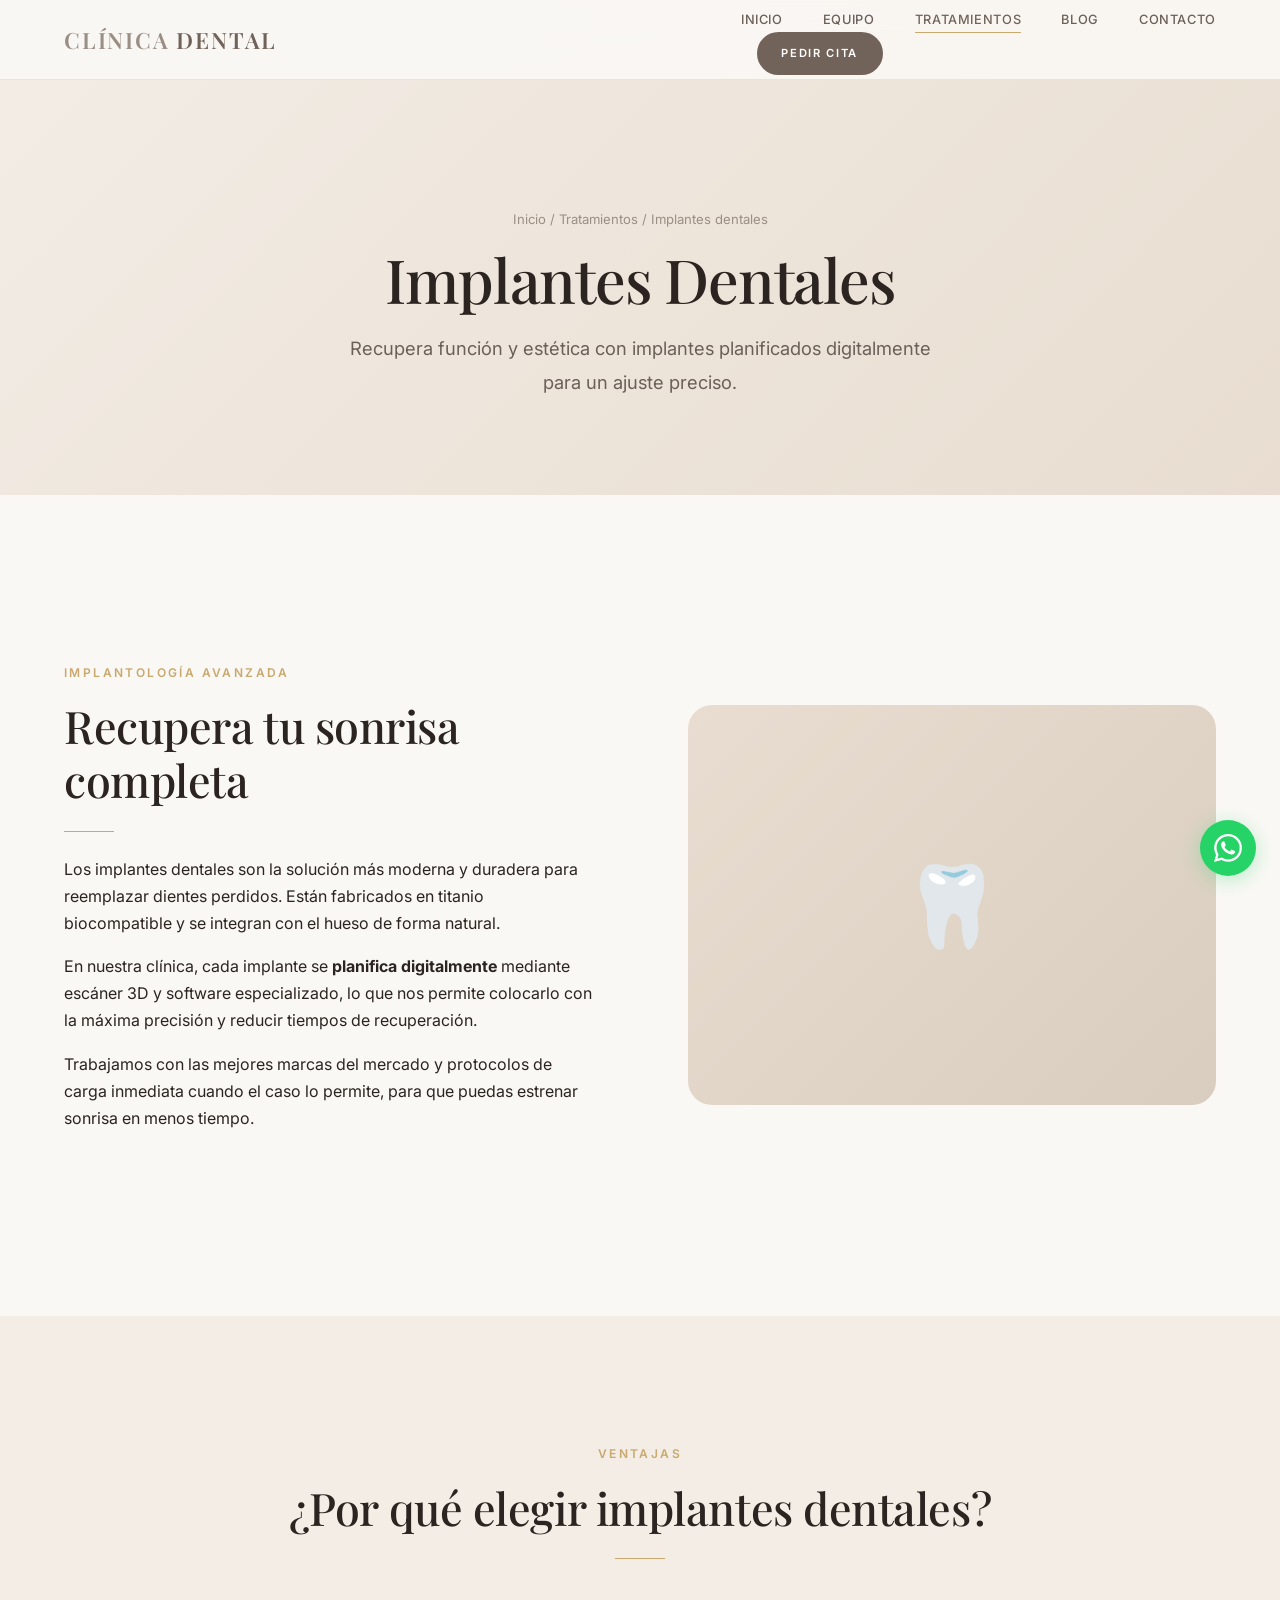
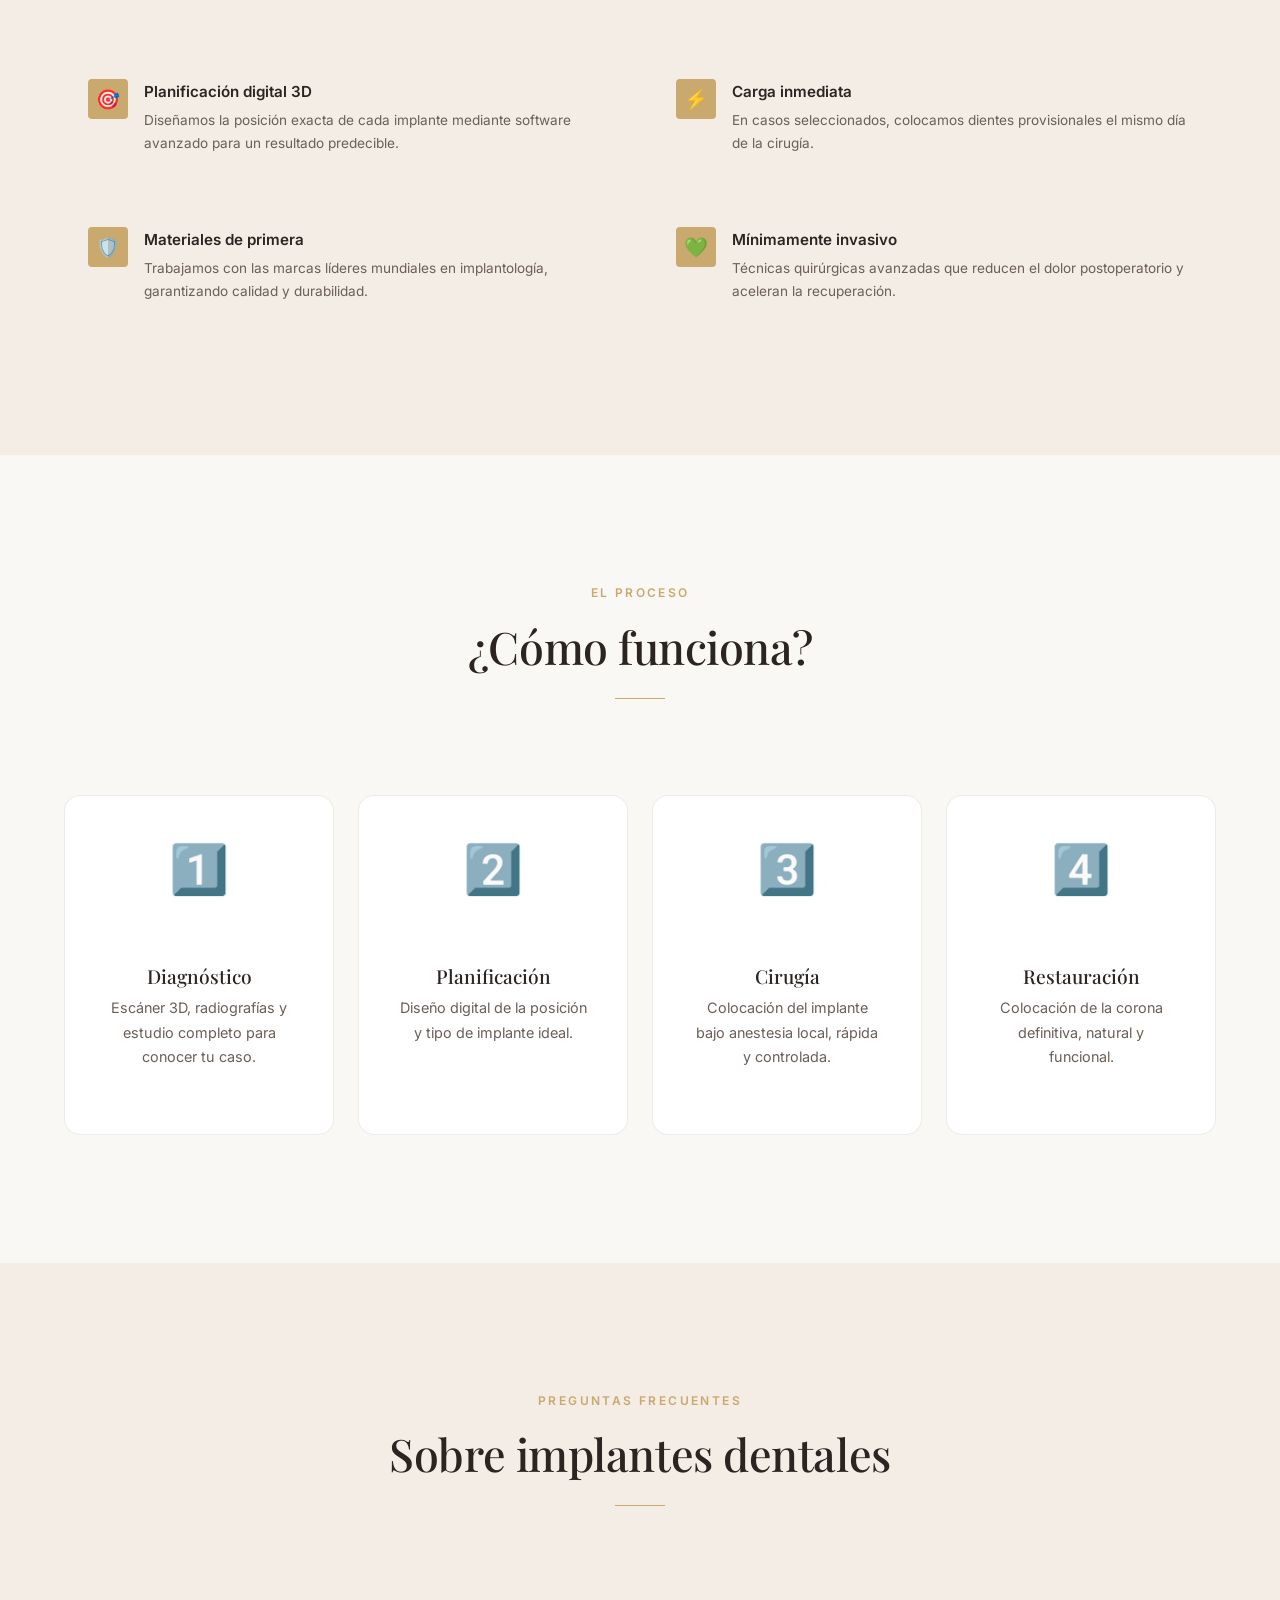
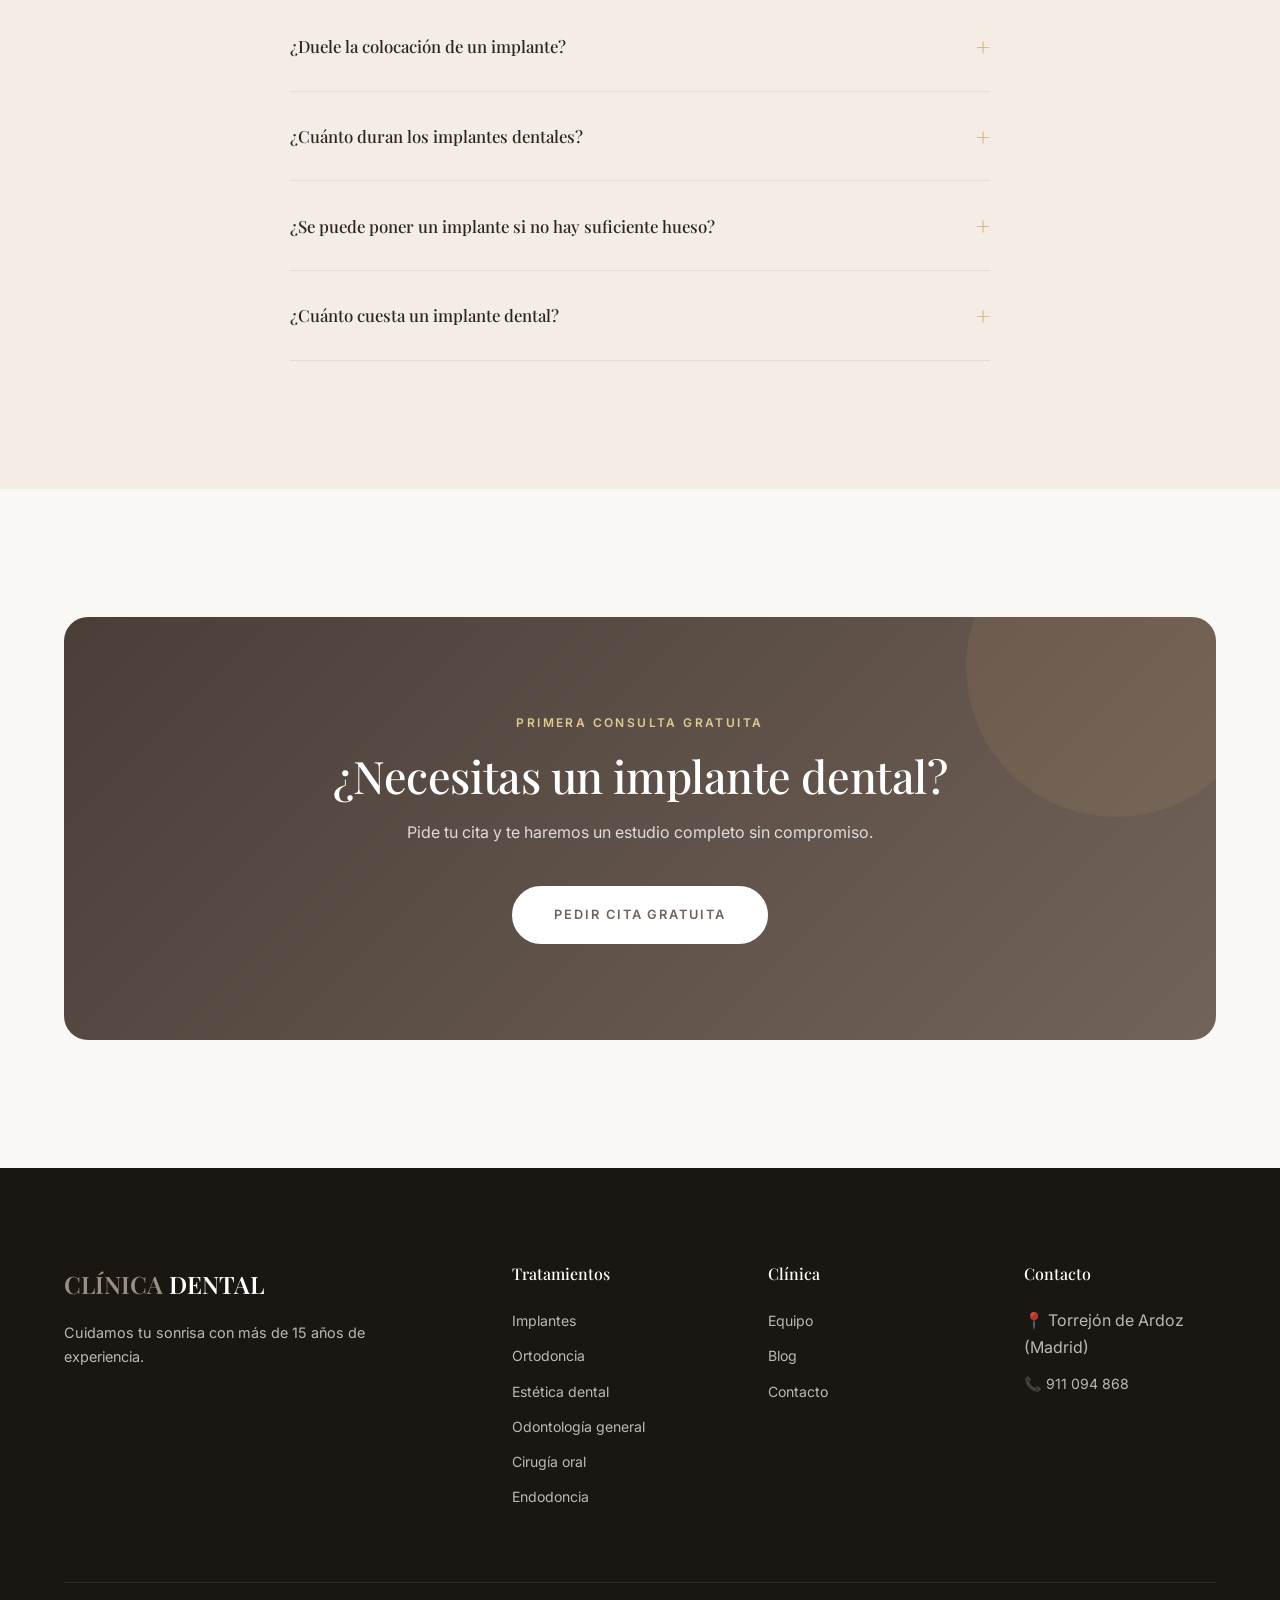
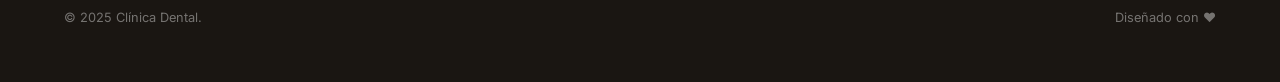
<file: servicios/implantes.html>
<!DOCTYPE html>
<html lang="es">

<head>
    <meta charset="UTF-8">
    <meta name="viewport" content="width=device-width, initial-scale=1.0">
    <title>Implantes Dentales | Clínica Dental</title>
    <meta name="description"
        content="Implantes dentales con planificación digital. Recupera tu sonrisa de forma segura y predecible con nuestro equipo especializado.">
    <link rel="stylesheet" href="../styles.css">
    <link rel="icon" type="image/svg+xml"
        href="data:image/svg+xml,<svg xmlns='http://www.w3.org/2000/svg' viewBox='0 0 100 100'><text y='.9em' font-size='90'>🦷</text></svg>">
</head>

<body>
    <header class="header">
        <div class="container header__inner"><a href="../index.html" class="header__logo"><span>CLÍNICA</span>
                DENTAL</a>
            <nav>
                <ul class="nav__list" id="navList">
                    <li class="nav__item"><a href="../index.html" class="nav__link">Inicio</a></li>
                    <li class="nav__item"><a href="../equipo.html" class="nav__link">Equipo</a></li>
                    <li class="nav__item"><a href="javascript:void(0);" class="nav__link active">Tratamientos</a>
                        <div class="nav__dropdown"><a href="implantes.html">Implantes dentales</a><a
                                href="ortodoncia.html">Ortodoncia</a><a href="estetica.html">Estética dental</a><a
                                href="odontologia-general.html">Odontología general</a><a href="cirugia.html">Cirugía
                                oral y regenerativa</a><a href="endodoncia.html">Endodoncia y periodoncia</a></div>
                    </li>
                    <li class="nav__item"><a href="../blog.html" class="nav__link">Blog</a></li>
                    <li class="nav__item"><a href="../contacto.html" class="nav__link">Contacto</a></li>
                </ul><a href="../contacto.html" class="btn btn--primary btn--sm nav__cta">Pedir cita</a>
            </nav><button class="nav__toggle" id="navToggle"
                aria-label="Abrir menú"><span></span><span></span><span></span></button>
        </div>
    </header>

    <section class="page-hero">
        <div class="container">
            <p class="page-hero__breadcrumb"><a href="../index.html">Inicio</a> / <a
                    href="../index.html#servicios">Tratamientos</a> / Implantes dentales</p>
            <h1 class="page-hero__title fade-in">Implantes Dentales</h1>
            <p class="lead fade-in" style="max-width:600px;margin:0 auto;">Recupera función y estética con implantes
                planificados digitalmente para un ajuste preciso.</p>
        </div>
    </section>

    <!-- Intro -->
    <section class="section">
        <div class="container">
            <div class="split">
                <div class="split__content fade-in-left">
                    <span class="subtitle">Implantología avanzada</span>
                    <h2>Recupera tu sonrisa completa</h2>
                    <hr class="divider">
                    <p>Los implantes dentales son la solución más moderna y duradera para reemplazar dientes perdidos.
                        Están fabricados en titanio biocompatible y se integran con el hueso de forma natural.</p>
                    <p>En nuestra clínica, cada implante se <strong>planifica digitalmente</strong> mediante escáner 3D
                        y software especializado, lo que nos permite colocarlo con la máxima precisión y reducir tiempos
                        de recuperación.</p>
                    <p>Trabajamos con las mejores marcas del mercado y protocolos de carga inmediata cuando el caso lo
                        permite, para que puedas estrenar sonrisa en menos tiempo.</p>
                </div>
                <div class="split__img fade-in-right">
                    <div
                        style="width:100%;height:400px;background:linear-gradient(135deg,#e8ddd0,#d9cdbf);border-radius:16px;display:flex;align-items:center;justify-content:center;font-size:5rem;">
                        🦷</div>
                </div>
            </div>
        </div>
    </section>

    <!-- Features -->
    <section class="section section--warm">
        <div class="container">
            <div class="section__header section__header--center fade-in">
                <span class="subtitle">Ventajas</span>
                <h2>¿Por qué elegir implantes dentales?</h2>
                <hr class="divider divider--center">
            </div>
            <div class="service-detail__features">
                <div class="feature-item fade-in fade-delay-1">
                    <div class="feature-item__icon">🎯</div>
                    <div>
                        <p class="feature-item__title">Planificación digital 3D</p>
                        <p class="feature-item__text">Diseñamos la posición exacta de cada implante mediante software
                            avanzado para un resultado predecible.</p>
                    </div>
                </div>
                <div class="feature-item fade-in fade-delay-2">
                    <div class="feature-item__icon">⚡</div>
                    <div>
                        <p class="feature-item__title">Carga inmediata</p>
                        <p class="feature-item__text">En casos seleccionados, colocamos dientes provisionales el mismo
                            día de la cirugía.</p>
                    </div>
                </div>
                <div class="feature-item fade-in fade-delay-3">
                    <div class="feature-item__icon">🛡️</div>
                    <div>
                        <p class="feature-item__title">Materiales de primera</p>
                        <p class="feature-item__text">Trabajamos con las marcas líderes mundiales en implantología,
                            garantizando calidad y durabilidad.</p>
                    </div>
                </div>
                <div class="feature-item fade-in fade-delay-4">
                    <div class="feature-item__icon">💚</div>
                    <div>
                        <p class="feature-item__title">Mínimamente invasivo</p>
                        <p class="feature-item__text">Técnicas quirúrgicas avanzadas que reducen el dolor postoperatorio
                            y aceleran la recuperación.</p>
                    </div>
                </div>
            </div>
        </div>
    </section>

    <!-- Process -->
    <section class="section">
        <div class="container">
            <div class="section__header section__header--center fade-in">
                <span class="subtitle">El proceso</span>
                <h2>¿Cómo funciona?</h2>
                <hr class="divider divider--center">
            </div>
            <div class="services-grid services-grid--4">
                <div class="service-card fade-in fade-delay-1" style="text-align:center;">
                    <div style="padding:2rem;font-size:3rem;">1️⃣</div>
                    <div class="service-card__body">
                        <h3 class="service-card__title">Diagnóstico</h3>
                        <p class="service-card__text">Escáner 3D, radiografías y estudio completo para conocer tu caso.
                        </p>
                    </div>
                </div>
                <div class="service-card fade-in fade-delay-2" style="text-align:center;">
                    <div style="padding:2rem;font-size:3rem;">2️⃣</div>
                    <div class="service-card__body">
                        <h3 class="service-card__title">Planificación</h3>
                        <p class="service-card__text">Diseño digital de la posición y tipo de implante ideal.</p>
                    </div>
                </div>
                <div class="service-card fade-in fade-delay-3" style="text-align:center;">
                    <div style="padding:2rem;font-size:3rem;">3️⃣</div>
                    <div class="service-card__body">
                        <h3 class="service-card__title">Cirugía</h3>
                        <p class="service-card__text">Colocación del implante bajo anestesia local, rápida y controlada.
                        </p>
                    </div>
                </div>
                <div class="service-card fade-in fade-delay-4" style="text-align:center;">
                    <div style="padding:2rem;font-size:3rem;">4️⃣</div>
                    <div class="service-card__body">
                        <h3 class="service-card__title">Restauración</h3>
                        <p class="service-card__text">Colocación de la corona definitiva, natural y funcional.</p>
                    </div>
                </div>
            </div>
        </div>
    </section>

    <!-- FAQ -->
    <section class="section section--warm">
        <div class="container">
            <div class="section__header section__header--center fade-in">
                <span class="subtitle">Preguntas frecuentes</span>
                <h2>Sobre implantes dentales</h2>
                <hr class="divider divider--center">
            </div>
            <div class="faq-list">
                <div class="faq-item fade-in">
                    <div class="faq-item__q">¿Duele la colocación de un implante?</div>
                    <div class="faq-item__a">
                        <p>La intervención se realiza bajo anestesia local, por lo que no sentirás dolor durante el
                            procedimiento. Tras la cirugía, es normal tener algo de molestia que se controla fácilmente
                            con medicación.</p>
                    </div>
                </div>
                <div class="faq-item fade-in">
                    <div class="faq-item__q">¿Cuánto duran los implantes dentales?</div>
                    <div class="faq-item__a">
                        <p>Con un mantenimiento adecuado y revisiones periódicas, los implantes pueden durar toda la
                            vida. La corona puede necesitar reemplazo tras 15-20 años por desgaste natural.</p>
                    </div>
                </div>
                <div class="faq-item fade-in">
                    <div class="faq-item__q">¿Se puede poner un implante si no hay suficiente hueso?</div>
                    <div class="faq-item__a">
                        <p>Sí. Realizamos técnicas de regeneración ósea e injertos para reconstruir el hueso antes de
                            colocar el implante, logrando resultados estables y duraderos.</p>
                    </div>
                </div>
                <div class="faq-item fade-in">
                    <div class="faq-item__q">¿Cuánto cuesta un implante dental?</div>
                    <div class="faq-item__a">
                        <p>El precio depende del caso. Te damos siempre un presupuesto transparente y sin sorpresas, con
                            opciones de financiación cómodas. Pide tu primera consulta gratuita.</p>
                    </div>
                </div>
            </div>
        </div>
    </section>

    <!-- CTA -->
    <section class="section">
        <div class="container">
            <div class="cta-banner fade-in">
                <div class="cta-banner__deco"></div>
                <span class="subtitle" style="color:var(--color-gold-light);">Primera consulta gratuita</span>
                <h2>¿Necesitas un implante dental?</h2>
                <p>Pide tu cita y te haremos un estudio completo sin compromiso.</p>
                <a href="../contacto.html" class="btn btn--white btn--lg">Pedir cita gratuita</a>
            </div>
        </div>
    </section>

    <footer class="footer">
        <div class="container">
            <div class="footer__grid">
                <div>
                    <div class="footer__logo"><span>CLÍNICA</span> DENTAL</div>
                    <p class="footer__desc">Cuidamos tu sonrisa con más de 15 años de experiencia.</p>
                </div>
                <div>
                    <h4 class="footer__title">Tratamientos</h4>
                    <ul class="footer__links">
                        <li><a href="implantes.html">Implantes</a></li>
                        <li><a href="ortodoncia.html">Ortodoncia</a></li>
                        <li><a href="estetica.html">Estética dental</a></li>
                        <li><a href="odontologia-general.html">Odontología general</a></li>
                        <li><a href="cirugia.html">Cirugía oral</a></li>
                        <li><a href="endodoncia.html">Endodoncia</a></li>
                    </ul>
                </div>
                <div>
                    <h4 class="footer__title">Clínica</h4>
                    <ul class="footer__links">
                        <li><a href="../equipo.html">Equipo</a></li>
                        <li><a href="../blog.html">Blog</a></li>
                        <li><a href="../contacto.html">Contacto</a></li>
                    </ul>
                </div>
                <div>
                    <h4 class="footer__title">Contacto</h4>
                    <ul class="footer__links">
                        <li>📍 Torrejón de Ardoz (Madrid)</li>
                        <li><a href="javascript:void(0);">📞 911 094 868</a></li>
                    </ul>
                </div>
            </div>
            <div class="footer__bottom">
                <p>© 2025 Clínica Dental.</p>
                <p>Diseñado con ❤️</p>
            </div>
        </div>
    </footer>

    <a href="javascript:void(0);" class="whatsapp-btn" target="_blank" aria-label="WhatsApp"><svg viewBox="0 0 24 24"
            fill="currentColor">
            <path
                d="M17.472 14.382c-.297-.149-1.758-.867-2.03-.967-.273-.099-.471-.148-.67.15-.197.297-.767.966-.94 1.164-.173.199-.347.223-.644.075-.297-.15-1.255-.463-2.39-1.475-.883-.788-1.48-1.761-1.653-2.059-.173-.297-.018-.458.13-.606.134-.133.298-.347.446-.52.149-.174.198-.298.298-.497.099-.198.05-.371-.025-.52-.075-.149-.669-1.612-.916-2.207-.242-.579-.487-.5-.669-.51-.173-.008-.371-.01-.57-.01-.198 0-.52.074-.792.372-.272.297-1.04 1.016-1.04 2.479 0 1.462 1.065 2.875 1.213 3.074.149.198 2.096 3.2 5.077 4.487.709.306 1.262.489 1.694.625.712.227 1.36.195 1.871.118.571-.085 1.758-.719 2.006-1.413.248-.694.248-1.289.173-1.413-.074-.124-.272-.198-.57-.347m-5.421 7.403h-.004a9.87 9.87 0 01-5.031-1.378l-.361-.214-3.741.982.998-3.648-.235-.374a9.86 9.86 0 01-1.51-5.26c.001-5.45 4.436-9.884 9.888-9.884 2.64 0 5.122 1.03 6.988 2.898a9.825 9.825 0 012.893 6.994c-.003 5.45-4.437 9.884-9.885 9.884m8.413-18.297A11.815 11.815 0 0012.05 0C5.495 0 .16 5.335.157 11.892c0 2.096.547 4.142 1.588 5.945L.057 24l6.305-1.654a11.882 11.882 0 005.683 1.448h.005c6.554 0 11.89-5.335 11.893-11.893a11.821 11.821 0 00-3.48-8.413z" />
        </svg></a>
    <a href="javascript:void(0);" class="back-to-top" aria-label="Volver arriba"><svg width="18" height="18"
            viewBox="0 0 24 24" fill="none" stroke="currentColor" stroke-width="2">
            <path d="M18 15l-6-6-6 6" />
        </svg></a>
    <script src="../main.js"></script>
</body>

</html>
</file>
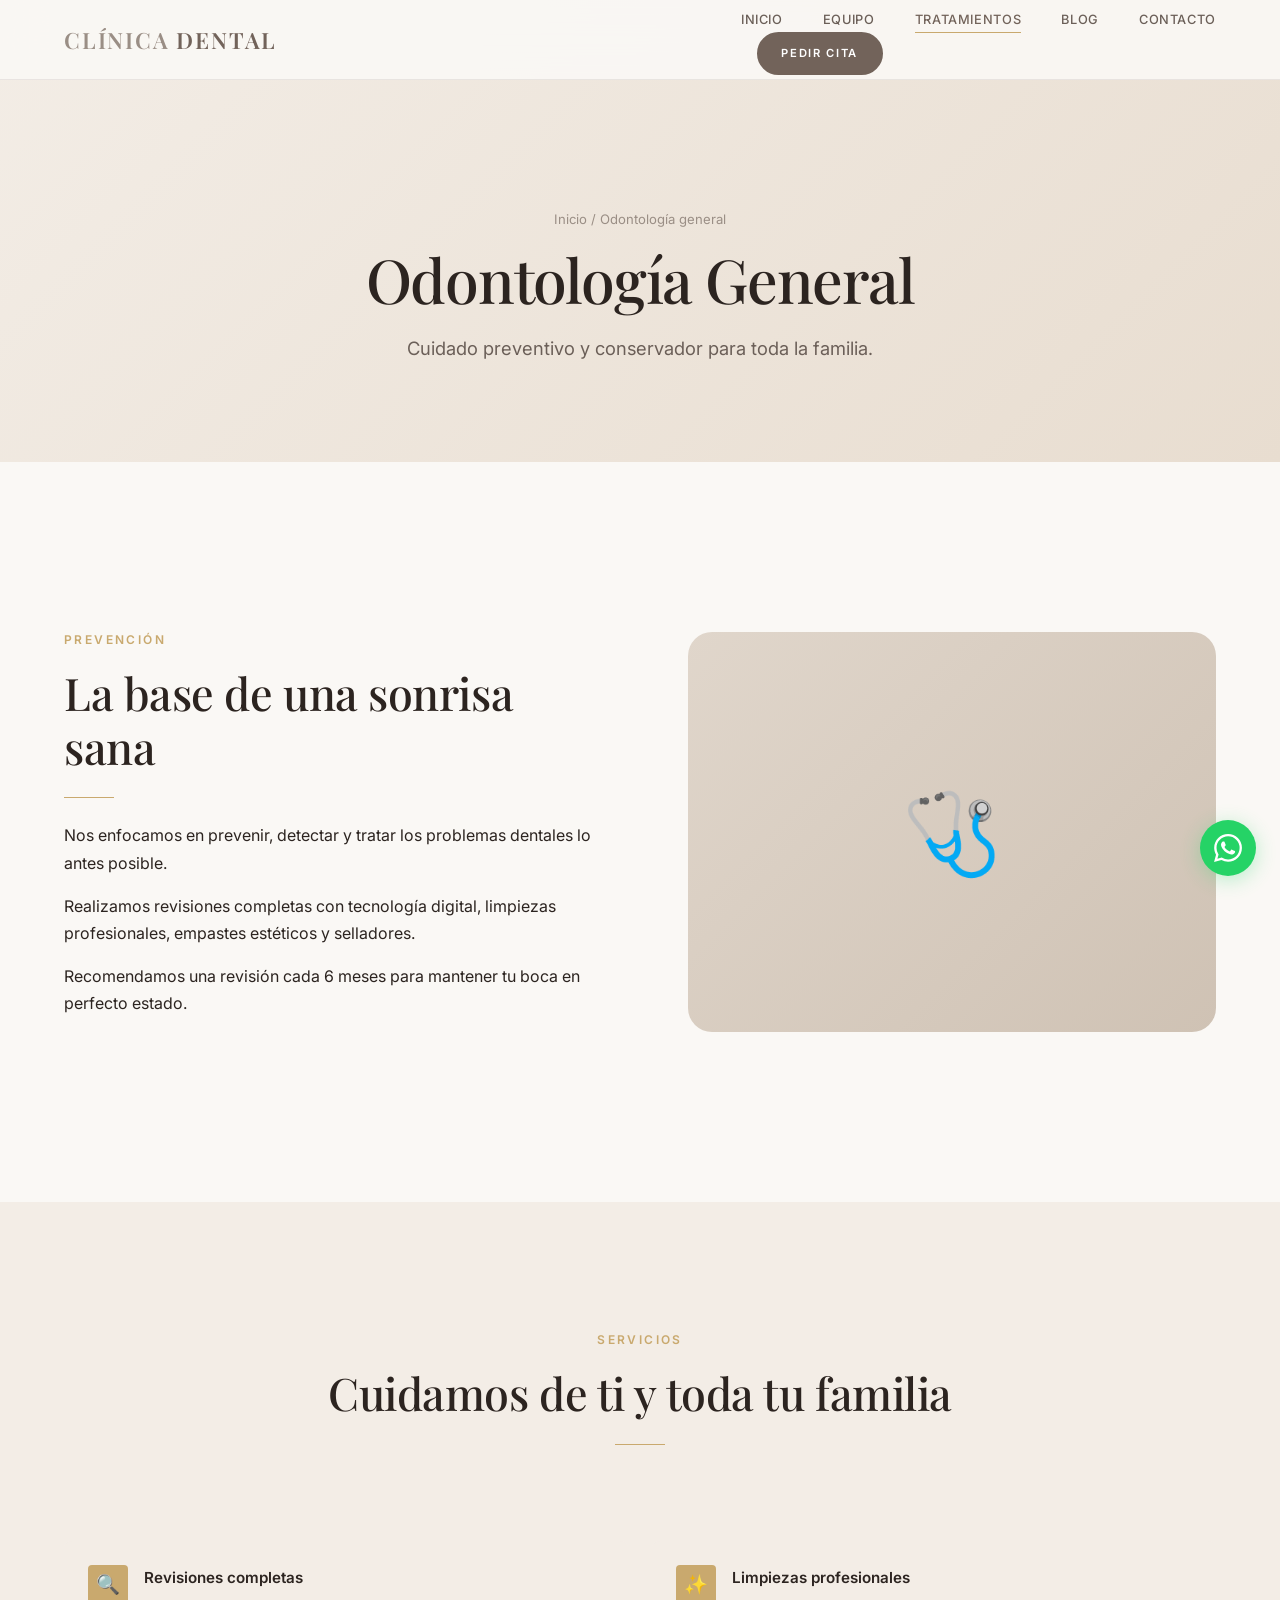
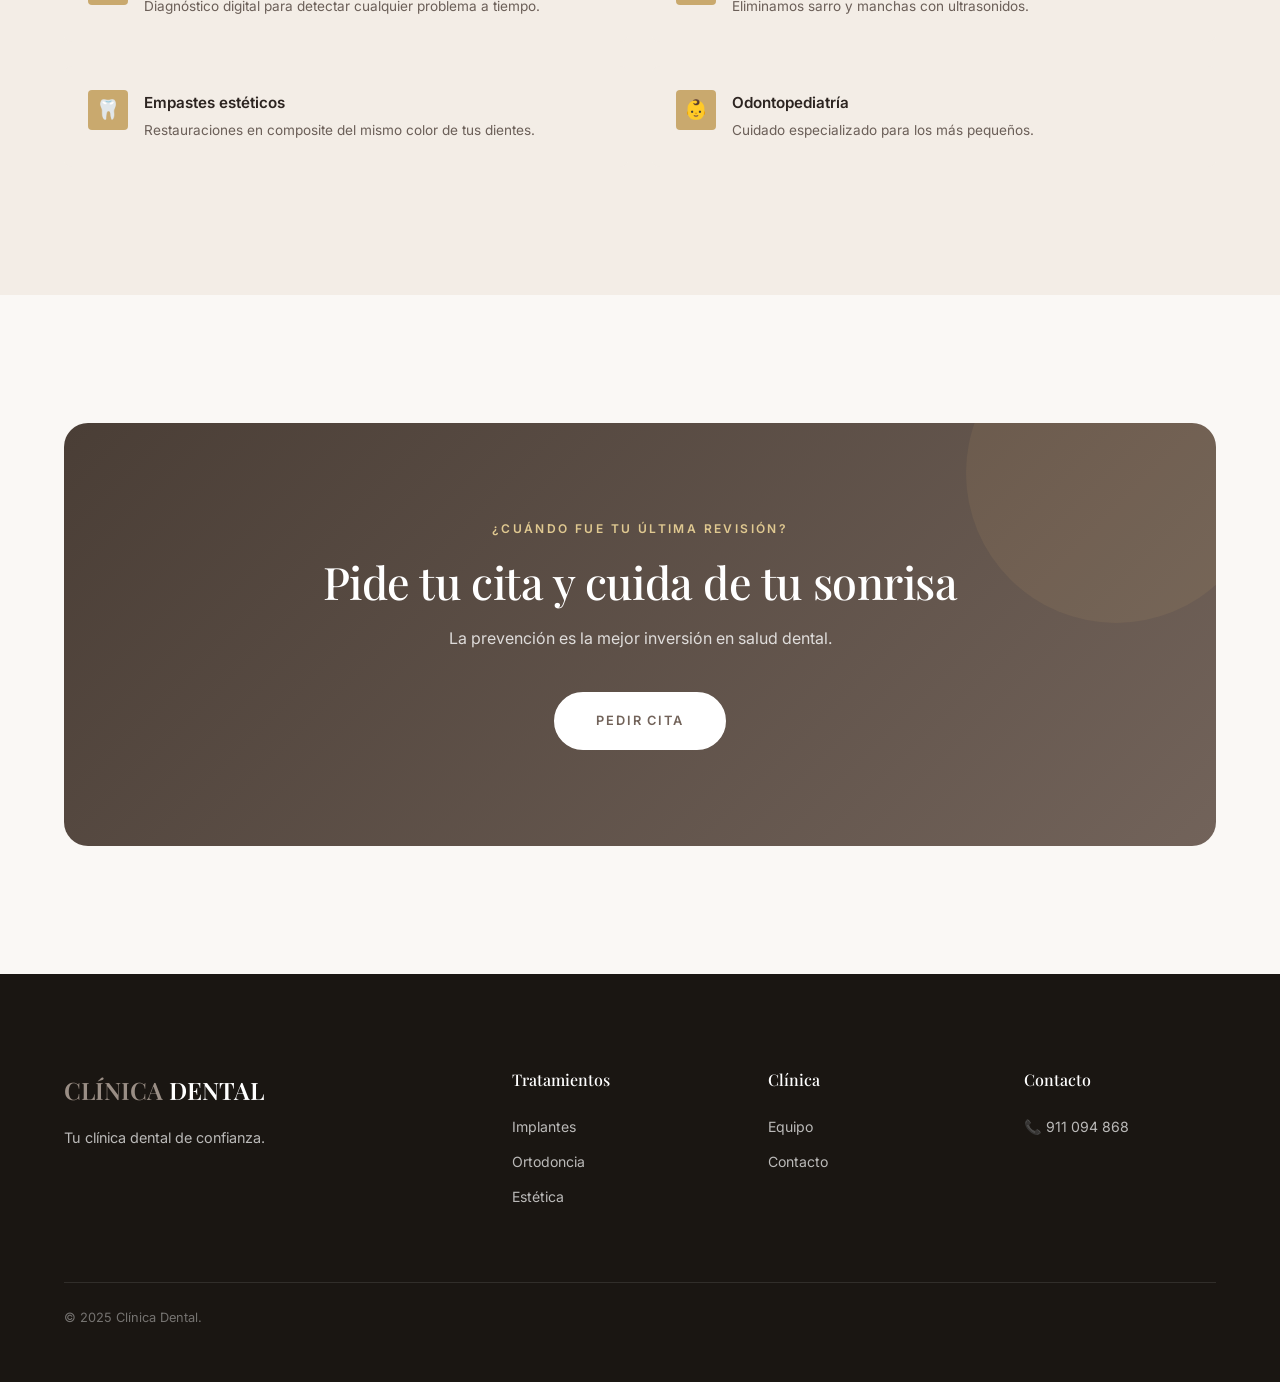
<file: servicios/odontologia-general.html>
<!DOCTYPE html>
<html lang="es">

<head>
    <meta charset="UTF-8">
    <meta name="viewport" content="width=device-width, initial-scale=1.0">
    <title>Odontología General | Clínica Dental</title>
    <meta name="description" content="Odontología general: revisiones, limpiezas, empastes y cuidado preventivo.">
    <link rel="stylesheet" href="../styles.css">
    <link rel="icon" type="image/svg+xml"
        href="data:image/svg+xml,<svg xmlns='http://www.w3.org/2000/svg' viewBox='0 0 100 100'><text y='.9em' font-size='90'>🦷</text></svg>">
</head>

<body>
    <header class="header">
        <div class="container header__inner"><a href="../index.html" class="header__logo"><span>CLÍNICA</span>
                DENTAL</a>
            <nav>
                <ul class="nav__list" id="navList">
                    <li class="nav__item"><a href="../index.html" class="nav__link">Inicio</a></li>
                    <li class="nav__item"><a href="../equipo.html" class="nav__link">Equipo</a></li>
                    <li class="nav__item"><a href="javascript:void(0);" class="nav__link active">Tratamientos</a>
                        <div class="nav__dropdown"><a href="implantes.html">Implantes</a><a
                                href="ortodoncia.html">Ortodoncia</a><a href="estetica.html">Estética</a><a
                                href="odontologia-general.html">General</a><a href="cirugia.html">Cirugía</a><a
                                href="endodoncia.html">Endodoncia</a></div>
                    </li>
                    <li class="nav__item"><a href="../blog.html" class="nav__link">Blog</a></li>
                    <li class="nav__item"><a href="../contacto.html" class="nav__link">Contacto</a></li>
                </ul><a href="../contacto.html" class="btn btn--primary btn--sm nav__cta">Pedir cita</a>
            </nav><button class="nav__toggle" id="navToggle"
                aria-label="Menú"><span></span><span></span><span></span></button>
        </div>
    </header>

    <section class="page-hero">
        <div class="container">
            <p class="page-hero__breadcrumb"><a href="../index.html">Inicio</a> / Odontología general</p>
            <h1 class="page-hero__title fade-in">Odontología General</h1>
            <p class="lead fade-in" style="max-width:600px;margin:0 auto;">Cuidado preventivo y conservador para toda la
                familia.</p>
        </div>
    </section>

    <section class="section">
        <div class="container">
            <div class="split">
                <div class="split__content fade-in-left"><span class="subtitle">Prevención</span>
                    <h2>La base de una sonrisa sana</h2>
                    <hr class="divider">
                    <p>Nos enfocamos en prevenir, detectar y tratar los problemas dentales lo antes posible.</p>
                    <p>Realizamos revisiones completas con tecnología digital, limpiezas profesionales, empastes
                        estéticos y selladores.</p>
                    <p>Recomendamos una revisión cada 6 meses para mantener tu boca en perfecto estado.</p>
                </div>
                <div class="split__img fade-in-right">
                    <div
                        style="width:100%;height:400px;background:linear-gradient(135deg,#e0d6cb,#cfc2b4);border-radius:16px;display:flex;align-items:center;justify-content:center;font-size:5rem;">
                        🩺</div>
                </div>
            </div>
        </div>
    </section>

    <section class="section section--warm">
        <div class="container">
            <div class="section__header section__header--center fade-in"><span class="subtitle">Servicios</span>
                <h2>Cuidamos de ti y toda tu familia</h2>
                <hr class="divider divider--center">
            </div>
            <div class="service-detail__features">
                <div class="feature-item fade-in fade-delay-1">
                    <div class="feature-item__icon">🔍</div>
                    <div>
                        <p class="feature-item__title">Revisiones completas</p>
                        <p class="feature-item__text">Diagnóstico digital para detectar cualquier problema a tiempo.</p>
                    </div>
                </div>
                <div class="feature-item fade-in fade-delay-2">
                    <div class="feature-item__icon">✨</div>
                    <div>
                        <p class="feature-item__title">Limpiezas profesionales</p>
                        <p class="feature-item__text">Eliminamos sarro y manchas con ultrasonidos.</p>
                    </div>
                </div>
                <div class="feature-item fade-in fade-delay-3">
                    <div class="feature-item__icon">🦷</div>
                    <div>
                        <p class="feature-item__title">Empastes estéticos</p>
                        <p class="feature-item__text">Restauraciones en composite del mismo color de tus dientes.</p>
                    </div>
                </div>
                <div class="feature-item fade-in fade-delay-4">
                    <div class="feature-item__icon">👶</div>
                    <div>
                        <p class="feature-item__title">Odontopediatría</p>
                        <p class="feature-item__text">Cuidado especializado para los más pequeños.</p>
                    </div>
                </div>
            </div>
        </div>
    </section>

    <section class="section">
        <div class="container">
            <div class="cta-banner fade-in">
                <div class="cta-banner__deco"></div><span class="subtitle"
                    style="color:var(--color-gold-light);">¿Cuándo fue tu última revisión?</span>
                <h2>Pide tu cita y cuida de tu sonrisa</h2>
                <p>La prevención es la mejor inversión en salud dental.</p><a href="../contacto.html"
                    class="btn btn--white btn--lg">Pedir cita</a>
            </div>
        </div>
    </section>

    <footer class="footer">
        <div class="container">
            <div class="footer__grid">
                <div>
                    <div class="footer__logo"><span>CLÍNICA</span> DENTAL</div>
                    <p class="footer__desc">Tu clínica dental de confianza.</p>
                </div>
                <div>
                    <h4 class="footer__title">Tratamientos</h4>
                    <ul class="footer__links">
                        <li><a href="implantes.html">Implantes</a></li>
                        <li><a href="ortodoncia.html">Ortodoncia</a></li>
                        <li><a href="estetica.html">Estética</a></li>
                    </ul>
                </div>
                <div>
                    <h4 class="footer__title">Clínica</h4>
                    <ul class="footer__links">
                        <li><a href="../equipo.html">Equipo</a></li>
                        <li><a href="../contacto.html">Contacto</a></li>
                    </ul>
                </div>
                <div>
                    <h4 class="footer__title">Contacto</h4>
                    <ul class="footer__links">
                        <li><a href="javascript:void(0);">📞 911 094 868</a></li>
                    </ul>
                </div>
            </div>
            <div class="footer__bottom">
                <p>© 2025 Clínica Dental.</p>
            </div>
        </div>
    </footer>

    <a href="javascript:void(0);" class="whatsapp-btn" target="_blank"
        aria-label="WhatsApp"><svg viewBox="0 0 24 24" fill="currentColor">
            <path
                d="M17.472 14.382c-.297-.149-1.758-.867-2.03-.967-.273-.099-.471-.148-.67.15-.197.297-.767.966-.94 1.164-.173.199-.347.223-.644.075-.297-.15-1.255-.463-2.39-1.475-.883-.788-1.48-1.761-1.653-2.059-.173-.297-.018-.458.13-.606.134-.133.298-.347.446-.52.149-.174.198-.298.298-.497.099-.198.05-.371-.025-.52-.075-.149-.669-1.612-.916-2.207-.242-.579-.487-.5-.669-.51l-.57-.01c-.198 0-.52.074-.792.372-.272.297-1.04 1.016-1.04 2.479 0 1.462 1.065 2.875 1.213 3.074.149.198 2.096 3.2 5.077 4.487.709.306 1.262.489 1.694.625.712.227 1.36.195 1.871.118.571-.085 1.758-.719 2.006-1.413.248-.694.248-1.289.173-1.413-.074-.124-.272-.198-.57-.347m-5.421 7.403h-.004a9.87 9.87 0 01-5.031-1.378l-.361-.214-3.741.982.998-3.648-.235-.374a9.86 9.86 0 01-1.51-5.26c.001-5.45 4.436-9.884 9.888-9.884 2.64 0 5.122 1.03 6.988 2.898a9.825 9.825 0 012.893 6.994c-.003 5.45-4.437 9.884-9.885 9.884m8.413-18.297A11.815 11.815 0 0012.05 0C5.495 0 .16 5.335.157 11.892c0 2.096.547 4.142 1.588 5.945L.057 24l6.305-1.654a11.882 11.882 0 005.683 1.448h.005c6.554 0 11.89-5.335 11.893-11.893a11.821 11.821 0 00-3.48-8.413z" />
        </svg></a>
    <a href="javascript:void(0);" class="back-to-top" aria-label="Arriba"><svg width="18" height="18" viewBox="0 0 24 24" fill="none"
            stroke="currentColor" stroke-width="2">
            <path d="M18 15l-6-6-6 6" />
        </svg></a>
    <script src="../main.js"></script>
</body>

</html>
</file>
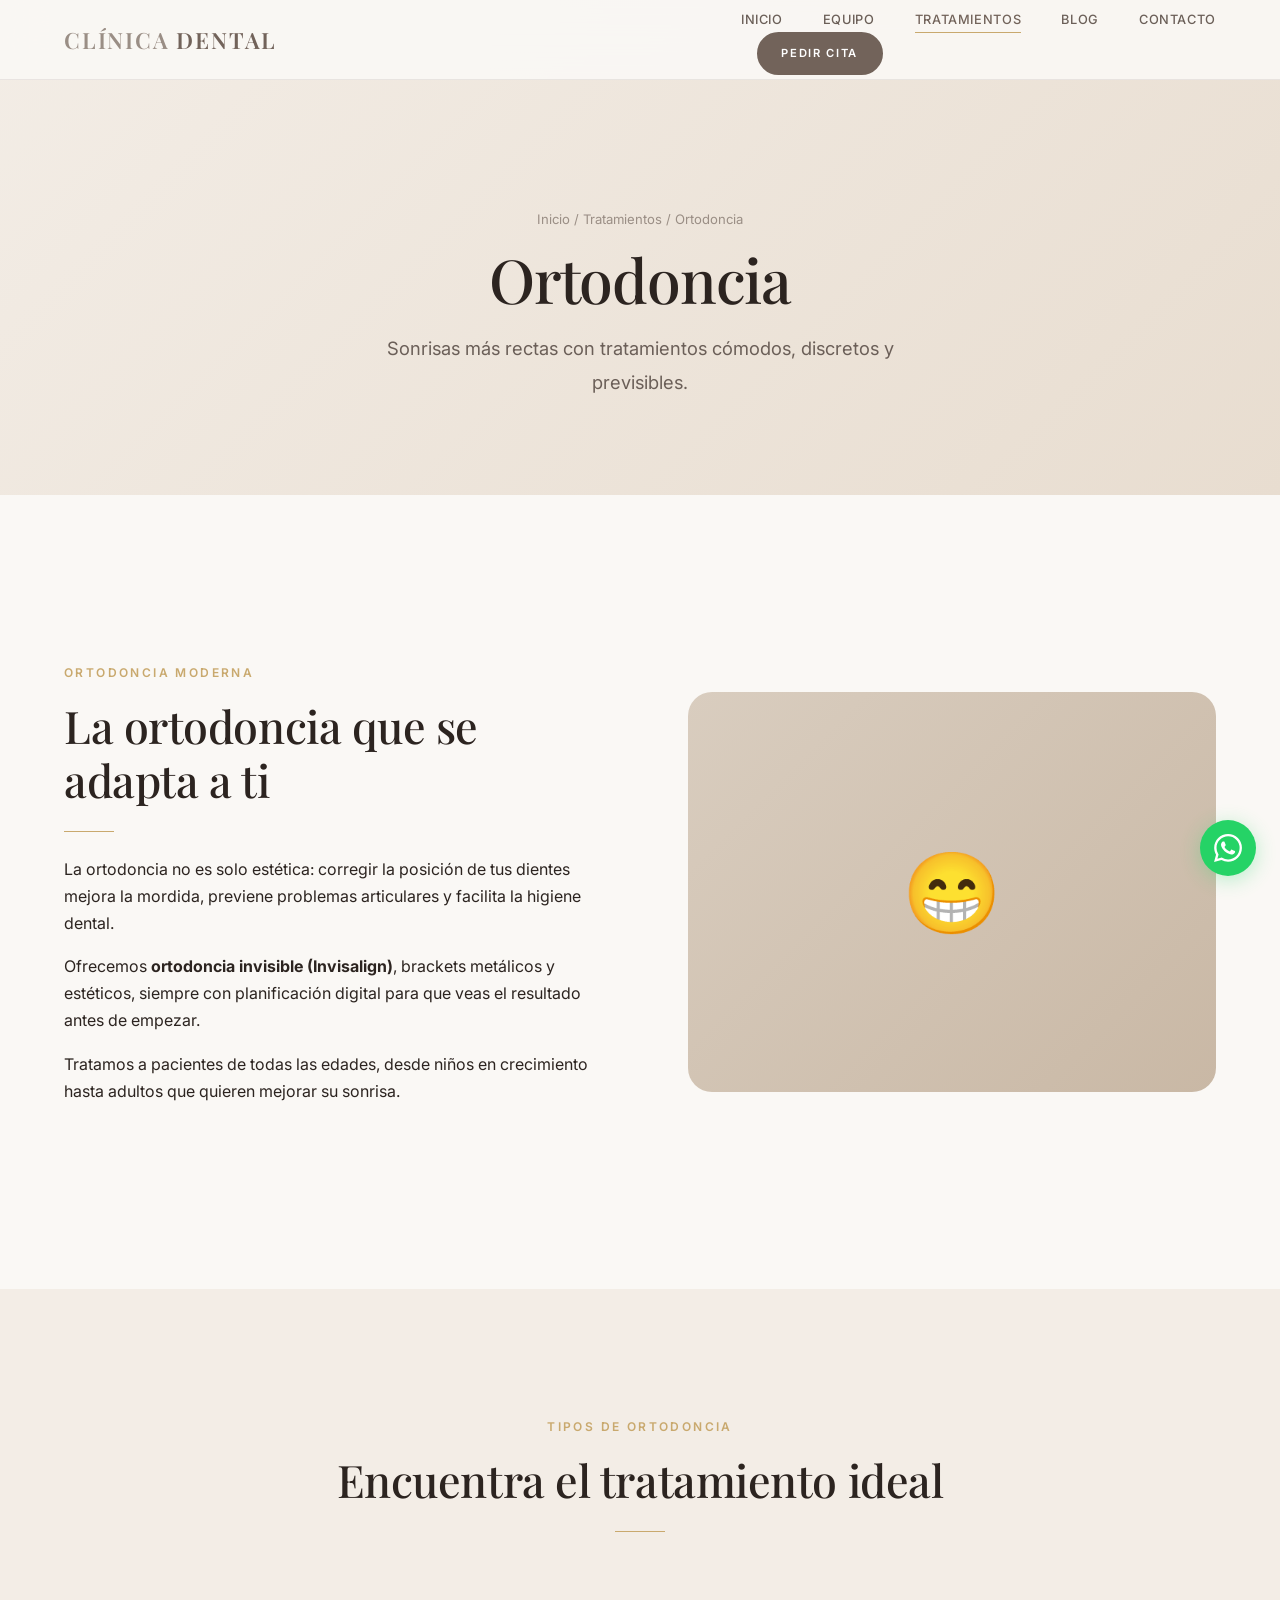
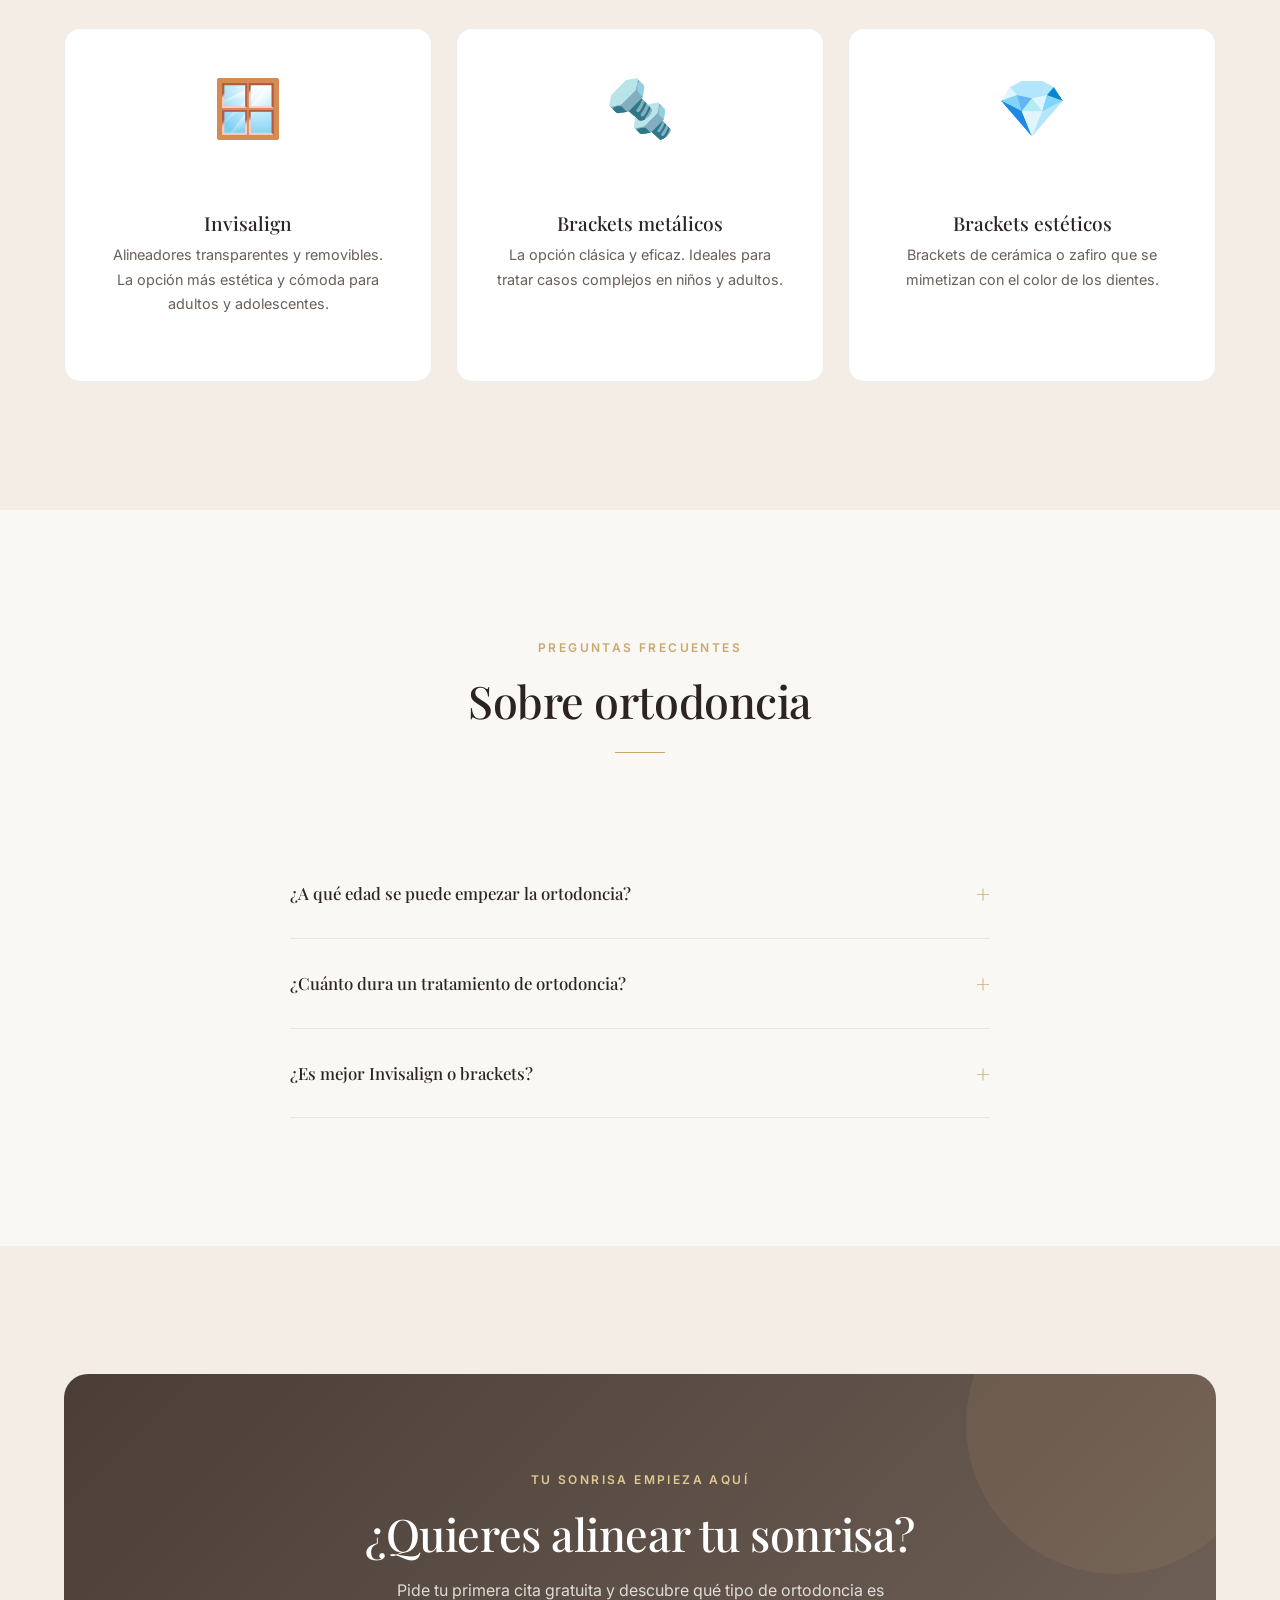
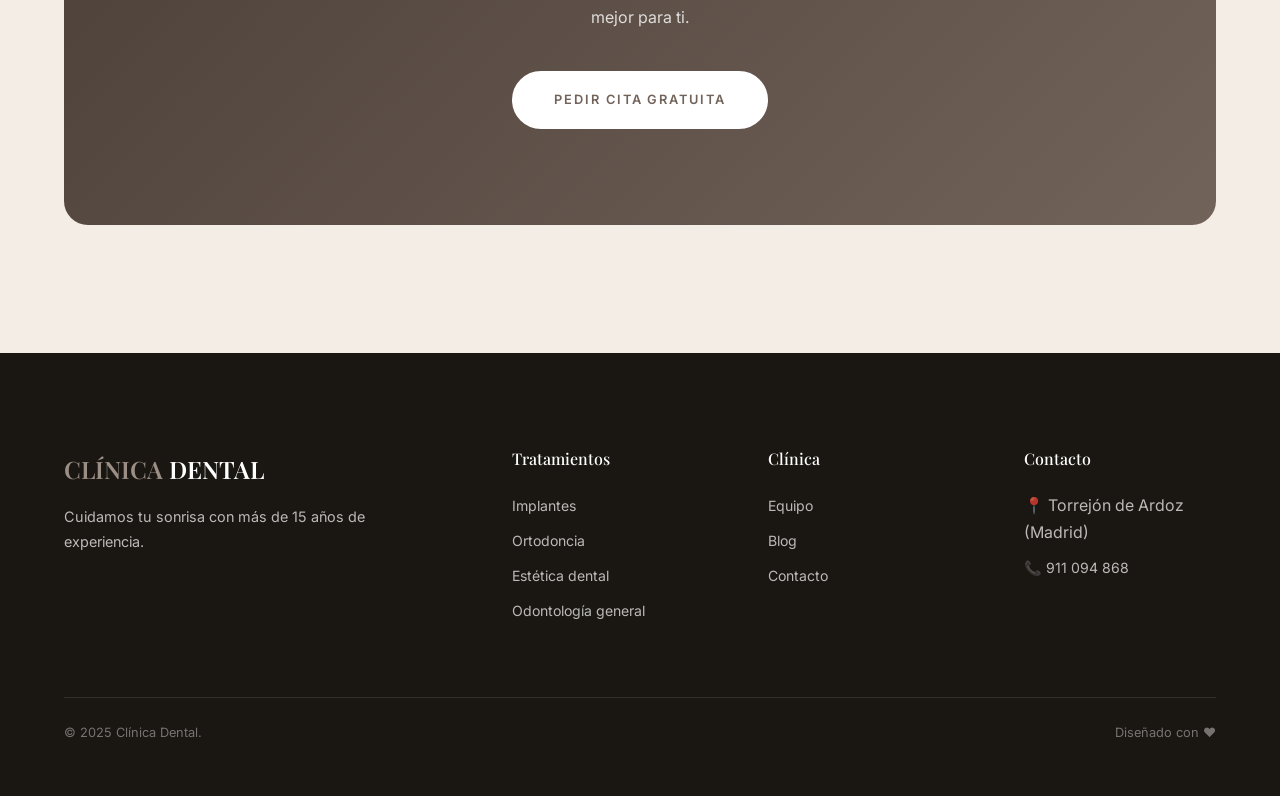
<file: servicios/ortodoncia.html>
<!DOCTYPE html>
<html lang="es">

<head>
    <meta charset="UTF-8">
    <meta name="viewport" content="width=device-width, initial-scale=1.0">
    <title>Ortodoncia | Clínica Dental</title>
    <meta name="description"
        content="Ortodoncia invisible y con brackets. Alineadores, Invisalign y tratamientos de ortodoncia para adultos y niños.">
    <link rel="stylesheet" href="../styles.css">
    <link rel="icon" type="image/svg+xml"
        href="data:image/svg+xml,<svg xmlns='http://www.w3.org/2000/svg' viewBox='0 0 100 100'><text y='.9em' font-size='90'>🦷</text></svg>">
</head>

<body>
    <header class="header">
        <div class="container header__inner"><a href="../index.html" class="header__logo"><span>CLÍNICA</span>
                DENTAL</a>
            <nav>
                <ul class="nav__list" id="navList">
                    <li class="nav__item"><a href="../index.html" class="nav__link">Inicio</a></li>
                    <li class="nav__item"><a href="../equipo.html" class="nav__link">Equipo</a></li>
                    <li class="nav__item"><a href="javascript:void(0);" class="nav__link active">Tratamientos</a>
                        <div class="nav__dropdown"><a href="implantes.html">Implantes dentales</a><a
                                href="ortodoncia.html">Ortodoncia</a><a href="estetica.html">Estética dental</a><a
                                href="odontologia-general.html">Odontología general</a><a href="cirugia.html">Cirugía
                                oral y regenerativa</a><a href="endodoncia.html">Endodoncia y periodoncia</a></div>
                    </li>
                    <li class="nav__item"><a href="../blog.html" class="nav__link">Blog</a></li>
                    <li class="nav__item"><a href="../contacto.html" class="nav__link">Contacto</a></li>
                </ul><a href="../contacto.html" class="btn btn--primary btn--sm nav__cta">Pedir cita</a>
            </nav><button class="nav__toggle" id="navToggle"
                aria-label="Abrir menú"><span></span><span></span><span></span></button>
        </div>
    </header>

    <section class="page-hero">
        <div class="container">
            <p class="page-hero__breadcrumb"><a href="../index.html">Inicio</a> / <a
                    href="../index.html#servicios">Tratamientos</a> / Ortodoncia</p>
            <h1 class="page-hero__title fade-in">Ortodoncia</h1>
            <p class="lead fade-in" style="max-width:600px;margin:0 auto;">Sonrisas más rectas con tratamientos cómodos,
                discretos y previsibles.</p>
        </div>
    </section>

    <section class="section">
        <div class="container">
            <div class="split">
                <div class="split__content fade-in-left">
                    <span class="subtitle">Ortodoncia moderna</span>
                    <h2>La ortodoncia que se adapta a ti</h2>
                    <hr class="divider">
                    <p>La ortodoncia no es solo estética: corregir la posición de tus dientes mejora la mordida,
                        previene problemas articulares y facilita la higiene dental.</p>
                    <p>Ofrecemos <strong>ortodoncia invisible (Invisalign)</strong>, brackets metálicos y estéticos,
                        siempre con planificación digital para que veas el resultado antes de empezar.</p>
                    <p>Tratamos a pacientes de todas las edades, desde niños en crecimiento hasta adultos que quieren
                        mejorar su sonrisa.</p>
                </div>
                <div class="split__img fade-in-right">
                    <div
                        style="width:100%;height:400px;background:linear-gradient(135deg,#d9cdbf,#c9b8a5);border-radius:16px;display:flex;align-items:center;justify-content:center;font-size:5rem;">
                        😁</div>
                </div>
            </div>
        </div>
    </section>

    <section class="section section--warm">
        <div class="container">
            <div class="section__header section__header--center fade-in">
                <span class="subtitle">Tipos de ortodoncia</span>
                <h2>Encuentra el tratamiento ideal</h2>
                <hr class="divider divider--center">
            </div>
            <div class="services-grid">
                <div class="service-card fade-in fade-delay-1" style="text-align:center;">
                    <div style="padding:2rem;font-size:3.5rem;">🪟</div>
                    <div class="service-card__body">
                        <h3 class="service-card__title">Invisalign</h3>
                        <p class="service-card__text">Alineadores transparentes y removibles. La opción más estética y
                            cómoda para adultos y adolescentes.</p>
                    </div>
                </div>
                <div class="service-card fade-in fade-delay-2" style="text-align:center;">
                    <div style="padding:2rem;font-size:3.5rem;">🔩</div>
                    <div class="service-card__body">
                        <h3 class="service-card__title">Brackets metálicos</h3>
                        <p class="service-card__text">La opción clásica y eficaz. Ideales para tratar casos complejos en
                            niños y adultos.</p>
                    </div>
                </div>
                <div class="service-card fade-in fade-delay-3" style="text-align:center;">
                    <div style="padding:2rem;font-size:3.5rem;">💎</div>
                    <div class="service-card__body">
                        <h3 class="service-card__title">Brackets estéticos</h3>
                        <p class="service-card__text">Brackets de cerámica o zafiro que se mimetizan con el color de los
                            dientes.</p>
                    </div>
                </div>
            </div>
        </div>
    </section>

    <section class="section">
        <div class="container">
            <div class="section__header section__header--center fade-in">
                <span class="subtitle">Preguntas frecuentes</span>
                <h2>Sobre ortodoncia</h2>
                <hr class="divider divider--center">
            </div>
            <div class="faq-list">
                <div class="faq-item fade-in">
                    <div class="faq-item__q">¿A qué edad se puede empezar la ortodoncia?</div>
                    <div class="faq-item__a">
                        <p>Lo ideal es una primera revisión a los 6-7 años. Sin embargo, la ortodoncia puede realizarse
                            a cualquier edad con excelentes resultados.</p>
                    </div>
                </div>
                <div class="faq-item fade-in">
                    <div class="faq-item__q">¿Cuánto dura un tratamiento de ortodoncia?</div>
                    <div class="faq-item__a">
                        <p>Depende del caso. Un tratamiento leve puede durar 6-8 meses, mientras que los más complejos
                            pueden alcanzar los 18-24 meses.</p>
                    </div>
                </div>
                <div class="faq-item fade-in">
                    <div class="faq-item__q">¿Es mejor Invisalign o brackets?</div>
                    <div class="faq-item__a">
                        <p>Ambos son excelentes opciones. Invisalign ofrece mayor estética y comodidad, mientras que los
                            brackets son más indicados para casos muy complejos. Te asesoramos según tu caso.</p>
                    </div>
                </div>
            </div>
        </div>
    </section>

    <section class="section section--warm">
        <div class="container">
            <div class="cta-banner fade-in">
                <div class="cta-banner__deco"></div>
                <span class="subtitle" style="color:var(--color-gold-light);">Tu sonrisa empieza aquí</span>
                <h2>¿Quieres alinear tu sonrisa?</h2>
                <p>Pide tu primera cita gratuita y descubre qué tipo de ortodoncia es mejor para ti.</p>
                <a href="../contacto.html" class="btn btn--white btn--lg">Pedir cita gratuita</a>
            </div>
        </div>
    </section>

    <footer class="footer">
        <div class="container">
            <div class="footer__grid">
                <div>
                    <div class="footer__logo"><span>CLÍNICA</span> DENTAL</div>
                    <p class="footer__desc">Cuidamos tu sonrisa con más de 15 años de experiencia.</p>
                </div>
                <div>
                    <h4 class="footer__title">Tratamientos</h4>
                    <ul class="footer__links">
                        <li><a href="implantes.html">Implantes</a></li>
                        <li><a href="ortodoncia.html">Ortodoncia</a></li>
                        <li><a href="estetica.html">Estética dental</a></li>
                        <li><a href="odontologia-general.html">Odontología general</a></li>
                    </ul>
                </div>
                <div>
                    <h4 class="footer__title">Clínica</h4>
                    <ul class="footer__links">
                        <li><a href="../equipo.html">Equipo</a></li>
                        <li><a href="../blog.html">Blog</a></li>
                        <li><a href="../contacto.html">Contacto</a></li>
                    </ul>
                </div>
                <div>
                    <h4 class="footer__title">Contacto</h4>
                    <ul class="footer__links">
                        <li>📍 Torrejón de Ardoz (Madrid)</li>
                        <li><a href="javascript:void(0);">📞 911 094 868</a></li>
                    </ul>
                </div>
            </div>
            <div class="footer__bottom">
                <p>© 2025 Clínica Dental.</p>
                <p>Diseñado con ❤️</p>
            </div>
        </div>
    </footer>

    <a href="javascript:void(0);" class="whatsapp-btn" target="_blank" aria-label="WhatsApp"><svg viewBox="0 0 24 24"
            fill="currentColor">
            <path
                d="M17.472 14.382c-.297-.149-1.758-.867-2.03-.967-.273-.099-.471-.148-.67.15-.197.297-.767.966-.94 1.164-.173.199-.347.223-.644.075-.297-.15-1.255-.463-2.39-1.475-.883-.788-1.48-1.761-1.653-2.059-.173-.297-.018-.458.13-.606.134-.133.298-.347.446-.52.149-.174.198-.298.298-.497.099-.198.05-.371-.025-.52-.075-.149-.669-1.612-.916-2.207-.242-.579-.487-.5-.669-.51-.173-.008-.371-.01-.57-.01-.198 0-.52.074-.792.372-.272.297-1.04 1.016-1.04 2.479 0 1.462 1.065 2.875 1.213 3.074.149.198 2.096 3.2 5.077 4.487.709.306 1.262.489 1.694.625.712.227 1.36.195 1.871.118.571-.085 1.758-.719 2.006-1.413.248-.694.248-1.289.173-1.413-.074-.124-.272-.198-.57-.347m-5.421 7.403h-.004a9.87 9.87 0 01-5.031-1.378l-.361-.214-3.741.982.998-3.648-.235-.374a9.86 9.86 0 01-1.51-5.26c.001-5.45 4.436-9.884 9.888-9.884 2.64 0 5.122 1.03 6.988 2.898a9.825 9.825 0 012.893 6.994c-.003 5.45-4.437 9.884-9.885 9.884m8.413-18.297A11.815 11.815 0 0012.05 0C5.495 0 .16 5.335.157 11.892c0 2.096.547 4.142 1.588 5.945L.057 24l6.305-1.654a11.882 11.882 0 005.683 1.448h.005c6.554 0 11.89-5.335 11.893-11.893a11.821 11.821 0 00-3.48-8.413z" />
        </svg></a>
    <a href="javascript:void(0);" class="back-to-top" aria-label="Volver arriba"><svg width="18" height="18"
            viewBox="0 0 24 24" fill="none" stroke="currentColor" stroke-width="2">
            <path d="M18 15l-6-6-6 6" />
        </svg></a>
    <script src="../main.js"></script>
</body>

</html>
</file>
<file: styles.css>
/* ============================================================
   CLÍNICA DENTAL — Design System
   Premium, warm, elegant dental clinic CSS
   ============================================================ */

/* --- Google Fonts --- */
@import url('https://fonts.googleapis.com/css2?family=Playfair+Display:ital,wght@0,400;0,500;0,600;0,700;1,400;1,500&family=Inter:wght@300;400;500;600;700&display=swap');

/* --- CSS Custom Properties --- */
:root {
  /* Colors */
  --color-bg: #faf8f5;
  --color-bg-dark: #1a1612;
  --color-bg-card: #ffffff;
  --color-bg-warm: #f3ede6;
  --color-bg-accent: #72635a;
  --color-primary: #72635a;
  --color-primary-light: #a0907e;
  --color-primary-dark: #4a3e36;
  --color-gold: #c9a96e;
  --color-gold-light: #e0c991;
  --color-text: #2c2420;
  --color-text-light: #6b5f58;
  --color-text-muted: #9a8e85;
  --color-white: #ffffff;
  --color-border: rgba(114, 99, 90, 0.12);
  --color-overlay: rgba(26, 22, 18, 0.65);

  /* Typography */
  --font-heading: 'Playfair Display', Georgia, serif;
  --font-body: 'Inter', -apple-system, sans-serif;

  /* Spacing */
  --space-xs: 0.25rem;
  --space-sm: 0.5rem;
  --space-md: 1rem;
  --space-lg: 1.5rem;
  --space-xl: 2.5rem;
  --space-2xl: 4rem;
  --space-3xl: 6rem;
  --space-4xl: 8rem;

  /* Layout */
  --max-width: 1200px;
  --max-width-narrow: 800px;
  --header-height: 80px;

  /* Effects */
  --radius-sm: 4px;
  --radius-md: 8px;
  --radius-lg: 16px;
  --radius-xl: 24px;
  --radius-full: 9999px;
  --shadow-sm: 0 1px 3px rgba(0, 0, 0, 0.06);
  --shadow-md: 0 4px 20px rgba(0, 0, 0, 0.08);
  --shadow-lg: 0 10px 40px rgba(0, 0, 0, 0.12);
  --shadow-xl: 0 20px 60px rgba(0, 0, 0, 0.15);
  --transition-fast: 0.2s ease;
  --transition-base: 0.35s cubic-bezier(0.4, 0, 0.2, 1);
  --transition-slow: 0.6s cubic-bezier(0.4, 0, 0.2, 1);
}

/* --- Reset --- */
*,
*::before,
*::after {
  box-sizing: border-box;
  margin: 0;
  padding: 0;
}

html {
  scroll-behavior: smooth;
  font-size: 16px;
  overflow-x: hidden;
  max-width: 100vw;
}

body {
  font-family: var(--font-body);
  color: var(--color-text);
  background: var(--color-bg);
  line-height: 1.7;
  -webkit-font-smoothing: antialiased;
  overflow-x: hidden;
  max-width: 100vw;
}

img {
  max-width: 100%;
  height: auto;
  display: block;
}

a {
  color: inherit;
  text-decoration: none;
  transition: color var(--transition-fast);
}

ul,
ol {
  list-style: none;
}

button {
  cursor: pointer;
  border: none;
  background: none;
  font-family: inherit;
}

input,
textarea,
select {
  font-family: inherit;
  font-size: inherit;
}

/* --- Utility --- */
.container {
  max-width: var(--max-width);
  margin: 0 auto;
  padding: 0 var(--space-lg);
}

.container--narrow {
  max-width: var(--max-width-narrow);
}

.sr-only {
  position: absolute;
  width: 1px;
  height: 1px;
  padding: 0;
  margin: -1px;
  overflow: hidden;
  clip: rect(0, 0, 0, 0);
  border: 0;
}

.text-center {
  text-align: center;
}

.text-gold {
  color: var(--color-gold);
}

/* --- Typography --- */
h1,
h2,
h3,
h4,
h5,
h6 {
  font-family: var(--font-heading);
  font-weight: 500;
  line-height: 1.2;
  color: var(--color-text);
}

h1 {
  font-size: clamp(2.2rem, 5vw, 3.8rem);
  letter-spacing: -0.02em;
}

h2 {
  font-size: clamp(1.8rem, 4vw, 2.8rem);
  letter-spacing: -0.01em;
}

h3 {
  font-size: clamp(1.3rem, 2.5vw, 1.6rem);
}

h4 {
  font-size: 1.1rem;
}

p {
  margin-bottom: 1em;
}

.subtitle {
  font-family: var(--font-body);
  font-size: 0.75rem;
  font-weight: 600;
  letter-spacing: 0.2em;
  text-transform: uppercase;
  color: var(--color-gold);
  display: block;
  margin-bottom: var(--space-md);
}

.lead {
  font-size: 1.15rem;
  color: var(--color-text-light);
  line-height: 1.8;
}

.divider {
  width: 50px;
  height: 1px;
  background: var(--color-gold);
  border: none;
  margin: var(--space-lg) 0;
}

.divider--center {
  margin-left: auto;
  margin-right: auto;
}

/* --- Buttons --- */
.btn {
  display: inline-flex;
  align-items: center;
  gap: var(--space-sm);
  padding: 0.85rem 2rem;
  font-size: 0.75rem;
  font-weight: 600;
  letter-spacing: 0.15em;
  text-transform: uppercase;
  border-radius: var(--radius-full);
  transition: all var(--transition-base);
  position: relative;
  overflow: hidden;
}

.btn--primary {
  background: var(--color-primary);
  color: var(--color-white);
  border: 2px solid var(--color-primary);
}

.btn--primary:hover {
  background: var(--color-primary-dark);
  border-color: var(--color-primary-dark);
  transform: translateY(-2px);
  box-shadow: var(--shadow-md);
}

.btn--outline {
  background: transparent;
  color: var(--color-primary);
  border: 2px solid var(--color-primary);
}

.btn--outline:hover {
  background: var(--color-primary);
  color: var(--color-white);
  transform: translateY(-2px);
}

.btn--gold {
  background: var(--color-gold);
  color: var(--color-white);
  border: 2px solid var(--color-gold);
}

.btn--gold:hover {
  background: var(--color-gold-light);
  border-color: var(--color-gold-light);
  transform: translateY(-2px);
  box-shadow: var(--shadow-md);
}

.btn--white {
  background: var(--color-white);
  color: var(--color-primary);
  border: 2px solid var(--color-white);
}

.btn--white:hover {
  background: transparent;
  color: var(--color-white);
}

.btn--sm {
  padding: 0.6rem 1.4rem;
  font-size: 0.7rem;
}

.btn--lg {
  padding: 1rem 2.5rem;
  font-size: 0.8rem;
}

/* ============================================================
   HEADER / NAV
   ============================================================ */
.header {
  position: fixed;
  top: 0;
  left: 0;
  right: 0;
  z-index: 1000;
  background: rgba(250, 248, 245, 0.92);
  backdrop-filter: blur(20px);
  border-bottom: 1px solid var(--color-border);
  transition: all var(--transition-base);
  height: var(--header-height);
}

.header.scrolled {
  box-shadow: var(--shadow-sm);
}

.header__inner {
  display: flex;
  align-items: center;
  justify-content: space-between;
  height: var(--header-height);
}

.header__logo {
  font-family: var(--font-heading);
  font-size: 1.4rem;
  font-weight: 600;
  letter-spacing: 0.08em;
  color: var(--color-primary);
}

.header__logo span {
  color: var(--color-text-muted);
}

.nav__list {
  display: flex;
  align-items: center;
  gap: var(--space-xl);
}

.nav__link {
  font-size: 0.8rem;
  font-weight: 500;
  letter-spacing: 0.05em;
  text-transform: uppercase;
  color: var(--color-text-light);
  position: relative;
  padding: 0.25rem 0;
}

.nav__link::after {
  content: '';
  position: absolute;
  bottom: -2px;
  left: 0;
  width: 0;
  height: 1px;
  background: var(--color-gold);
  transition: width var(--transition-base);
}

.nav__link:hover,
.nav__link.active {
  color: var(--color-primary);
}

.nav__link:hover::after,
.nav__link.active::after {
  width: 100%;
}

/* Dropdown */
.nav__item {
  position: relative;
}

.nav__dropdown {
  position: absolute;
  top: 100%;
  left: -1rem;
  min-width: 250px;
  background: var(--color-white);
  border-radius: var(--radius-md);
  box-shadow: var(--shadow-lg);
  padding: var(--space-sm) 0;
  opacity: 0;
  visibility: hidden;
  transform: translateY(10px);
  transition: all var(--transition-base);
  z-index: 100;
}

.nav__item:hover .nav__dropdown {
  opacity: 1;
  visibility: visible;
  transform: translateY(0);
}

.nav__dropdown a {
  display: block;
  padding: 0.6rem 1.5rem;
  font-size: 0.82rem;
  font-weight: 400;
  text-transform: none;
  letter-spacing: 0;
  color: var(--color-text-light);
  transition: all var(--transition-fast);
}

.nav__dropdown a:hover {
  background: var(--color-bg-warm);
  color: var(--color-primary);
  padding-left: 1.8rem;
}

.nav__cta {
  margin-left: var(--space-md);
}

/* Mobile menu */
.nav__toggle {
  display: none;
  flex-direction: column;
  gap: 5px;
  width: 28px;
  cursor: pointer;
  z-index: 1001;
}

.nav__toggle span {
  display: block;
  height: 2px;
  background: var(--color-primary);
  border-radius: 2px;
  transition: all var(--transition-fast);
}

.nav__toggle.active span:nth-child(1) {
  transform: rotate(45deg) translate(5px, 5px);
}

.nav__toggle.active span:nth-child(2) {
  opacity: 0;
}

.nav__toggle.active span:nth-child(3) {
  transform: rotate(-45deg) translate(5px, -5px);
}

/* ============================================================
   HERO
   ============================================================ */
.hero {
  min-height: 100vh;
  display: flex;
  align-items: center;
  position: relative;
  overflow: hidden;
  background: linear-gradient(135deg, #f3ede6 0%, #e8ddd0 50%, #d9cdbf 100%);
}

.hero__bg {
  position: absolute;
  inset: 0;
  background-size: cover;
  background-position: center;
  opacity: 0.3;
}

.hero__overlay {
  position: absolute;
  inset: 0;
  background: linear-gradient(135deg, rgba(243, 237, 230, 0.9) 0%, rgba(243, 237, 230, 0.5) 100%);
}

.hero__content {
  position: relative;
  z-index: 2;
  max-width: 650px;
  padding: var(--space-4xl) 0;
}

.hero__title {
  margin-bottom: var(--space-lg);
  color: var(--color-text);
}

.hero__title em {
  font-style: italic;
  color: var(--color-gold);
}

.hero__text {
  font-size: 1.1rem;
  color: var(--color-text-light);
  margin-bottom: var(--space-xl);
  line-height: 1.8;
}

.hero__actions {
  display: flex;
  gap: var(--space-md);
  flex-wrap: wrap;
}

/* Decorative shapes */
.hero__deco {
  position: absolute;
  right: -5%;
  top: 50%;
  transform: translateY(-50%);
  width: 500px;
  height: 500px;
  border-radius: 50%;
  background: radial-gradient(circle, rgba(201, 169, 110, 0.15) 0%, transparent 70%);
  z-index: 1;
}

/* ============================================================
   SECTIONS
   ============================================================ */
.section {
  padding: var(--space-4xl) 0;
}

.section--dark {
  background: var(--color-bg-dark);
  color: var(--color-white);
}

.section--dark h2,
.section--dark h3,
.section--dark h4 {
  color: var(--color-white);
}

.section--warm {
  background: var(--color-bg-warm);
}

.section--accent {
  background: var(--color-bg-accent);
  color: var(--color-white);
}

.section--accent h2,
.section--accent h3 {
  color: var(--color-white);
}

.section__header {
  margin-bottom: var(--space-3xl);
}

.section__header p {
  max-width: 600px;
  color: var(--color-text-light);
}

.section__header--center {
  text-align: center;
}

.section__header--center p {
  margin-left: auto;
  margin-right: auto;
}

.section__header--center .divider {
  margin-left: auto;
  margin-right: auto;
}

/* ============================================================
   SERVICES GRID
   ============================================================ */
.services-grid {
  display: grid;
  grid-template-columns: repeat(3, 1fr);
  gap: var(--space-lg);
}

.services-grid--4 {
  grid-template-columns: repeat(4, 1fr);
}

.service-card {
  background: var(--color-white);
  border-radius: var(--radius-lg);
  overflow: hidden;
  transition: all var(--transition-base);
  border: 1px solid var(--color-border);
  position: relative;
}

.service-card:hover {
  transform: translateY(-8px);
  box-shadow: var(--shadow-xl);
  border-color: transparent;
}

.service-card__img {
  height: 220px;
  overflow: hidden;
  position: relative;
}

.service-card__img img {
  width: 100%;
  height: 100%;
  object-fit: cover;
  transition: transform var(--transition-slow);
}

.service-card:hover .service-card__img img {
  transform: scale(1.08);
}

.service-card__img::after {
  content: '';
  position: absolute;
  bottom: 0;
  left: 0;
  right: 0;
  height: 60px;
  background: linear-gradient(transparent, var(--color-white));
}

.service-card__body {
  padding: var(--space-lg) var(--space-xl) var(--space-xl);
}

.service-card__title {
  font-size: 1.2rem;
  margin-bottom: var(--space-sm);
}

.service-card__text {
  font-size: 0.9rem;
  color: var(--color-text-light);
  margin-bottom: var(--space-lg);
}

.service-card__link {
  font-size: 0.75rem;
  font-weight: 600;
  letter-spacing: 0.1em;
  text-transform: uppercase;
  color: var(--color-gold);
  display: inline-flex;
  align-items: center;
  gap: var(--space-xs);
  transition: gap var(--transition-base);
}

.service-card__link:hover {
  gap: var(--space-sm);
  color: var(--color-primary);
}

.service-card__link svg {
  width: 16px;
  height: 16px;
}

/* ============================================================
   ABOUT / TWO COLUMNS
   ============================================================ */
.split {
  display: grid;
  grid-template-columns: 1fr 1fr;
  gap: var(--space-3xl);
  align-items: center;
}

.split--reverse {
  direction: rtl;
}

.split--reverse>* {
  direction: ltr;
}

.split__img {
  border-radius: var(--radius-xl);
  overflow: hidden;
  position: relative;
}

.split__img img {
  width: 100%;
  height: 400px;
  object-fit: cover;
}

.split__img--tall img {
  height: 500px;
}

.split__content {
  padding: var(--space-xl) 0;
}

/* ============================================================
   STATS / COUNTERS
   ============================================================ */
.stats {
  display: grid;
  grid-template-columns: repeat(4, 1fr);
  gap: var(--space-xl);
  text-align: center;
  padding: var(--space-2xl) 0;
}

.stat__number {
  font-family: var(--font-heading);
  font-size: 3rem;
  font-weight: 600;
  color: var(--color-gold);
  line-height: 1;
  margin-bottom: var(--space-sm);
}

.stat__label {
  font-size: 0.82rem;
  text-transform: uppercase;
  letter-spacing: 0.1em;
  color: var(--color-text-muted);
}

/* ============================================================
   TESTIMONIALS
   ============================================================ */
.testimonials-grid {
  display: grid;
  grid-template-columns: repeat(3, 1fr);
  gap: var(--space-lg);
}

.testimonial-card {
  background: var(--color-white);
  border-radius: var(--radius-lg);
  padding: var(--space-xl);
  border: 1px solid var(--color-border);
  transition: all var(--transition-base);
}

.testimonial-card:hover {
  box-shadow: var(--shadow-md);
  transform: translateY(-4px);
}

.testimonial-card__stars {
  color: var(--color-gold);
  font-size: 1rem;
  margin-bottom: var(--space-md);
  letter-spacing: 2px;
}

.testimonial-card__text {
  font-size: 0.95rem;
  color: var(--color-text-light);
  line-height: 1.7;
  margin-bottom: var(--space-lg);
  font-style: italic;
}

.testimonial-card__author {
  font-weight: 600;
  font-size: 0.9rem;
}

.testimonial-card__source {
  font-size: 0.75rem;
  color: var(--color-text-muted);
}

/* ============================================================
   TEAM
   ============================================================ */
.team-grid {
  display: grid;
  grid-template-columns: repeat(4, 1fr);
  gap: var(--space-lg);
}

.team-card {
  text-align: center;
  transition: all var(--transition-base);
}

.team-card:hover {
  transform: translateY(-6px);
}

.team-card__img {
  width: 200px;
  height: 200px;
  border-radius: 50%;
  overflow: hidden;
  margin: 0 auto var(--space-lg);
  border: 3px solid var(--color-border);
  transition: border-color var(--transition-base);
}

.team-card:hover .team-card__img {
  border-color: var(--color-gold);
}

.team-card__img img {
  width: 100%;
  height: 100%;
  object-fit: cover;
}

.team-card__name {
  font-family: var(--font-heading);
  font-size: 1.1rem;
  margin-bottom: var(--space-xs);
}

.team-card__role {
  font-size: 0.8rem;
  color: var(--color-gold);
  text-transform: uppercase;
  letter-spacing: 0.08em;
}

/* ============================================================
   FINANCING / CTA BANNER
   ============================================================ */
.cta-banner {
  position: relative;
  overflow: hidden;
  border-radius: var(--radius-xl);
  padding: var(--space-3xl);
  background: linear-gradient(135deg, var(--color-primary-dark) 0%, var(--color-primary) 100%);
  color: var(--color-white);
  text-align: center;
}

.cta-banner h2 {
  color: var(--color-white);
  margin-bottom: var(--space-md);
}

.cta-banner p {
  color: rgba(255, 255, 255, 0.8);
  max-width: 500px;
  margin: 0 auto var(--space-xl);
}

.cta-banner__deco {
  position: absolute;
  width: 300px;
  height: 300px;
  border-radius: 50%;
  background: rgba(201, 169, 110, 0.1);
  top: -100px;
  right: -50px;
}

/* ============================================================
   BLOG CARDS
   ============================================================ */
.blog-grid {
  display: grid;
  grid-template-columns: repeat(3, 1fr);
  gap: var(--space-lg);
}

.blog-card {
  background: var(--color-white);
  border-radius: var(--radius-lg);
  overflow: hidden;
  border: 1px solid var(--color-border);
  transition: all var(--transition-base);
}

.blog-card:hover {
  transform: translateY(-6px);
  box-shadow: var(--shadow-lg);
}

.blog-card__img {
  height: 200px;
  overflow: hidden;
}

.blog-card__img img {
  width: 100%;
  height: 100%;
  object-fit: cover;
  transition: transform var(--transition-slow);
}

.blog-card:hover .blog-card__img img {
  transform: scale(1.05);
}

.blog-card__body {
  padding: var(--space-lg);
}

.blog-card__date {
  font-size: 0.75rem;
  color: var(--color-text-muted);
  margin-bottom: var(--space-sm);
}

.blog-card__title {
  font-size: 1.05rem;
  margin-bottom: var(--space-sm);
  line-height: 1.4;
}

.blog-card__excerpt {
  font-size: 0.88rem;
  color: var(--color-text-light);
  margin-bottom: var(--space-md);
}

/* ============================================================
   CONTACT
   ============================================================ */
.contact-grid {
  display: grid;
  grid-template-columns: 1fr 1fr;
  gap: var(--space-3xl);
}

.contact-info__item {
  display: flex;
  gap: var(--space-md);
  margin-bottom: var(--space-xl);
}

.contact-info__icon {
  width: 48px;
  height: 48px;
  border-radius: 50%;
  background: var(--color-bg-warm);
  display: flex;
  align-items: center;
  justify-content: center;
  flex-shrink: 0;
  color: var(--color-gold);
}

.contact-info__label {
  font-size: 0.75rem;
  text-transform: uppercase;
  letter-spacing: 0.1em;
  color: var(--color-text-muted);
  margin-bottom: var(--space-xs);
}

.contact-info__value {
  font-size: 1rem;
  font-weight: 500;
}

.contact-info__value a:hover {
  color: var(--color-gold);
}

.form {
  display: flex;
  flex-direction: column;
  gap: var(--space-md);
}

.form__group {
  display: flex;
  flex-direction: column;
  gap: var(--space-xs);
}

.form__label {
  font-size: 0.8rem;
  font-weight: 500;
  text-transform: uppercase;
  letter-spacing: 0.05em;
  color: var(--color-text-light);
}

.form__input,
.form__textarea {
  padding: 0.9rem 1.2rem;
  border: 1px solid var(--color-border);
  border-radius: var(--radius-md);
  background: var(--color-white);
  color: var(--color-text);
  transition: border-color var(--transition-fast);
  outline: none;
}

.form__input:focus,
.form__textarea:focus {
  border-color: var(--color-gold);
}

.form__textarea {
  resize: vertical;
  min-height: 140px;
}

.form__row {
  display: grid;
  grid-template-columns: 1fr 1fr;
  gap: var(--space-md);
}

/* ============================================================
   MAP
   ============================================================ */
.map-container {
  width: 100%;
  height: 400px;
  border-radius: var(--radius-xl);
  overflow: hidden;
  border: 1px solid var(--color-border);
}

.map-container iframe {
  width: 100%;
  height: 100%;
  border: 0;
}

/* ============================================================
   FOOTER
   ============================================================ */
.footer {
  background: var(--color-bg-dark);
  color: rgba(255, 255, 255, 0.7);
  padding: var(--space-3xl) 0 var(--space-xl);
}

.footer__grid {
  display: grid;
  grid-template-columns: 2fr 1fr 1fr 1fr;
  gap: var(--space-2xl);
  margin-bottom: var(--space-2xl);
}

.footer__logo {
  font-family: var(--font-heading);
  font-size: 1.5rem;
  font-weight: 600;
  color: var(--color-white);
  margin-bottom: var(--space-md);
}

.footer__logo span {
  color: var(--color-text-muted);
}

.footer__desc {
  font-size: 0.9rem;
  line-height: 1.7;
  margin-bottom: var(--space-lg);
}

.footer__social {
  display: flex;
  gap: var(--space-sm);
}

.footer__social a {
  width: 40px;
  height: 40px;
  border-radius: 50%;
  border: 1px solid rgba(255, 255, 255, 0.2);
  display: flex;
  align-items: center;
  justify-content: center;
  transition: all var(--transition-fast);
  color: rgba(255, 255, 255, 0.7);
}

.footer__social a:hover {
  background: var(--color-gold);
  border-color: var(--color-gold);
  color: var(--color-white);
}

.footer__title {
  font-family: var(--font-heading);
  font-size: 1rem;
  color: var(--color-white);
  margin-bottom: var(--space-lg);
}

.footer__links li {
  margin-bottom: var(--space-sm);
}

.footer__links a {
  font-size: 0.88rem;
  transition: all var(--transition-fast);
}

.footer__links a:hover {
  color: var(--color-gold);
  padding-left: 4px;
}

.footer__bottom {
  border-top: 1px solid rgba(255, 255, 255, 0.1);
  padding-top: var(--space-lg);
  display: flex;
  justify-content: space-between;
  align-items: center;
  font-size: 0.8rem;
  color: rgba(255, 255, 255, 0.4);
}

.footer__bottom a:hover {
  color: var(--color-gold);
}

/* ============================================================
   WHATSAPP FLOATING BUTTON
   ============================================================ */
.whatsapp-btn {
  position: fixed;
  bottom: 24px;
  right: 24px;
  z-index: 999;
  width: 56px;
  height: 56px;
  border-radius: 50%;
  background: #25D366;
  display: flex;
  align-items: center;
  justify-content: center;
  box-shadow: 0 4px 20px rgba(37, 211, 102, 0.3);
  transition: all var(--transition-base);
  color: white;
}

.whatsapp-btn:hover {
  transform: scale(1.1);
  box-shadow: 0 6px 30px rgba(37, 211, 102, 0.4);
}

.whatsapp-btn svg {
  width: 28px;
  height: 28px;
}

/* ============================================================
   BACK TO TOP
   ============================================================ */
.back-to-top {
  position: fixed;
  bottom: 90px;
  right: 28px;
  width: 42px;
  height: 42px;
  border-radius: 50%;
  background: var(--color-primary);
  color: var(--color-white);
  display: flex;
  align-items: center;
  justify-content: center;
  opacity: 0;
  visibility: hidden;
  transition: all var(--transition-base);
  z-index: 998;
}

.back-to-top.visible {
  opacity: 1;
  visibility: visible;
}

.back-to-top:hover {
  background: var(--color-gold);
  transform: translateY(-3px);
}

/* ============================================================
   PAGE HERO (Inner pages)
   ============================================================ */
.page-hero {
  padding: calc(var(--header-height) + var(--space-4xl)) 0 var(--space-3xl);
  background: linear-gradient(135deg, #f3ede6 0%, #e8ddd0 100%);
  text-align: center;
  position: relative;
}

.page-hero__title {
  margin-bottom: var(--space-md);
}

.page-hero__breadcrumb {
  font-size: 0.82rem;
  color: var(--color-text-muted);
}

.page-hero__breadcrumb a:hover {
  color: var(--color-gold);
}

/* ============================================================
   EMERGENCY BAR
   ============================================================ */
.emergency-bar {
  background: var(--color-gold);
  color: var(--color-white);
  text-align: center;
  padding: var(--space-sm) var(--space-md);
  font-size: 0.82rem;
  font-weight: 500;
}

.emergency-bar a {
  font-weight: 700;
  text-decoration: underline;
}

/* ============================================================
   ANIMATIONS
   ============================================================ */
.fade-in {
  opacity: 0;
  transform: translateY(30px);
  transition: opacity 0.8s cubic-bezier(0.4, 0, 0.2, 1), transform 0.8s cubic-bezier(0.4, 0, 0.2, 1);
}

.fade-in.visible {
  opacity: 1;
  transform: translateY(0);
}

.fade-in-left {
  opacity: 0;
  transform: translateX(-30px);
  transition: opacity 0.8s ease, transform 0.8s ease;
}

.fade-in-left.visible {
  opacity: 1;
  transform: translateX(0);
}

.fade-in-right {
  opacity: 0;
  transform: translateX(30px);
  transition: opacity 0.8s ease, transform 0.8s ease;
}

.fade-in-right.visible {
  opacity: 1;
  transform: translateX(0);
}

/* Stagger delay */
.fade-delay-1 {
  transition-delay: 0.1s;
}

.fade-delay-2 {
  transition-delay: 0.2s;
}

.fade-delay-3 {
  transition-delay: 0.3s;
}

.fade-delay-4 {
  transition-delay: 0.4s;
}

.fade-delay-5 {
  transition-delay: 0.5s;
}

.fade-delay-6 {
  transition-delay: 0.6s;
}

/* ============================================================
   SERVICE DETAIL PAGE
   ============================================================ */
.service-detail__features {
  display: grid;
  grid-template-columns: repeat(2, 1fr);
  gap: var(--space-lg);
  margin-top: var(--space-xl);
}

.feature-item {
  display: flex;
  gap: var(--space-md);
  padding: var(--space-lg);
  background: var(--color-bg-warm);
  border-radius: var(--radius-md);
  transition: all var(--transition-base);
}

.feature-item:hover {
  transform: translateX(4px);
  box-shadow: var(--shadow-sm);
}

.feature-item__icon {
  width: 40px;
  height: 40px;
  flex-shrink: 0;
  background: var(--color-gold);
  color: var(--color-white);
  border-radius: var(--radius-sm);
  display: flex;
  align-items: center;
  justify-content: center;
  font-size: 1.2rem;
}

.feature-item__title {
  font-weight: 600;
  font-size: 0.95rem;
  margin-bottom: var(--space-xs);
}

.feature-item__text {
  font-size: 0.85rem;
  color: var(--color-text-light);
  margin-bottom: 0;
}

/* FAQ */
.faq-list {
  max-width: 700px;
  margin: 0 auto;
}

.faq-item {
  border-bottom: 1px solid var(--color-border);
  padding: var(--space-lg) 0;
}

.faq-item__q {
  font-family: var(--font-heading);
  font-size: 1.05rem;
  font-weight: 500;
  cursor: pointer;
  display: flex;
  justify-content: space-between;
  align-items: center;
}

.faq-item__q::after {
  content: '+';
  font-size: 1.5rem;
  color: var(--color-gold);
  transition: transform var(--transition-fast);
}

.faq-item.open .faq-item__q::after {
  transform: rotate(45deg);
}

.faq-item__a {
  max-height: 0;
  overflow: hidden;
  transition: max-height var(--transition-base);
  color: var(--color-text-light);
  font-size: 0.92rem;
}

.faq-item.open .faq-item__a {
  max-height: 300px;
  padding-top: var(--space-md);
}

/* ============================================================
   RESPONSIVE
   ============================================================ */
@media (max-width: 1024px) {

  .services-grid,
  .services-grid--4 {
    grid-template-columns: repeat(2, 1fr);
  }

  .team-grid {
    grid-template-columns: repeat(2, 1fr);
  }

  .footer__grid {
    grid-template-columns: 1fr 1fr;
    gap: var(--space-xl);
  }

  .stats {
    grid-template-columns: repeat(2, 1fr);
  }

  .split {
    gap: var(--space-xl);
  }
}

@media (max-width: 768px) {

  .container {
    padding: 0 24px;
  }

  .nav__list,
  .nav__cta {
    display: none;
  }

  .nav__toggle {
    display: flex;
    z-index: 1002;
  }

  /* Mobile nav overlay */
  .nav__list.mobile-open {
    display: flex !important;
    flex-direction: column;
    position: fixed !important;
    top: 0 !important;
    left: 0 !important;
    right: 0 !important;
    bottom: 0 !important;
    width: 100vw !important;
    height: 100vh !important;
    background: #faf8f5 !important;
    z-index: 1001 !important;
    justify-content: center;
    align-items: center;
    gap: var(--space-lg);
    padding: var(--space-3xl) var(--space-xl);
    overflow-y: auto;
    box-sizing: border-box;
  }

  .nav__list.mobile-open .nav__link {
    font-size: 1.3rem;
    font-weight: 500;
    color: var(--color-text);
  }

  .nav__list.mobile-open .nav__item {
    text-align: center;
  }

  .nav__list.mobile-open .nav__dropdown {
    position: static;
    opacity: 1;
    visibility: visible;
    transform: none;
    box-shadow: none;
    background: transparent;
    min-width: auto;
    text-align: center;
    padding: var(--space-sm) 0 0;
  }

  .nav__list.mobile-open .nav__dropdown a {
    font-size: 0.9rem;
    color: var(--color-text-light);
    padding: 0.5rem 1rem;
  }

  .hero {
    min-height: auto;
    padding-top: calc(var(--header-height) + var(--space-xl));
  }

  .hero__content {
    padding: var(--space-xl) 0;
  }

  .hero__deco {
    display: none;
  }

  .split {
    grid-template-columns: 1fr;
  }

  .split--reverse {
    direction: ltr;
  }

  .services-grid,
  .services-grid--4 {
    grid-template-columns: 1fr;
  }

  .testimonials-grid {
    grid-template-columns: 1fr;
  }

  .blog-grid {
    grid-template-columns: 1fr;
  }

  .contact-grid {
    grid-template-columns: 1fr;
  }

  .team-grid {
    grid-template-columns: 1fr 1fr;
  }

  .stats {
    grid-template-columns: 1fr 1fr;
  }

  .footer__grid {
    grid-template-columns: 1fr;
  }

  .footer__bottom {
    flex-direction: column;
    gap: var(--space-sm);
    text-align: center;
  }

  .form__row {
    grid-template-columns: 1fr;
  }

  .service-detail__features {
    grid-template-columns: 1fr;
  }

  .cta-banner {
    padding: var(--space-2xl) var(--space-lg);
  }

  .section {
    padding: var(--space-xl) 0;
  }

  .whatsapp-btn {
    bottom: 16px;
    right: 16px;
    width: 50px;
    height: 50px;
  }

  .back-to-top {
    bottom: 78px;
    right: 20px;
    width: 36px;
    height: 36px;
  }
}

@media (max-width: 480px) {
  .hero__actions {
    flex-direction: column;
  }

  .hero__actions .btn {
    width: 100%;
    justify-content: center;
  }

  .team-grid {
    grid-template-columns: 1fr;
  }

  .stats {
    grid-template-columns: 1fr;
  }
}
</file>
